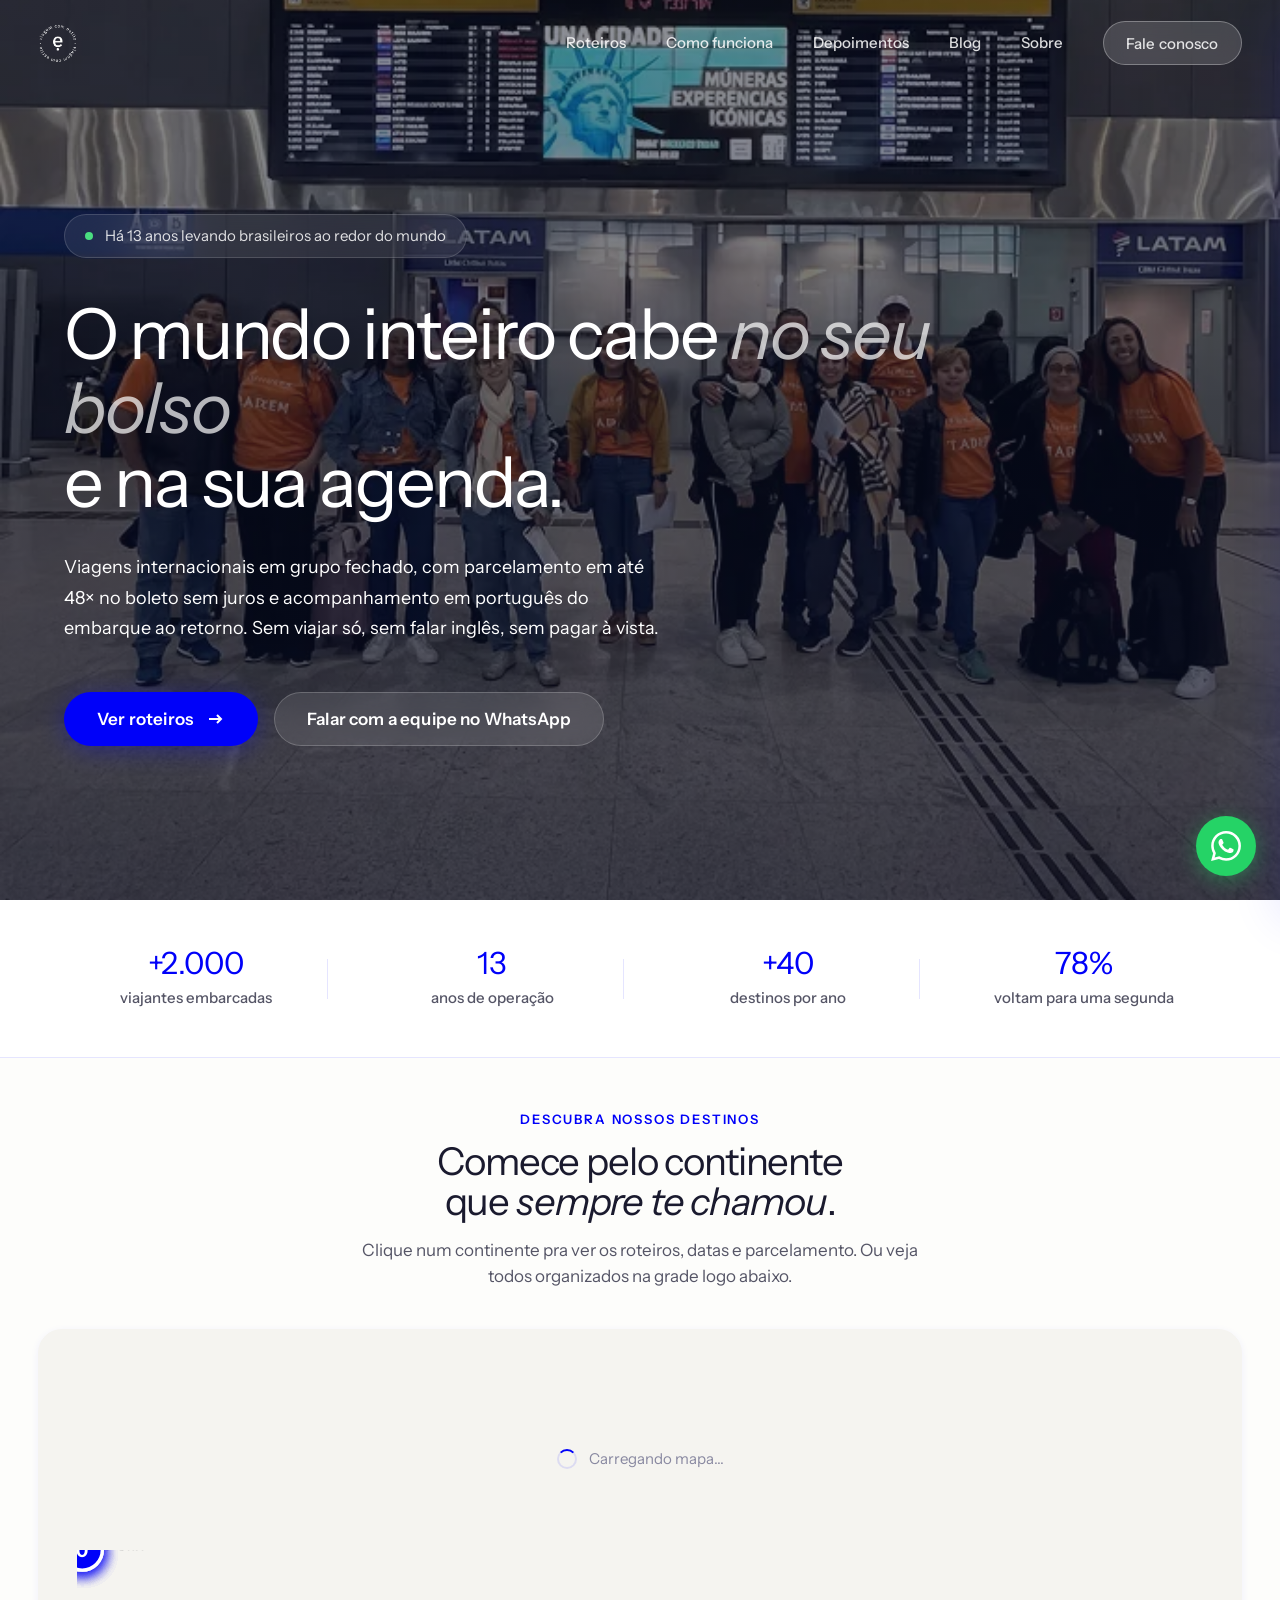
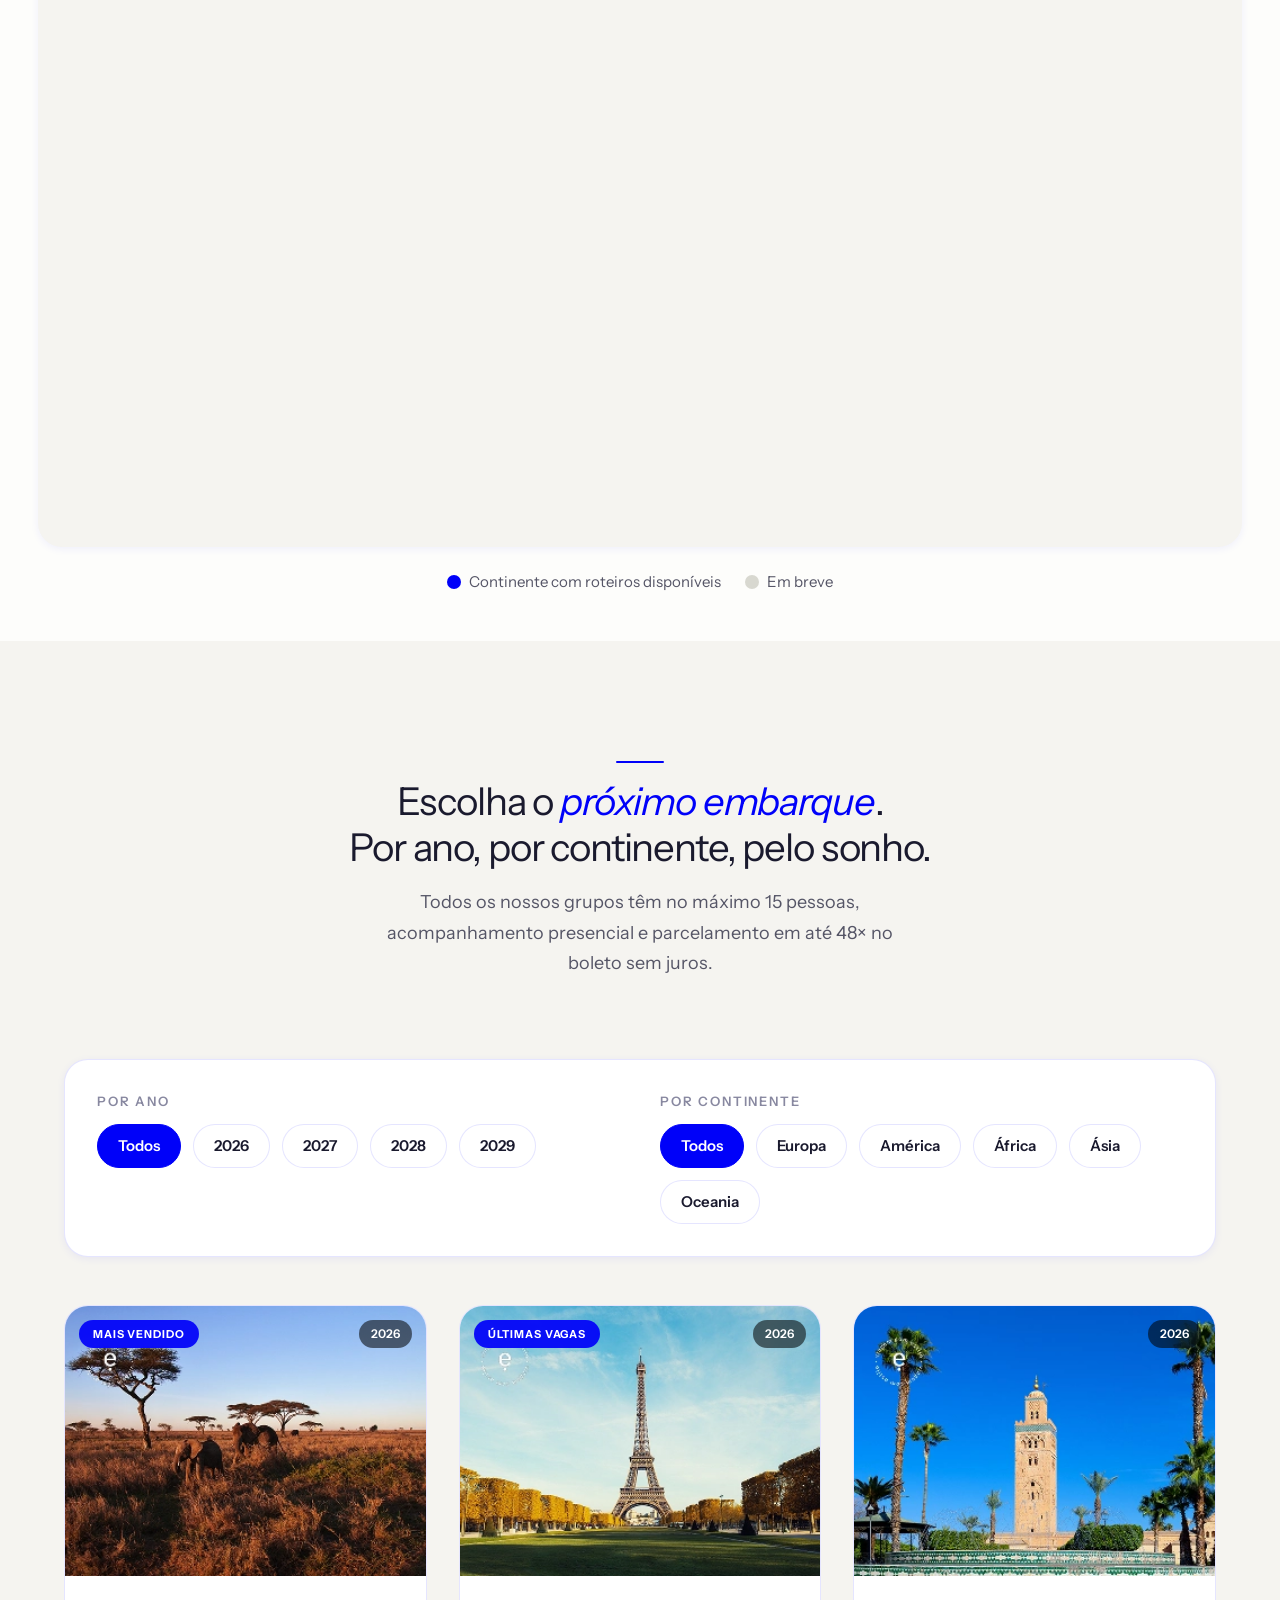
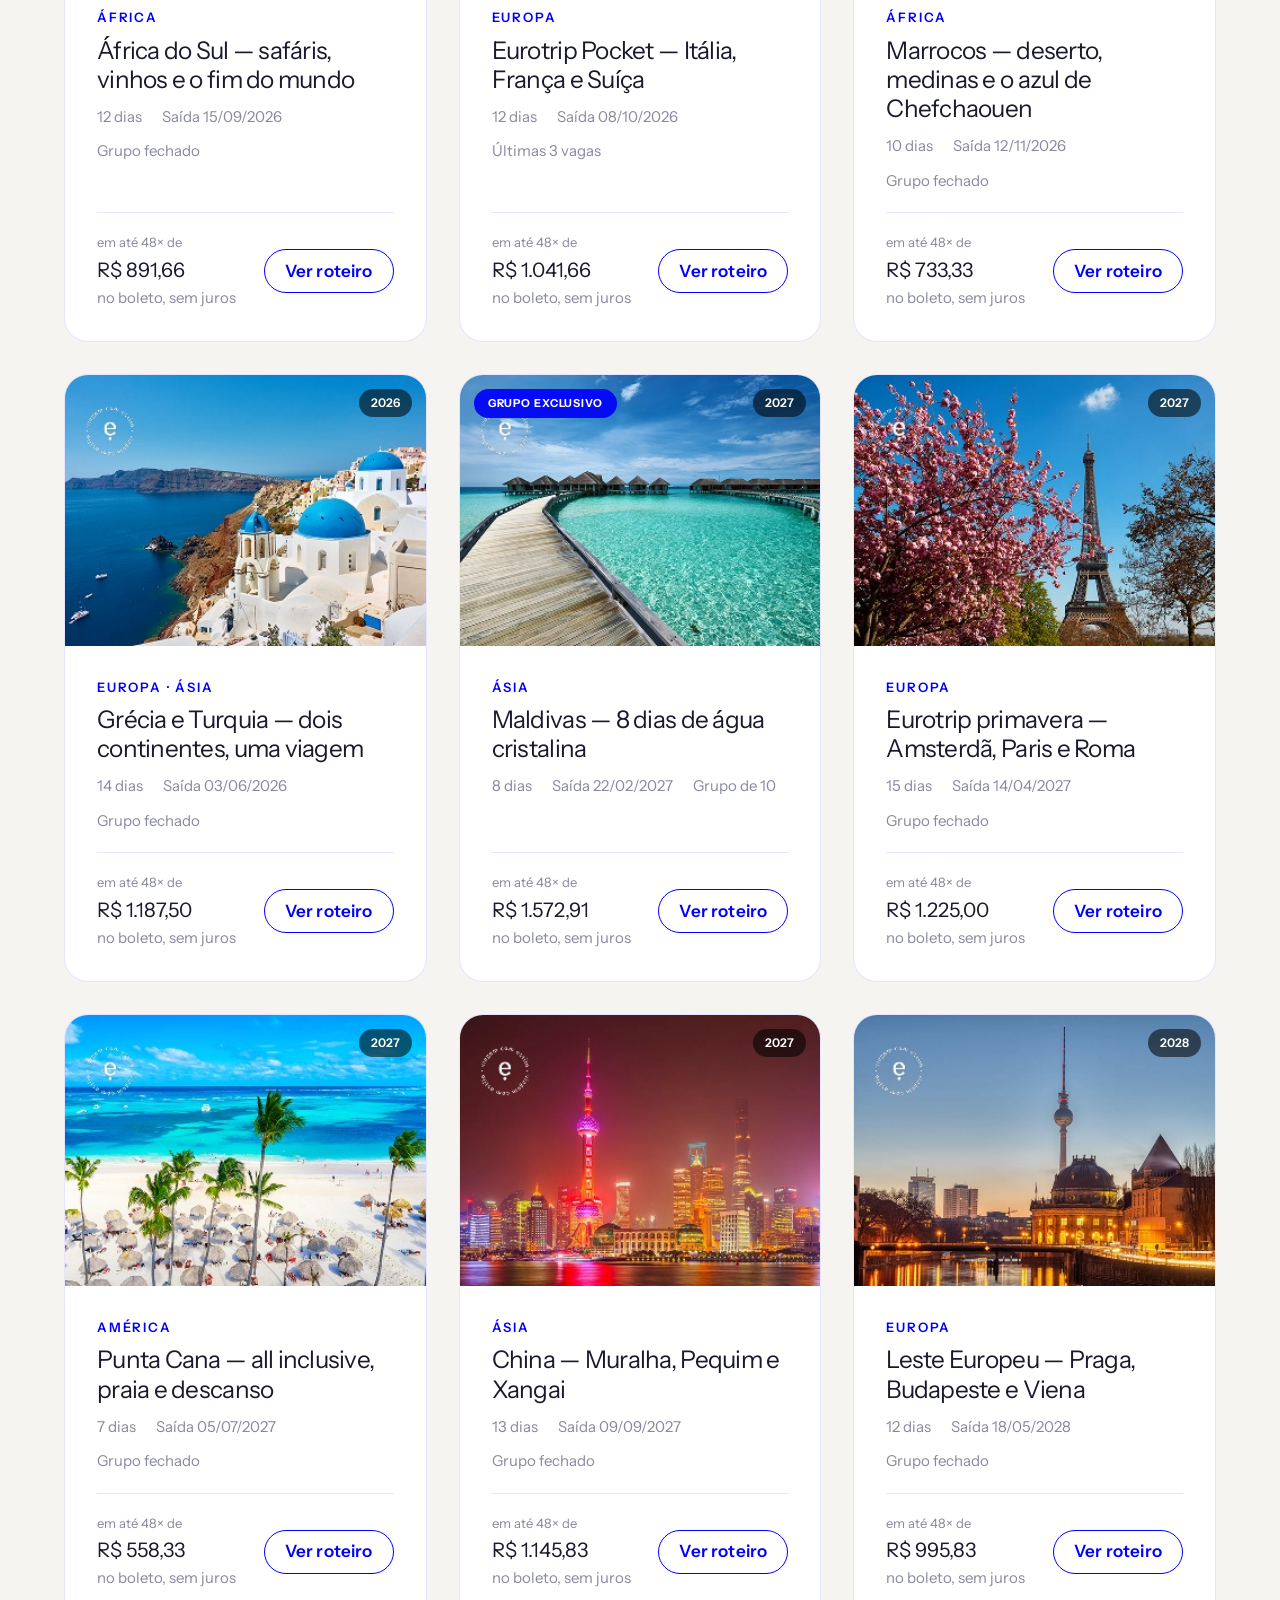
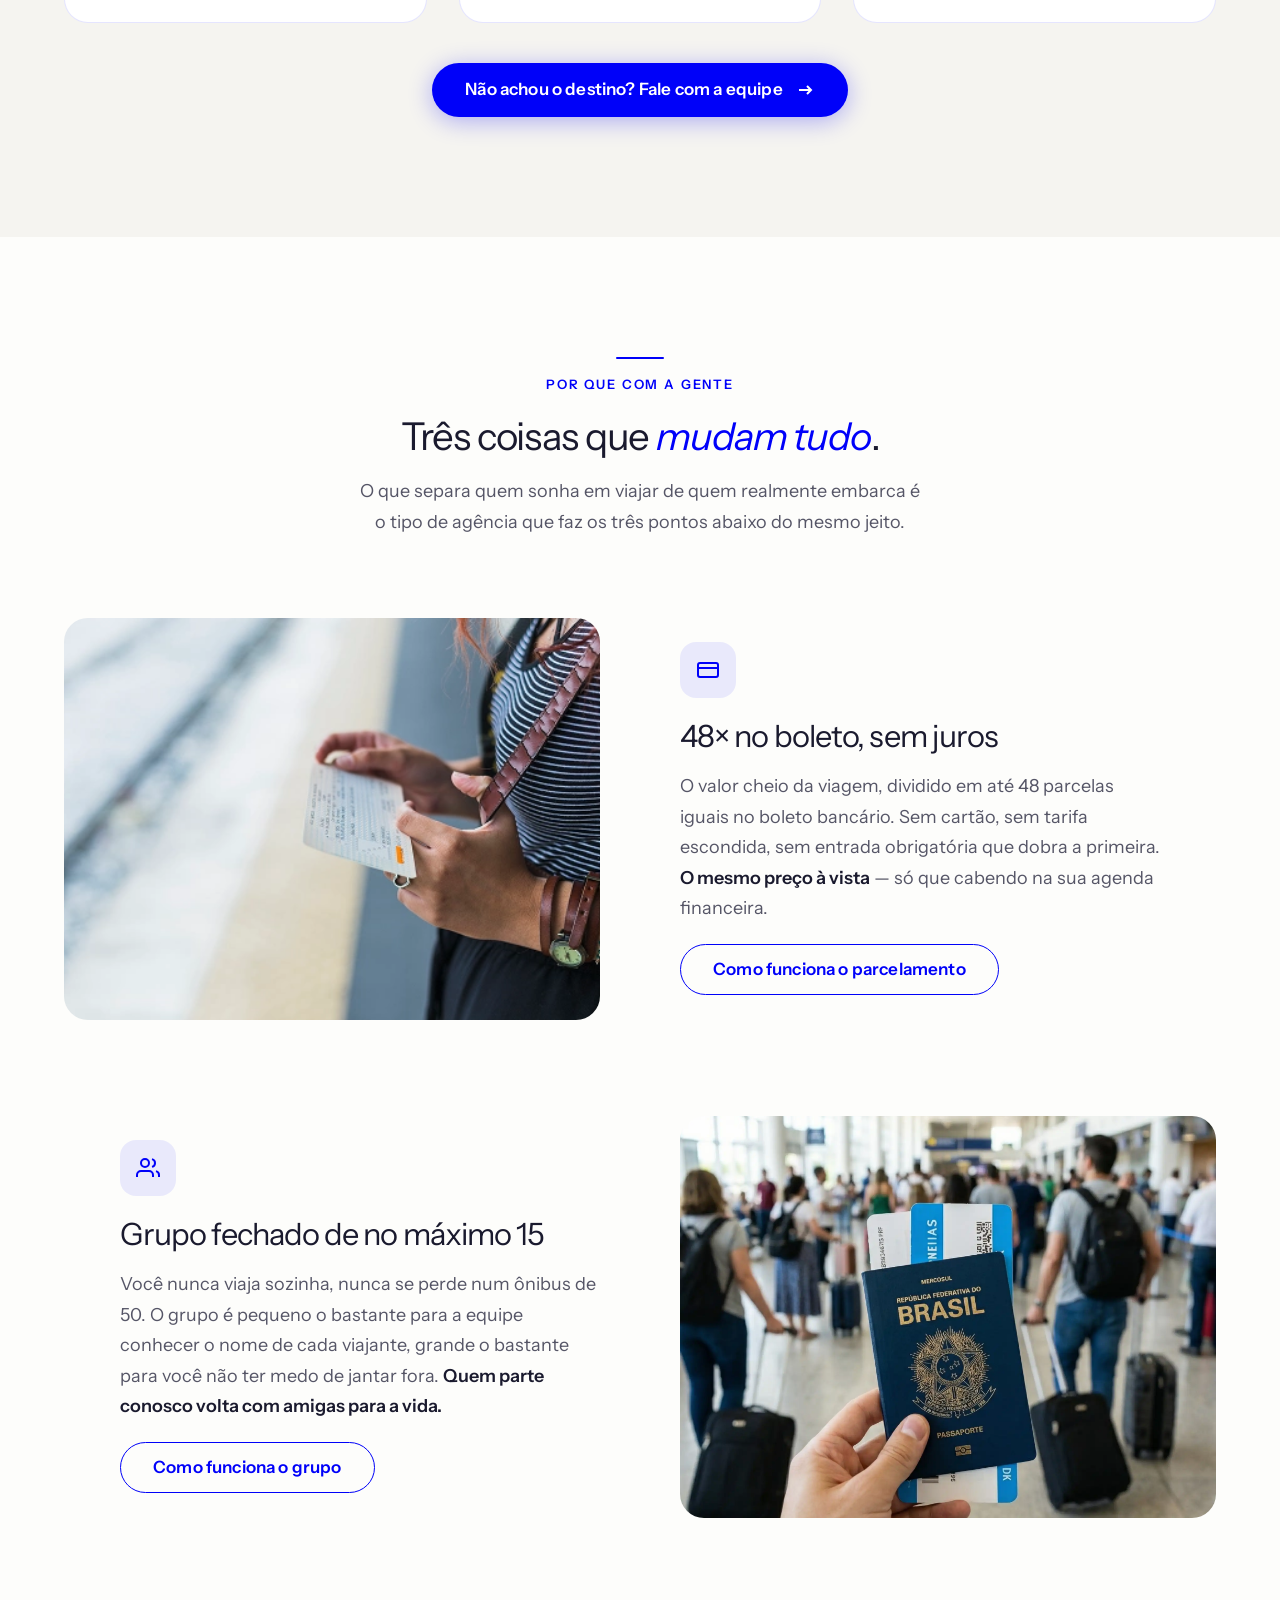
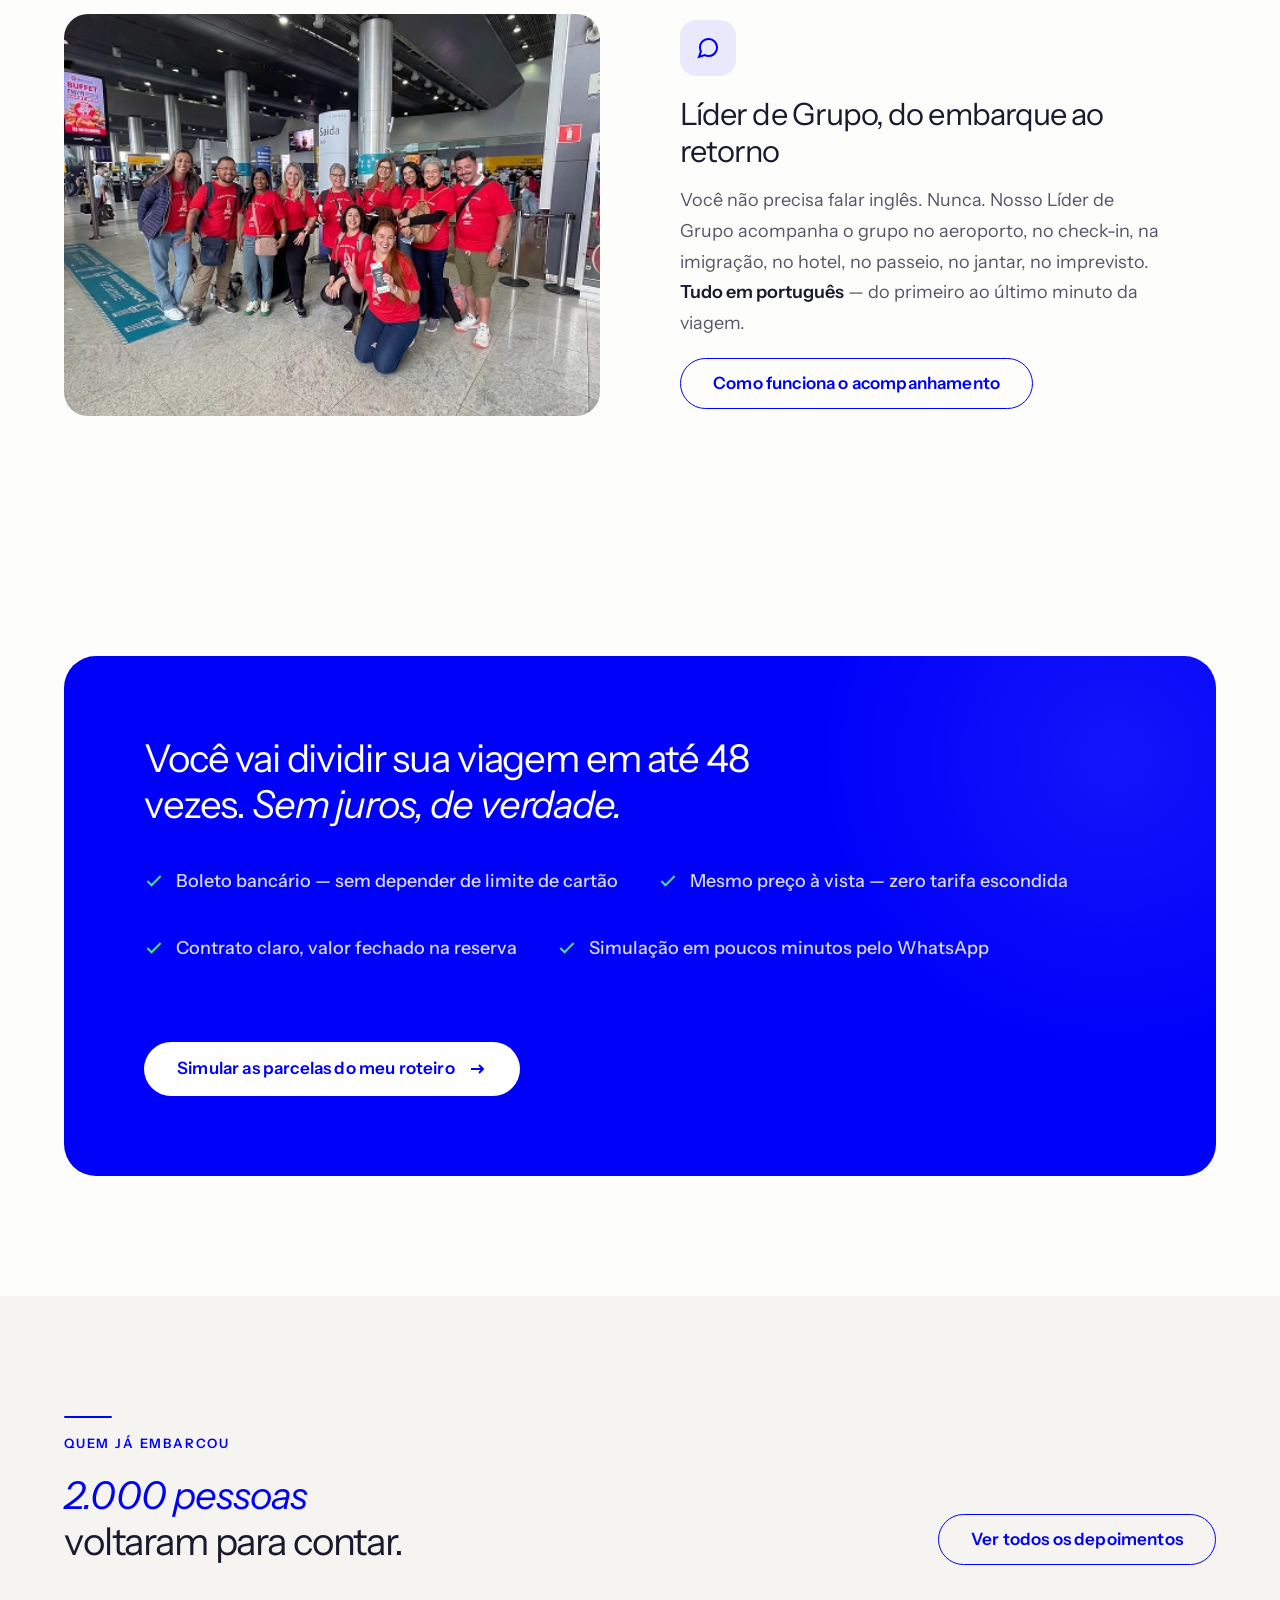
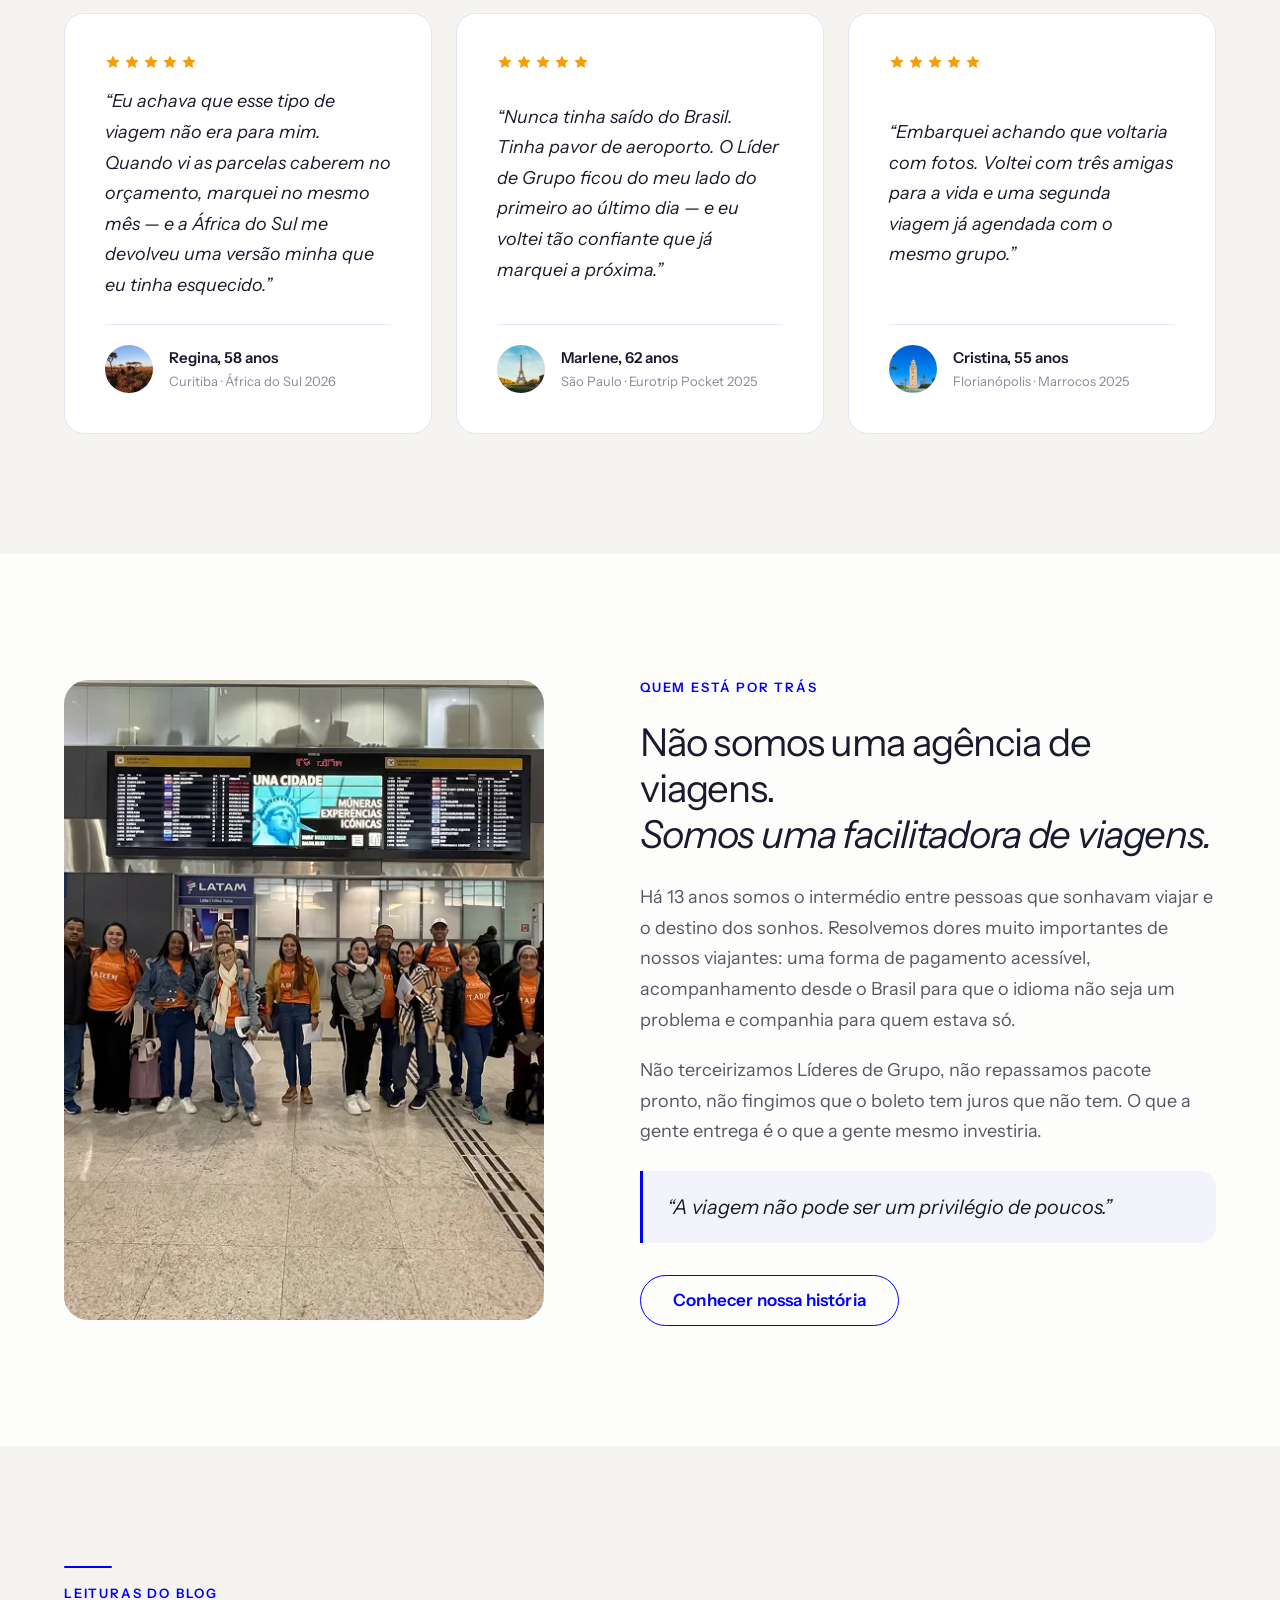
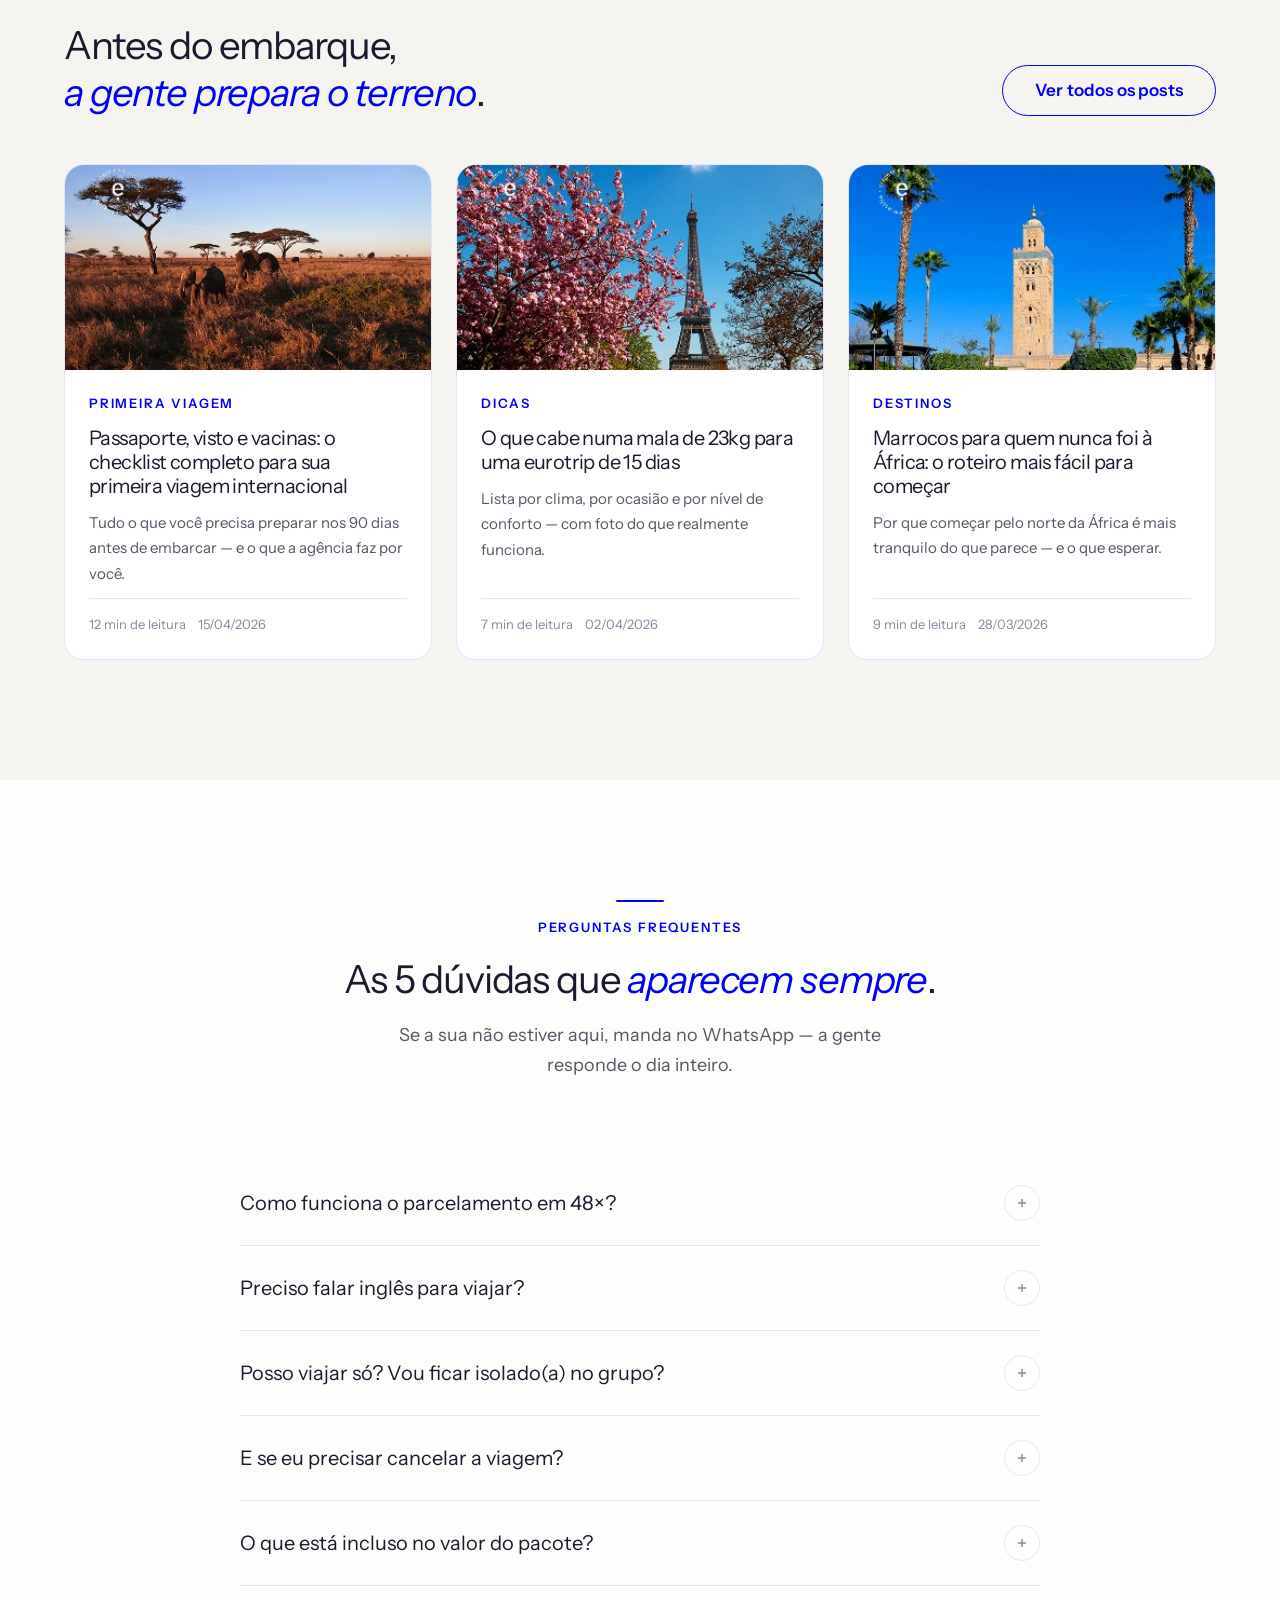
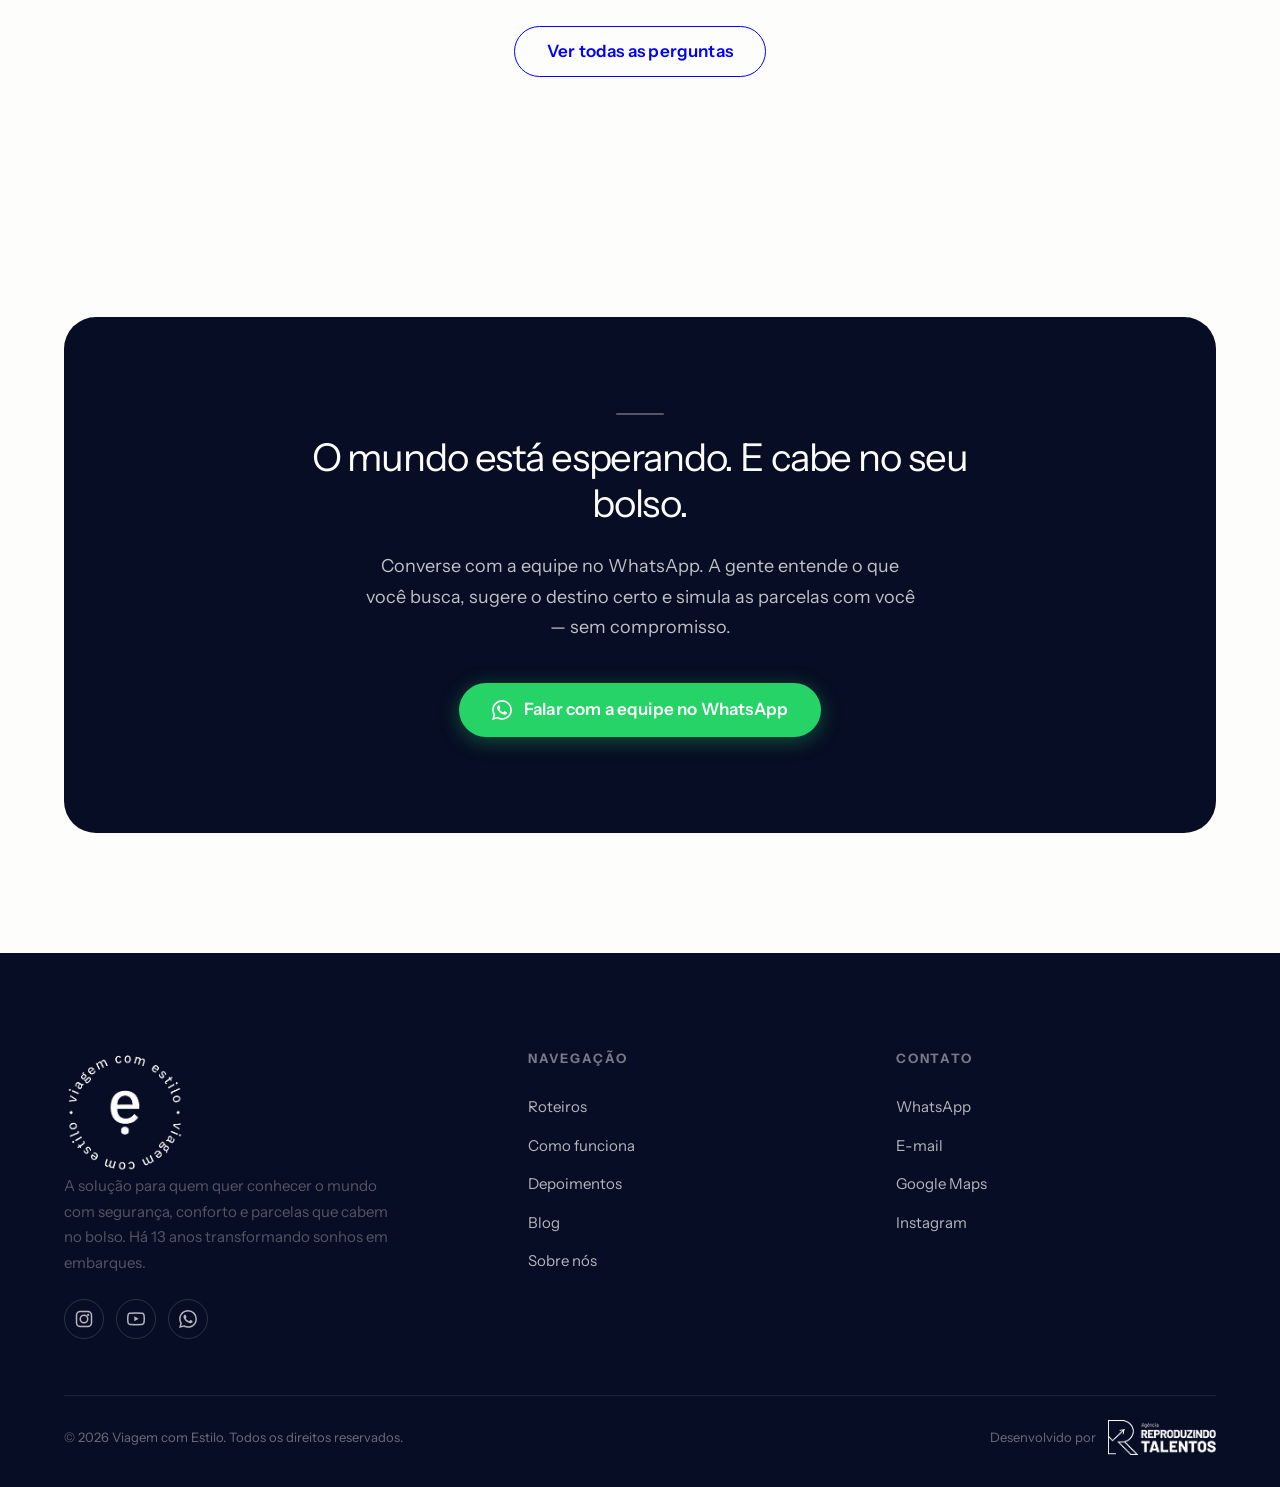
<file: index.html>
<!DOCTYPE html>
<html lang="pt-BR">

<head>
  <meta charset="UTF-8">
  <meta name="viewport" content="width=device-width, initial-scale=1.0">
  <title>Viagem com Estilo — Viagens internacionais em grupo, no boleto, com acompanhamento</title>
  <meta name="description"
    content="Roteiros em grupo fechado para brasileiros que querem conhecer o mundo. Parcele em até 48× no boleto sem juros, com Líder de Grupo que fala português do embarque ao retorno.">

  <link rel="preconnect" href="https://fonts.googleapis.com">
  <link rel="preconnect" href="https://fonts.gstatic.com" crossorigin>
  <link rel="stylesheet"
    href="https://fonts.googleapis.com/css2?family=Instrument+Sans:ital,wght@0,400;0,500;0,600;0,700;1,400;1,500&display=swap">

  <link rel="stylesheet" href="css/tokens.css">
  <link rel="stylesheet" href="css/base.css">
  <link rel="stylesheet" href="css/components.css">
  <link rel="stylesheet" href="css/pages.css">
  <link rel="stylesheet" href="prototipos/mapa/mapa.css">

  <style>
    /* ---------- PAGE-LOCAL — .page-home ----------
       Overrides específicos da home institucional.
       Se virar padrão, migra para components.css. */

    .page-home .hero__title { max-width: 900px; }

    /* Bloco de filtros + grid de roteiros */
    .page-home .roteiros-toolbar {
      display: grid;
      grid-template-columns: 1fr 1fr;
      gap: var(--space-8);
      margin-bottom: var(--space-9);
      padding: var(--space-7);
      background: var(--color-surface-white);
      border: 1px solid var(--color-border-subtle);
      border-radius: var(--radius-xl);
      box-shadow: var(--shadow-sm);
    }

    @media (max-width: 800px) {
      .page-home .roteiros-toolbar { grid-template-columns: 1fr; gap: var(--space-6); padding: var(--space-6); }
    }

    .page-home .roteiros-grid {
      display: grid;
      grid-template-columns: repeat(3, 1fr);
      gap: var(--space-7);
    }

    @media (max-width: 1024px) {
      .page-home .roteiros-grid { grid-template-columns: repeat(2, 1fr); }
    }

    @media (max-width: 700px) {
      .page-home .roteiros-grid { grid-template-columns: 1fr; gap: var(--space-6); }
    }

    .page-home .roteiros-empty {
      grid-column: 1 / -1;
      text-align: center;
      padding: var(--space-10);
      color: var(--color-text-secondary);
      font-size: var(--font-size-md);
      background: var(--color-surface-warm);
      border-radius: var(--radius-lg);
      display: none;
    }
    .page-home .roteiros-grid[data-empty="true"] .roteiros-empty { display: block; }

    .page-home .roteiros__footer {
      display: flex;
      justify-content: center;
      margin-top: var(--space-8);
    }

    /* Posts recentes — 3 colunas */
    .page-home .posts-grid {
      display: grid;
      grid-template-columns: repeat(3, 1fr);
      gap: var(--space-6);
    }
    @media (max-width: 900px) {
      .page-home .posts-grid { grid-template-columns: 1fr; }
    }

    /* Depoimentos preview — 3 colunas */
    .page-home .depoimentos-grid {
      display: grid;
      grid-template-columns: repeat(3, 1fr);
      gap: var(--space-6);
    }
    @media (max-width: 900px) {
      .page-home .depoimentos-grid { grid-template-columns: 1fr; }
    }

    /* Section header alinhado à esquerda com CTA à direita */
    .page-home .section-header--split {
      display: flex;
      align-items: flex-end;
      justify-content: space-between;
      gap: var(--space-6);
      text-align: left;
      margin-bottom: var(--space-9);
    }
    .page-home .section-header--split .section-title { max-width: 720px; }
    .page-home .section-header--split .section-line { margin-left: 0; }
    @media (max-width: 800px) {
      .page-home .section-header--split { flex-direction: column; align-items: flex-start; }
    }
  </style>
</head>

<body class="page-home">

  <!-- ========================================
       NAVBAR
       Componente: .navbar (components.css)
       Dinâmico (ACF Options Page): número WhatsApp, URL Instagram/YouTube
       ======================================== -->
  <nav class="navbar" id="navbar">
    <div class="navbar__inner">
      <a href="index.html" class="navbar__logo" aria-label="Viagem com Estilo — home">
        <img
          data-navbar-logo
          data-logo-light="midia/Logo - branca1.webp"
          data-logo-dark="midia/Logo - azul.webp"
          src="midia/Logo - branca1.webp"
          alt="Viagem com Estilo">
      </a>

      <div class="navbar__links" id="navbar-links">
        <a href="#roteiros" aria-current="page">Roteiros</a>
        <a href="como-funciona.html">Como funciona</a>
        <a href="depoimentos.html">Depoimentos</a>
        <a href="blog.html">Blog</a>
        <a href="sobre.html">Sobre</a>
        <a href="https://wa.me/<!-- WHATSAPP_NUMBER -->" target="_blank" rel="noopener" class="navbar__cta btn">
          Fale conosco
        </a>
      </div>

      <button class="navbar__toggle" aria-label="Abrir menu" aria-controls="navbar-links" aria-expanded="false">
        <span></span><span></span><span></span>
      </button>
    </div>
  </nav>


  <main>

    <!-- ========================================
         1. HERO
         Componente: .hero (components.css)
         Fixo: estrutura, CTA WhatsApp
         Dinâmico (ACF Options Page): vídeo/imagem de fundo, título, subtítulo
         ======================================== -->
    <section class="hero" aria-labelledby="hero-title">
      <div class="hero__bg">
        <!-- Hero em vídeo. Poster = primeiro frame visível antes do MP4 carregar /
             fallback acessível pra reduce-motion. autoplay+muted+playsinline são
             obrigatórios pra reprodução automática em mobile. -->
        <video autoplay muted loop playsinline preload="auto"
               poster="midia/Foto - Embarque.webp"
               aria-hidden="true"
               width="2400" height="1400">
          <source src="https://raw.githubusercontent.com/Marcos083/site-assets/refs/heads/main/background-hero.mp4" type="video/mp4">
          <!-- Fallback pra navegador sem suporte ou conexão lenta -->
          <img src="midia/Foto - Embarque.webp" alt="" width="2400" height="1400">
        </video>
      </div>
      <div class="hero__overlay"></div>

      <div class="hero__content">
        <div class="hero__badge">
          <span class="hero__badge-dot" aria-hidden="true"></span>
          <span>Há 13 anos levando brasileiros ao redor do mundo</span>
        </div>

        <h1 class="hero__title" id="hero-title">
          O mundo inteiro cabe <em>no seu bolso</em><br>
          e na sua agenda.
        </h1>

        <p class="hero__sub">
          Viagens internacionais em grupo fechado, com parcelamento em até 48× no boleto sem juros
          e acompanhamento em português do embarque ao retorno. Sem viajar só, sem falar inglês,
          sem pagar à vista.
        </p>

        <div class="hero__actions">
          <a href="#roteiros" class="btn btn--primary">
            Ver roteiros
            <svg class="btn__arrow" viewBox="0 0 20 20" fill="none" stroke="currentColor" stroke-width="2"
              aria-hidden="true">
              <path d="M4 10h12M12 6l4 4-4 4" />
            </svg>
          </a>
          <a href="https://wa.me/<!-- WHATSAPP_NUMBER -->" target="_blank" rel="noopener"
            class="btn btn--ghost">
            Falar com a equipe no WhatsApp
          </a>
        </div>
      </div>
    </section>


    <!-- ========================================
         2. TRUST BAR — números reais
         Componente: .trust-bar (components.css)
         Dinâmico (ACF Options Page): numeros_trust_bar (viajantes, anos, destinos, retorno)
         Placeholders a substituir com dados reais — ver assets-pendentes.md.
         ======================================== -->
    <section class="trust-bar" aria-label="Números da Viagem com Estilo">
      <div class="container">
        <div class="trust-bar__inner">
          <div class="trust-item">
            <div class="trust-item__number" data-count="2000">+2.000</div>
            <div class="trust-item__label">viajantes embarcadas</div>
          </div>
          <div class="trust-item">
            <div class="trust-item__number" data-count="13">13</div>
            <div class="trust-item__label">anos de operação</div>
          </div>
          <div class="trust-item">
            <div class="trust-item__number" data-count="40">+40</div>
            <div class="trust-item__label">destinos por ano</div>
          </div>
          <div class="trust-item">
            <div class="trust-item__number" data-count="78">78%</div>
            <div class="trust-item__label">voltam para uma segunda</div>
          </div>
        </div>
      </div>
    </section>


    <!-- ========================================
         3. MAPA INTERATIVO — descoberta por continente
         Componente: .mapa-interativo (prototipos/mapa/mapa.css)
         JS:    prototipos/mapa/{data.js, continents-iso.js, mapa.js (module)}
         Fixo:  estrutura SVG, título, legenda
         Dinâmico:
           - Geometria: Natural Earth 110m (d3-geo + topojson via CDN — protótipo;
                        em produção, baixar topologia + ISO mapping localmente)
           - Lista de roteiros: window.VCE_MAPA_DATA (mock no protótipo;
                        em produção via REST do WP — /wp-json/vce/v1/roteiros)
         Posição: depois do trust-bar, antes do grid filtrável.
         O mapa é alternativa visual ao grid abaixo.
         ======================================== -->
    <section class="mapa-interativo" aria-labelledby="mapa-title">
      <div class="mapa-interativo__container">

        <header class="mapa-interativo__header">
          <span class="mapa-interativo__label">Descubra nossos destinos</span>
          <h2 class="mapa-interativo__title" id="mapa-title">
            Comece pelo continente que <em>sempre te chamou</em>.
          </h2>
          <p class="mapa-interativo__lead">
            Clique num continente pra ver os roteiros, datas e parcelamento. Ou veja todos
            organizados na grade logo abaixo.
          </p>
        </header>

        <div class="mapa-interativo__stage">
          <div class="mapa-svg__loading" data-mapa-loading>
            <span class="mapa-svg__loading-spinner" aria-hidden="true"></span>
            <span>Carregando mapa…</span>
          </div>

          <svg
            data-mapa-svg
            class="mapa-svg"
            viewBox="0 0 1000 500"
            preserveAspectRatio="xMidYMid meet"
            xmlns="http://www.w3.org/2000/svg"
            role="group"
            aria-label="Mapa-múndi interativo com seis continentes"
            hidden>

            <title>Mapa-múndi — clique num continente para ver os roteiros</title>

            <rect class="mapa-svg__ocean" x="0" y="0" width="1000" height="500" />

            <g class="mapa-svg__zoom" data-mapa-zoom>
              <g data-continent-paths></g>

              <g class="mapa-svg__labels">
                <text class="mapa-svg__label" data-label="america-norte">América do Norte</text>
                <text class="mapa-svg__label" data-label="america-central">América Central</text>
                <text class="mapa-svg__label" data-label="america-sul">América do Sul</text>
                <text class="mapa-svg__label" data-label="europa">Europa</text>
                <text class="mapa-svg__label" data-label="africa">África</text>
                <text class="mapa-svg__label" data-label="asia">Ásia</text>
                <text class="mapa-svg__label" data-label="oceania">Oceania</text>
              </g>

              <g class="mapa-svg__badge" data-badge="america-norte">
                <circle class="mapa-svg__badge-bg" r="18" />
                <text class="mapa-svg__badge-text">0</text>
              </g>
              <g class="mapa-svg__badge" data-badge="america-central">
                <circle class="mapa-svg__badge-bg" r="18" />
                <text class="mapa-svg__badge-text">0</text>
              </g>
              <g class="mapa-svg__badge" data-badge="america-sul">
                <circle class="mapa-svg__badge-bg" r="18" />
                <text class="mapa-svg__badge-text">0</text>
              </g>
              <g class="mapa-svg__badge" data-badge="europa">
                <circle class="mapa-svg__badge-bg" r="18" />
                <text class="mapa-svg__badge-text">0</text>
              </g>
              <g class="mapa-svg__badge" data-badge="africa">
                <circle class="mapa-svg__badge-bg" r="18" />
                <text class="mapa-svg__badge-text">0</text>
              </g>
              <g class="mapa-svg__badge" data-badge="asia">
                <circle class="mapa-svg__badge-bg" r="18" />
                <text class="mapa-svg__badge-text">0</text>
              </g>
              <g class="mapa-svg__badge" data-badge="oceania">
                <circle class="mapa-svg__badge-bg" r="18" />
                <text class="mapa-svg__badge-text">0</text>
              </g>
            </g>
          </svg>
        </div>

        <div class="mapa-interativo__legend" aria-hidden="true">
          <span class="mapa-interativo__legend-item">
            <span class="mapa-interativo__legend-dot"></span>
            Continente com roteiros disponíveis
          </span>
          <span class="mapa-interativo__legend-item">
            <span class="mapa-interativo__legend-dot mapa-interativo__legend-dot--muted"></span>
            Em breve
          </span>
        </div>
      </div>
    </section>


    <!-- ========================================
         4. ROTEIROS — GRID FILTRÁVEL por ano + continente
         Componente: .card-roteiro + .filter-chips (components.css)
         JS: js/ui.js #5 (filtro vive em data-filter-root)
         Fixo: estrutura dos filtros
         Dinâmico (CMS — Destino):
           - lista de roteiros (post-type `destino`)
           - taxonomias: `ano`, `continente`
           - campos: hero_imagem, titulo, duracao_dias, continente,
                     valor_total, parcelas, valor_parcela, selo_destaque
         ======================================== -->
    <section class="section section--warm" id="roteiros" aria-labelledby="roteiros-title">
      <div class="container">
        <header class="section-header">
          <span class="section-line section-line--center" aria-hidden="true"></span>
          <h2 class="section-title" id="roteiros-title" style="margin-top:var(--space-4);">
            Escolha o <em>próximo embarque</em>.<br>
            Por ano, por continente, pelo sonho.
          </h2>
          <p class="section-subtitle" style="margin-inline: auto;">
            Todos os nossos grupos têm no máximo 15 pessoas, acompanhamento presencial e
            parcelamento em até 48× no boleto sem juros.
          </p>
        </header>

        <!-- [SEÇÃO: filtros + grid da home]
             Componente: .filter-chips + .card-roteiro (components.css)
             JS: js/ui.js #5 — filtra [data-card-roteiro] por data-ano / data-continente
             Fixo: rótulos "Ano" / "Continente", chip "Todos"
             Dinâmico: opções geradas a partir das taxonomias `ano` e `continente` -->
        <div data-filter-root>
        <div class="roteiros-toolbar">
          <div class="filter-chips__group" role="group" aria-label="Filtrar por ano">
            <span class="filter-chips__label">Por ano</span>
            <div class="filter-chips__list">
              <button type="button" class="chip is-active" data-filter="ano" data-value="todos">Todos</button>
              <button type="button" class="chip" data-filter="ano" data-value="2026">2026</button>
              <button type="button" class="chip" data-filter="ano" data-value="2027">2027</button>
              <button type="button" class="chip" data-filter="ano" data-value="2028">2028</button>
              <button type="button" class="chip" data-filter="ano" data-value="2029">2029</button>
            </div>
          </div>

          <div class="filter-chips__group" role="group" aria-label="Filtrar por continente">
            <span class="filter-chips__label">Por continente</span>
            <div class="filter-chips__list">
              <button type="button" class="chip is-active" data-filter="continente" data-value="todos">Todos</button>
              <button type="button" class="chip" data-filter="continente" data-value="europa">Europa</button>
              <button type="button" class="chip" data-filter="continente" data-value="america">América</button>
              <button type="button" class="chip" data-filter="continente" data-value="africa">África</button>
              <button type="button" class="chip" data-filter="continente" data-value="asia">Ásia</button>
              <button type="button" class="chip" data-filter="continente" data-value="oceania">Oceania</button>
            </div>
          </div>

        </div>

        <div class="roteiros-grid">
          <!-- [REPETIDOR: card-roteiro]
               Componente: .card-roteiro (components.css)
               Fixo: estrutura do card (imagem, badges, nome, meta, preço)
               Dinâmico (CMS — Destino, loop):
                 - ano, continente → data-attributes (para filtro)
                 - hero_imagem, titulo, continente, duracao_dias
                 - data_saida (formatada), valor_total, parcelas, valor_parcela
                 - selo_destaque (se preenchido) → .card-roteiro__badge
          -->

          <!-- 1. África do Sul -->
          <article class="card-roteiro" data-card-roteiro data-ano="2026" data-continente="africa">
            <a href="destino.html" class="card-roteiro__image">
              <span class="card-roteiro__badge">Mais vendido</span>
              <span class="card-roteiro__year">2026</span>
              <img src="midia/Africa do Sul.webp" alt="África do Sul — Cidade do Cabo, safáris e rota dos vinhos"
                loading="lazy" width="800" height="600">
            </a>
            <div class="card-roteiro__body">
              <div>
                <div class="card-roteiro__cluster">África</div>
                <h3 class="card-roteiro__name"><a href="destino.html">África do Sul — safáris, vinhos e o fim do mundo</a></h3>
                <div class="card-roteiro__meta">
                  <span>12 dias</span>
                  <span>Saída 15/09/2026</span>
                  <span>Grupo fechado</span>
                </div>
              </div>
              <div class="card-roteiro__footer">
                <div class="card-roteiro__price">
                  <span class="card-roteiro__price-hint">em até 48× de</span>
                  <span class="card-roteiro__price-value">R$ 891,66</span>
                  <span class="card-roteiro__price-period">no boleto, sem juros</span>
                </div>
                <a href="destino.html" class="btn btn--outline" style="padding: 10px 20px; min-height: 44px;">Ver roteiro</a>
              </div>
            </div>
          </article>

          <!-- 2. Eurotrip Pocket -->
          <article class="card-roteiro" data-card-roteiro data-ano="2026" data-continente="europa">
            <a href="destino.html" class="card-roteiro__image">
              <span class="card-roteiro__badge">Últimas vagas</span>
              <span class="card-roteiro__year">2026</span>
              <img src="midia/Eurotrip Pocket.webp" alt="Eurotrip Pocket — Itália, França e Suíça em 12 dias"
                loading="lazy" width="800" height="600">
            </a>
            <div class="card-roteiro__body">
              <div>
                <div class="card-roteiro__cluster">Europa</div>
                <h3 class="card-roteiro__name"><a href="destino.html">Eurotrip Pocket — Itália, França e Suíça</a></h3>
                <div class="card-roteiro__meta">
                  <span>12 dias</span>
                  <span>Saída 08/10/2026</span>
                  <span>Últimas 3 vagas</span>
                </div>
              </div>
              <div class="card-roteiro__footer">
                <div class="card-roteiro__price">
                  <span class="card-roteiro__price-hint">em até 48× de</span>
                  <span class="card-roteiro__price-value">R$ 1.041,66</span>
                  <span class="card-roteiro__price-period">no boleto, sem juros</span>
                </div>
                <a href="destino.html" class="btn btn--outline" style="padding: 10px 20px; min-height: 44px;">Ver roteiro</a>
              </div>
            </div>
          </article>

          <!-- 3. Marrocos -->
          <article class="card-roteiro" data-card-roteiro data-ano="2026" data-continente="africa">
            <a href="destino.html" class="card-roteiro__image">
              <span class="card-roteiro__year">2026</span>
              <img src="midia/Marrocos.webp" alt="Marrocos — Marrakech, deserto e Chefchaouen"
                loading="lazy" width="800" height="600">
            </a>
            <div class="card-roteiro__body">
              <div>
                <div class="card-roteiro__cluster">África</div>
                <h3 class="card-roteiro__name"><a href="destino.html">Marrocos — deserto, medinas e o azul de Chefchaouen</a></h3>
                <div class="card-roteiro__meta">
                  <span>10 dias</span>
                  <span>Saída 12/11/2026</span>
                  <span>Grupo fechado</span>
                </div>
              </div>
              <div class="card-roteiro__footer">
                <div class="card-roteiro__price">
                  <span class="card-roteiro__price-hint">em até 48× de</span>
                  <span class="card-roteiro__price-value">R$ 733,33</span>
                  <span class="card-roteiro__price-period">no boleto, sem juros</span>
                </div>
                <a href="destino.html" class="btn btn--outline" style="padding: 10px 20px; min-height: 44px;">Ver roteiro</a>
              </div>
            </div>
          </article>

          <!-- 4. Grécia e Turquia -->
          <article class="card-roteiro" data-card-roteiro data-ano="2026" data-continente="europa">
            <a href="destino.html" class="card-roteiro__image">
              <span class="card-roteiro__year">2026</span>
              <img src="midia/Grécia e Turquia.webp" alt="Grécia e Turquia — Atenas, Santorini, Capadócia e Istambul"
                loading="lazy" width="800" height="600">
            </a>
            <div class="card-roteiro__body">
              <div>
                <div class="card-roteiro__cluster">Europa · Ásia</div>
                <h3 class="card-roteiro__name"><a href="destino.html">Grécia e Turquia — dois continentes, uma viagem</a></h3>
                <div class="card-roteiro__meta">
                  <span>14 dias</span>
                  <span>Saída 03/06/2026</span>
                  <span>Grupo fechado</span>
                </div>
              </div>
              <div class="card-roteiro__footer">
                <div class="card-roteiro__price">
                  <span class="card-roteiro__price-hint">em até 48× de</span>
                  <span class="card-roteiro__price-value">R$ 1.187,50</span>
                  <span class="card-roteiro__price-period">no boleto, sem juros</span>
                </div>
                <a href="destino.html" class="btn btn--outline" style="padding: 10px 20px; min-height: 44px;">Ver roteiro</a>
              </div>
            </div>
          </article>

          <!-- 5. Maldivas -->
          <article class="card-roteiro" data-card-roteiro data-ano="2027" data-continente="asia">
            <a href="destino.html" class="card-roteiro__image">
              <span class="card-roteiro__badge">Grupo exclusivo</span>
              <span class="card-roteiro__year">2027</span>
              <img src="midia/Maldivas.webp" alt="Maldivas — bangalôs sobre a água e snorkel"
                loading="lazy" width="800" height="600">
            </a>
            <div class="card-roteiro__body">
              <div>
                <div class="card-roteiro__cluster">Ásia</div>
                <h3 class="card-roteiro__name"><a href="destino.html">Maldivas — 8 dias de água cristalina</a></h3>
                <div class="card-roteiro__meta">
                  <span>8 dias</span>
                  <span>Saída 22/02/2027</span>
                  <span>Grupo de 10</span>
                </div>
              </div>
              <div class="card-roteiro__footer">
                <div class="card-roteiro__price">
                  <span class="card-roteiro__price-hint">em até 48× de</span>
                  <span class="card-roteiro__price-value">R$ 1.572,91</span>
                  <span class="card-roteiro__price-period">no boleto, sem juros</span>
                </div>
                <a href="destino.html" class="btn btn--outline" style="padding: 10px 20px; min-height: 44px;">Ver roteiro</a>
              </div>
            </div>
          </article>

          <!-- 6. Eurotrip primavera -->
          <article class="card-roteiro" data-card-roteiro data-ano="2027" data-continente="europa">
            <a href="destino.html" class="card-roteiro__image">
              <span class="card-roteiro__year">2027</span>
              <img src="midia/Eurotrip primavera.webp" alt="Eurotrip primavera — Amsterdã, Paris e Roma em flor"
                loading="lazy" width="800" height="600">
            </a>
            <div class="card-roteiro__body">
              <div>
                <div class="card-roteiro__cluster">Europa</div>
                <h3 class="card-roteiro__name"><a href="destino.html">Eurotrip primavera — Amsterdã, Paris e Roma</a></h3>
                <div class="card-roteiro__meta">
                  <span>15 dias</span>
                  <span>Saída 14/04/2027</span>
                  <span>Grupo fechado</span>
                </div>
              </div>
              <div class="card-roteiro__footer">
                <div class="card-roteiro__price">
                  <span class="card-roteiro__price-hint">em até 48× de</span>
                  <span class="card-roteiro__price-value">R$ 1.225,00</span>
                  <span class="card-roteiro__price-period">no boleto, sem juros</span>
                </div>
                <a href="destino.html" class="btn btn--outline" style="padding: 10px 20px; min-height: 44px;">Ver roteiro</a>
              </div>
            </div>
          </article>

          <!-- 7. Punta Cana -->
          <article class="card-roteiro" data-card-roteiro data-ano="2027" data-continente="america">
            <a href="destino.html" class="card-roteiro__image">
              <span class="card-roteiro__year">2027</span>
              <img src="midia/Punta Cana.webp" alt="Punta Cana — all inclusive, praia e descanso"
                loading="lazy" width="800" height="600">
            </a>
            <div class="card-roteiro__body">
              <div>
                <div class="card-roteiro__cluster">América</div>
                <h3 class="card-roteiro__name"><a href="destino.html">Punta Cana — all inclusive, praia e descanso</a></h3>
                <div class="card-roteiro__meta">
                  <span>7 dias</span>
                  <span>Saída 05/07/2027</span>
                  <span>Grupo fechado</span>
                </div>
              </div>
              <div class="card-roteiro__footer">
                <div class="card-roteiro__price">
                  <span class="card-roteiro__price-hint">em até 48× de</span>
                  <span class="card-roteiro__price-value">R$ 558,33</span>
                  <span class="card-roteiro__price-period">no boleto, sem juros</span>
                </div>
                <a href="destino.html" class="btn btn--outline" style="padding: 10px 20px; min-height: 44px;">Ver roteiro</a>
              </div>
            </div>
          </article>

          <!-- 8. China -->
          <article class="card-roteiro" data-card-roteiro data-ano="2027" data-continente="asia">
            <a href="destino.html" class="card-roteiro__image">
              <span class="card-roteiro__year">2027</span>
              <img src="midia/China.webp" alt="China — Pequim, Xangai e Muralha"
                loading="lazy" width="800" height="600">
            </a>
            <div class="card-roteiro__body">
              <div>
                <div class="card-roteiro__cluster">Ásia</div>
                <h3 class="card-roteiro__name"><a href="destino.html">China — Muralha, Pequim e Xangai</a></h3>
                <div class="card-roteiro__meta">
                  <span>13 dias</span>
                  <span>Saída 09/09/2027</span>
                  <span>Grupo fechado</span>
                </div>
              </div>
              <div class="card-roteiro__footer">
                <div class="card-roteiro__price">
                  <span class="card-roteiro__price-hint">em até 48× de</span>
                  <span class="card-roteiro__price-value">R$ 1.145,83</span>
                  <span class="card-roteiro__price-period">no boleto, sem juros</span>
                </div>
                <a href="destino.html" class="btn btn--outline" style="padding: 10px 20px; min-height: 44px;">Ver roteiro</a>
              </div>
            </div>
          </article>

          <!-- 9. Leste Europeu -->
          <article class="card-roteiro" data-card-roteiro data-ano="2028" data-continente="europa">
            <a href="destino.html" class="card-roteiro__image">
              <span class="card-roteiro__year">2028</span>
              <img src="midia/Leste Europeu.webp" alt="Leste Europeu — Praga, Budapeste e Viena"
                loading="lazy" width="800" height="600">
            </a>
            <div class="card-roteiro__body">
              <div>
                <div class="card-roteiro__cluster">Europa</div>
                <h3 class="card-roteiro__name"><a href="destino.html">Leste Europeu — Praga, Budapeste e Viena</a></h3>
                <div class="card-roteiro__meta">
                  <span>12 dias</span>
                  <span>Saída 18/05/2028</span>
                  <span>Grupo fechado</span>
                </div>
              </div>
              <div class="card-roteiro__footer">
                <div class="card-roteiro__price">
                  <span class="card-roteiro__price-hint">em até 48× de</span>
                  <span class="card-roteiro__price-value">R$ 995,83</span>
                  <span class="card-roteiro__price-period">no boleto, sem juros</span>
                </div>
                <a href="destino.html" class="btn btn--outline" style="padding: 10px 20px; min-height: 44px;">Ver roteiro</a>
              </div>
            </div>
          </article>

          <div class="roteiros-empty">
            Nenhum roteiro encontrado para esta combinação de filtros.
            Tente outra combinação ou <a href="https://wa.me/<!-- WHATSAPP_NUMBER -->" target="_blank" rel="noopener">fale com a equipe no WhatsApp</a>.
          </div>
        </div>
        </div><!-- /[data-filter-root] -->

        <div class="roteiros__footer">
          <a href="https://wa.me/<!-- WHATSAPP_NUMBER -->" target="_blank" rel="noopener"
            class="btn btn--primary">
            Não achou o destino? Fale com a equipe
            <svg class="btn__arrow" viewBox="0 0 20 20" fill="none" stroke="currentColor" stroke-width="2"
              aria-hidden="true">
              <path d="M4 10h12M12 6l4 4-4 4" />
            </svg>
          </a>
        </div>
      </div>
    </section>


    <!-- ========================================
         5. DIFERENCIAIS — 3 linhas alternadas
         Componente: .diferencial (components.css)
         Ordem real do cliente (ata 20/04/2026 § 6):
           1. Pagamento (48× boleto)
           2. Grupo fechado (máx. 15)
           3. Acompanhamento + idioma
         Dinâmico (ACF Options Page): imagens, números
         ======================================== -->
    <section class="section" aria-labelledby="diferenciais-title">
      <div class="container">
        <header class="section-header">
          <span class="section-line section-line--center" aria-hidden="true"></span>
          <span class="label" style="display:block; margin-top:var(--space-4);">Por que com a gente</span>
          <h2 class="section-title" id="diferenciais-title">
            Três coisas que <em>mudam tudo</em>.
          </h2>
          <p class="section-subtitle" style="margin-inline: auto;">
            O que separa quem sonha em viajar de quem realmente embarca é o tipo de agência
            que faz os três pontos abaixo do mesmo jeito.
          </p>
        </header>

        <div class="diferenciais">

          <!-- Diferencial 1 — Pagamento -->
          <article class="diferencial">
            <div class="diferencial__image">
              <img src="midia/Card - Boleto.webp" alt="Parcelas em até 48× no boleto sem juros"
                loading="lazy" width="900" height="675">
            </div>
            <div class="diferencial__content">
              <div class="diferencial__icon" aria-hidden="true">
                <svg viewBox="0 0 24 24" fill="none" stroke="currentColor" stroke-width="2">
                  <rect x="2" y="5" width="20" height="14" rx="2" />
                  <line x1="2" y1="10" x2="22" y2="10" />
                </svg>
              </div>
              <h3 class="diferencial__title">48× no boleto, sem juros</h3>
              <p class="diferencial__desc">
                O valor cheio da viagem, dividido em até 48 parcelas iguais no boleto bancário.
                Sem cartão, sem tarifa escondida, sem entrada obrigatória que dobra a primeira.
                <strong>O mesmo preço à vista</strong> — só que cabendo na sua agenda financeira.
              </p>
              <a href="como-funciona.html#pagamento" class="btn btn--outline" style="margin-top: var(--space-5);">
                Como funciona o parcelamento
              </a>
            </div>
          </article>

          <!-- Diferencial 2 — Grupo (imagem à direita) -->
          <article class="diferencial diferencial--reverse">
            <div class="diferencial__image">
              <img src="midia/Card - Destino.webp" alt="Grupo fechado de viajantes"
                loading="lazy" width="900" height="675">
            </div>
            <div class="diferencial__content">
              <div class="diferencial__icon" aria-hidden="true">
                <svg viewBox="0 0 24 24" fill="none" stroke="currentColor" stroke-width="2">
                  <path d="M17 21v-2a4 4 0 0 0-4-4H5a4 4 0 0 0-4 4v2" />
                  <circle cx="9" cy="7" r="4" />
                  <path d="M23 21v-2a4 4 0 0 0-3-3.87M16 3.13a4 4 0 0 1 0 7.75" />
                </svg>
              </div>
              <h3 class="diferencial__title">Grupo fechado de no máximo 15</h3>
              <p class="diferencial__desc">
                Você nunca viaja sozinha, nunca se perde num ônibus de 50. O grupo é pequeno
                o bastante para a equipe conhecer o nome de cada viajante, grande o bastante
                para você não ter medo de jantar fora. <strong>Quem parte conosco volta com amigas para a vida.</strong>
              </p>
              <a href="como-funciona.html#grupo" class="btn btn--outline" style="margin-top: var(--space-5);">
                Como funciona o grupo
              </a>
            </div>
          </article>

          <!-- Diferencial 3 — Acompanhamento/Idioma -->
          <article class="diferencial">
            <div class="diferencial__image">
              <img src="midia/Card - Embarque.webp" alt="Acompanhamento em português do embarque ao retorno"
                loading="lazy" width="900" height="675">
            </div>
            <div class="diferencial__content">
              <div class="diferencial__icon" aria-hidden="true">
                <svg viewBox="0 0 24 24" fill="none" stroke="currentColor" stroke-width="2">
                  <path d="M21 11.5a8.38 8.38 0 0 1-.9 3.8 8.5 8.5 0 0 1-7.6 4.7 8.38 8.38 0 0 1-3.8-.9L3 21l1.9-5.7a8.38 8.38 0 0 1-.9-3.8 8.5 8.5 0 0 1 4.7-7.6 8.38 8.38 0 0 1 3.8-.9h.5a8.48 8.48 0 0 1 8 8v.5z" />
                </svg>
              </div>
              <h3 class="diferencial__title">Líder de Grupo, do embarque ao retorno</h3>
              <p class="diferencial__desc">
                Você não precisa falar inglês. Nunca. Nosso Líder de Grupo acompanha o grupo no aeroporto,
                no check-in, na imigração, no hotel, no passeio, no jantar, no imprevisto.
                <strong>Tudo em português</strong> — do primeiro ao último minuto da viagem.
              </p>
              <a href="como-funciona.html#idioma" class="btn btn--outline" style="margin-top: var(--space-5);">
                Como funciona o acompanhamento
              </a>
            </div>
          </article>

        </div>
      </div>
    </section>


    <!-- ========================================
         6. BLOCO PAGAMENTO — reforço 48× no meio da página
         Componente: .bloco-pagamento (components.css)
         Dinâmico (ACF Options Page): número máximo de parcelas,
         título e pontos de reforço.
         ======================================== -->
    <section class="section">
      <div class="container">
        <div class="bloco-pagamento">
          <div class="bloco-pagamento__content">
            <h2 class="bloco-pagamento__title">
              Você vai dividir sua viagem em até 48 vezes. <em>Sem juros, de verdade.</em>
            </h2>
            <ul class="bloco-pagamento__points">
              <li class="bloco-pagamento__point">
                <svg viewBox="0 0 24 24" fill="none" stroke="currentColor" stroke-width="2.5" aria-hidden="true">
                  <polyline points="20 6 9 17 4 12" />
                </svg>
                Boleto bancário — sem depender de limite de cartão
              </li>
              <li class="bloco-pagamento__point">
                <svg viewBox="0 0 24 24" fill="none" stroke="currentColor" stroke-width="2.5" aria-hidden="true">
                  <polyline points="20 6 9 17 4 12" />
                </svg>
                Mesmo preço à vista — zero tarifa escondida
              </li>
              <li class="bloco-pagamento__point">
                <svg viewBox="0 0 24 24" fill="none" stroke="currentColor" stroke-width="2.5" aria-hidden="true">
                  <polyline points="20 6 9 17 4 12" />
                </svg>
                Contrato claro, valor fechado na reserva
              </li>
              <li class="bloco-pagamento__point">
                <svg viewBox="0 0 24 24" fill="none" stroke="currentColor" stroke-width="2.5" aria-hidden="true">
                  <polyline points="20 6 9 17 4 12" />
                </svg>
                Simulação em poucos minutos pelo WhatsApp
              </li>
            </ul>
            <a href="https://wa.me/<!-- WHATSAPP_NUMBER -->" target="_blank" rel="noopener"
              class="btn btn--white" style="margin-top: var(--space-8);">
              Simular as parcelas do meu roteiro
              <svg class="btn__arrow" viewBox="0 0 20 20" fill="none" stroke="currentColor" stroke-width="2"
                aria-hidden="true">
                <path d="M4 10h12M12 6l4 4-4 4" />
              </svg>
            </a>
          </div>
        </div>
      </div>
    </section>


    <!-- ========================================
         7. DEPOIMENTOS (preview)
         Componente: .card-depoimento (components.css)
         Fixo: 3 cards
         Dinâmico (CMS — Depoimento): listagem filtrada para destaque,
         campos: foto, nome, cidade, destino, depoimento, estrelas
         ======================================== -->
    <section class="section section--warm" aria-labelledby="depoimentos-title">
      <div class="container">
        <header class="section-header section-header--split">
          <div>
            <span class="section-line" aria-hidden="true"></span>
            <span class="label" style="display:block; margin-top:var(--space-4);">Quem já embarcou</span>
            <h2 class="section-title" id="depoimentos-title">
              <em>2.000 pessoas</em><br>
              voltaram para contar.
            </h2>
          </div>
          <a href="depoimentos.html" class="btn btn--outline">Ver todos os depoimentos</a>
        </header>

        <div class="depoimentos-grid">
          <!-- [REPETIDOR: card-depoimento — preview home]
               Componente: .card-depoimento
               Dinâmico: foto, nome, cidade, destino, depoimento, estrelas -->

          <article class="card-depoimento">
            <div class="card-depoimento__stars" aria-label="5 de 5 estrelas">
              <svg viewBox="0 0 24 24" fill="currentColor"><polygon points="12,2 15,8.5 22,9.3 17,14.1 18.2,21 12,17.8 5.8,21 7,14.1 2,9.3 9,8.5" /></svg>
              <svg viewBox="0 0 24 24" fill="currentColor"><polygon points="12,2 15,8.5 22,9.3 17,14.1 18.2,21 12,17.8 5.8,21 7,14.1 2,9.3 9,8.5" /></svg>
              <svg viewBox="0 0 24 24" fill="currentColor"><polygon points="12,2 15,8.5 22,9.3 17,14.1 18.2,21 12,17.8 5.8,21 7,14.1 2,9.3 9,8.5" /></svg>
              <svg viewBox="0 0 24 24" fill="currentColor"><polygon points="12,2 15,8.5 22,9.3 17,14.1 18.2,21 12,17.8 5.8,21 7,14.1 2,9.3 9,8.5" /></svg>
              <svg viewBox="0 0 24 24" fill="currentColor"><polygon points="12,2 15,8.5 22,9.3 17,14.1 18.2,21 12,17.8 5.8,21 7,14.1 2,9.3 9,8.5" /></svg>
            </div>
            <blockquote class="card-depoimento__quote">
              &ldquo;Eu achava que esse tipo de viagem não era para mim. Quando vi as parcelas caberem
              no orçamento, marquei no mesmo mês — e a África do Sul me devolveu uma versão minha
              que eu tinha esquecido.&rdquo;
            </blockquote>
            <div class="card-depoimento__author">
              <div class="card-depoimento__avatar">
                <!-- PLACEHOLDER — foto 800×800 -->
                <img src="midia/Africa do Sul.webp" alt="" loading="lazy" width="96" height="96">
              </div>
              <div>
                <div class="card-depoimento__name">Regina, 58 anos</div>
                <div class="card-depoimento__dest">Curitiba · África do Sul 2026</div>
              </div>
            </div>
          </article>

          <article class="card-depoimento">
            <div class="card-depoimento__stars" aria-label="5 de 5 estrelas">
              <svg viewBox="0 0 24 24" fill="currentColor"><polygon points="12,2 15,8.5 22,9.3 17,14.1 18.2,21 12,17.8 5.8,21 7,14.1 2,9.3 9,8.5" /></svg>
              <svg viewBox="0 0 24 24" fill="currentColor"><polygon points="12,2 15,8.5 22,9.3 17,14.1 18.2,21 12,17.8 5.8,21 7,14.1 2,9.3 9,8.5" /></svg>
              <svg viewBox="0 0 24 24" fill="currentColor"><polygon points="12,2 15,8.5 22,9.3 17,14.1 18.2,21 12,17.8 5.8,21 7,14.1 2,9.3 9,8.5" /></svg>
              <svg viewBox="0 0 24 24" fill="currentColor"><polygon points="12,2 15,8.5 22,9.3 17,14.1 18.2,21 12,17.8 5.8,21 7,14.1 2,9.3 9,8.5" /></svg>
              <svg viewBox="0 0 24 24" fill="currentColor"><polygon points="12,2 15,8.5 22,9.3 17,14.1 18.2,21 12,17.8 5.8,21 7,14.1 2,9.3 9,8.5" /></svg>
            </div>
            <blockquote class="card-depoimento__quote">
              &ldquo;Nunca tinha saído do Brasil. Tinha pavor de aeroporto. O Líder de Grupo ficou do meu lado do
              primeiro ao último dia — e eu voltei tão confiante que já marquei a próxima.&rdquo;
            </blockquote>
            <div class="card-depoimento__author">
              <div class="card-depoimento__avatar">
                <img src="midia/Eurotrip Pocket.webp" alt="" loading="lazy" width="96" height="96">
              </div>
              <div>
                <div class="card-depoimento__name">Marlene, 62 anos</div>
                <div class="card-depoimento__dest">São Paulo · Eurotrip Pocket 2025</div>
              </div>
            </div>
          </article>

          <article class="card-depoimento">
            <div class="card-depoimento__stars" aria-label="5 de 5 estrelas">
              <svg viewBox="0 0 24 24" fill="currentColor"><polygon points="12,2 15,8.5 22,9.3 17,14.1 18.2,21 12,17.8 5.8,21 7,14.1 2,9.3 9,8.5" /></svg>
              <svg viewBox="0 0 24 24" fill="currentColor"><polygon points="12,2 15,8.5 22,9.3 17,14.1 18.2,21 12,17.8 5.8,21 7,14.1 2,9.3 9,8.5" /></svg>
              <svg viewBox="0 0 24 24" fill="currentColor"><polygon points="12,2 15,8.5 22,9.3 17,14.1 18.2,21 12,17.8 5.8,21 7,14.1 2,9.3 9,8.5" /></svg>
              <svg viewBox="0 0 24 24" fill="currentColor"><polygon points="12,2 15,8.5 22,9.3 17,14.1 18.2,21 12,17.8 5.8,21 7,14.1 2,9.3 9,8.5" /></svg>
              <svg viewBox="0 0 24 24" fill="currentColor"><polygon points="12,2 15,8.5 22,9.3 17,14.1 18.2,21 12,17.8 5.8,21 7,14.1 2,9.3 9,8.5" /></svg>
            </div>
            <blockquote class="card-depoimento__quote">
              &ldquo;Embarquei achando que voltaria com fotos. Voltei com três amigas para a vida e
              uma segunda viagem já agendada com o mesmo grupo.&rdquo;
            </blockquote>
            <div class="card-depoimento__author">
              <div class="card-depoimento__avatar">
                <img src="midia/Marrocos.webp" alt="" loading="lazy" width="96" height="96">
              </div>
              <div>
                <div class="card-depoimento__name">Cristina, 55 anos</div>
                <div class="card-depoimento__dest">Florianópolis · Marrocos 2025</div>
              </div>
            </div>
          </article>
        </div>
      </div>
    </section>


    <!-- ========================================
         8. FOUNDER (preview) — bloco curto
         Componente: .founder (components.css)
         Fixo: estrutura
         Dinâmico (CMS — Página Sobre): foto, nome, bio curta, citação
         ======================================== -->
    <section class="section" aria-labelledby="founder-title">
      <div class="container">
        <div class="founder">
          <div class="founder__image">
            <!-- PLACEHOLDER — foto do(s) fundador(es) 1200×1500 -->
            <img src="midia/Foto - Embarque.webp" alt="Equipe fundadora Viagem com Estilo"
              loading="lazy" width="800" height="1000">
          </div>
          <div>
            <span class="label">Quem está por trás</span>
            <h2 class="founder__name" id="founder-title">
              Não somos uma agência de viagens.<br>
              <em>Somos uma facilitadora de viagens.</em>
            </h2>
            <div class="founder__bio">
              <p>
                Há 13 anos somos o intermédio entre pessoas que sonhavam viajar e o destino dos sonhos.
                Resolvemos dores muito importantes de nossos viajantes: uma forma de pagamento acessível,
                acompanhamento desde o Brasil para que o idioma não seja um problema e companhia
                para quem estava só.
              </p>
              <p>
                Não terceirizamos Líderes de Grupo, não repassamos pacote pronto, não fingimos que o boleto
                tem juros que não tem. O que a gente entrega é o que a gente mesmo investiria.
              </p>
            </div>
            <blockquote class="founder__quote">
              <p>&ldquo;A viagem não pode ser um privilégio de poucos.&rdquo;</p>
            </blockquote>
            <a href="sobre.html" class="btn btn--outline" style="margin-top: var(--space-7);">
              Conhecer nossa história
            </a>
          </div>
        </div>
      </div>
    </section>


    <!-- ========================================
         9. POSTS RECENTES — preview do blog
         Componente: .card-post (components.css)
         Fixo: 3 cards + CTA "ver todos os posts"
         Dinâmico (CMS — post nativo): últimos 3 posts publicados,
         campos: imagem_capa, category, titulo, sumario, data, tempo_leitura
         Briefing § 5: volume alto esperado (blog com IA "Viver de Ar")
         ======================================== -->
    <section class="section section--warm" aria-labelledby="blog-title">
      <div class="container">
        <header class="section-header section-header--split">
          <div>
            <span class="section-line" aria-hidden="true"></span>
            <span class="label" style="display:block; margin-top:var(--space-4);">Leituras do blog</span>
            <h2 class="section-title" id="blog-title">
              Antes do embarque,<br>
              <em>a gente prepara o terreno</em>.
            </h2>
          </div>
          <a href="blog.html" class="btn btn--outline">Ver todos os posts</a>
        </header>

        <div class="posts-grid">
          <article class="card-post">
            <a href="blog-post.html" class="card-post__image">
              <img src="midia/Africa do Sul.webp" alt="" loading="lazy" width="800" height="450">
            </a>
            <div class="card-post__body">
              <span class="card-post__category">Primeira viagem</span>
              <h3 class="card-post__title"><a href="blog-post.html">Passaporte, visto e vacinas: o checklist completo para sua primeira viagem internacional</a></h3>
              <p class="card-post__excerpt">
                Tudo o que você precisa preparar nos 90 dias antes de embarcar — e o que a agência faz por você.
              </p>
              <div class="card-post__meta">
                <span>12 min de leitura</span>
                <span>15/04/2026</span>
              </div>
            </div>
          </article>

          <article class="card-post">
            <a href="blog-post.html" class="card-post__image">
              <img src="midia/Eurotrip primavera.webp" alt="" loading="lazy" width="800" height="450">
            </a>
            <div class="card-post__body">
              <span class="card-post__category">Dicas</span>
              <h3 class="card-post__title"><a href="blog-post.html">O que cabe numa mala de 23kg para uma eurotrip de 15 dias</a></h3>
              <p class="card-post__excerpt">
                Lista por clima, por ocasião e por nível de conforto — com foto do que realmente funciona.
              </p>
              <div class="card-post__meta">
                <span>7 min de leitura</span>
                <span>02/04/2026</span>
              </div>
            </div>
          </article>

          <article class="card-post">
            <a href="blog-post.html" class="card-post__image">
              <img src="midia/Marrocos.webp" alt="" loading="lazy" width="800" height="450">
            </a>
            <div class="card-post__body">
              <span class="card-post__category">Destinos</span>
              <h3 class="card-post__title"><a href="blog-post.html">Marrocos para quem nunca foi à África: o roteiro mais fácil para começar</a></h3>
              <p class="card-post__excerpt">
                Por que começar pelo norte da África é mais tranquilo do que parece — e o que esperar.
              </p>
              <div class="card-post__meta">
                <span>9 min de leitura</span>
                <span>28/03/2026</span>
              </div>
            </div>
          </article>
        </div>
      </div>
    </section>


    <!-- ========================================
         10. FAQ TOP — objeções principais
         Componente: .faq (components.css)
         JS: js/ui.js #3 (accordion com aria-expanded)
         Fixo: 5 perguntas-top da home
         Dinâmico (ACF Options Page): lista de pergunta+resposta
         ======================================== -->
    <section class="section" aria-labelledby="faq-title">
      <div class="container" style="max-width: 820px;">
        <header class="section-header">
          <span class="section-line section-line--center" aria-hidden="true"></span>
          <span class="label" style="display:block; margin-top:var(--space-4);">Perguntas frequentes</span>
          <h2 class="section-title" id="faq-title">
            As 5 dúvidas que <em>aparecem sempre</em>.
          </h2>
          <p class="section-subtitle" style="margin-inline: auto;">
            Se a sua não estiver aqui, manda no WhatsApp — a gente responde o dia inteiro.
          </p>
        </header>

        <div class="faq">

          <div class="faq__item">
            <button class="faq__question" type="button">
              <span>Como funciona o parcelamento em 48×?</span>
              <span class="faq__icon" aria-hidden="true">
                <svg viewBox="0 0 24 24" fill="none" stroke="currentColor" stroke-width="2.5">
                  <line x1="12" y1="5" x2="12" y2="19" />
                  <line x1="5" y1="12" x2="19" y2="12" />
                </svg>
              </span>
            </button>
            <div class="faq__answer">
              <div class="faq__answer-inner">
                No nosso modelo de pagamento, você dá 20% de entrada e o saldo integral é parcelado
                em até 48× no boleto bancário, sendo a última parcela paga até 1 mês antes do embarque.
                O preço é fixo do dia da compra até o dia do embarque, sem variações cambiais e sem
                surpresas, honrando tudo que estiver no seu contrato de compra. O pagamento é simples,
                sem consulta ao SPC/Serasa.
              </div>
            </div>
          </div>

          <div class="faq__item">
            <button class="faq__question" type="button">
              <span>Preciso falar inglês para viajar?</span>
              <span class="faq__icon" aria-hidden="true">
                <svg viewBox="0 0 24 24" fill="none" stroke="currentColor" stroke-width="2.5">
                  <line x1="12" y1="5" x2="12" y2="19" />
                  <line x1="5" y1="12" x2="19" y2="12" />
                </svg>
              </span>
            </button>
            <div class="faq__answer">
              <div class="faq__answer-inner">
                Não. Nossos grupos embarcam acompanhados por um Líder de Grupo, que será o facilitador
                da viagem, auxiliando em situações como aeroporto, imigração, hotel, passeio, restaurante
                e imprevistos. Ele também ajuda você a criar autonomia e perder o medo de viajar o mundo.
              </div>
            </div>
          </div>

          <div class="faq__item">
            <button class="faq__question" type="button">
              <span>Posso viajar só? Vou ficar isolado(a) no grupo?</span>
              <span class="faq__icon" aria-hidden="true">
                <svg viewBox="0 0 24 24" fill="none" stroke="currentColor" stroke-width="2.5">
                  <line x1="12" y1="5" x2="12" y2="19" />
                  <line x1="5" y1="12" x2="19" y2="12" />
                </svg>
              </span>
            </button>
            <div class="faq__answer">
              <div class="faq__answer-inner">
                Pode sim — e a maioria embarca assim. A Viagem com Estilo é pioneira no Brasil em reunir
                pessoas de todo o país em grupos diversos e plurais. O grupo tem no máximo 15 pessoas,
                o que facilita a interação e amizades incríveis. Em 13 anos, fomos testemunhas de milhares
                de amizades surpreendentes. Você pode compartilhar o quarto com um de nossos viajantes ou
                optar por quarto individual.
              </div>
            </div>
          </div>

          <div class="faq__item">
            <button class="faq__question" type="button">
              <span>E se eu precisar cancelar a viagem?</span>
              <span class="faq__icon" aria-hidden="true">
                <svg viewBox="0 0 24 24" fill="none" stroke="currentColor" stroke-width="2.5">
                  <line x1="12" y1="5" x2="12" y2="19" />
                  <line x1="5" y1="12" x2="19" y2="12" />
                </svg>
              </span>
            </button>
            <div class="faq__answer">
              <div class="faq__answer-inner">
                A política de cancelamento é apresentada de forma clara e objetiva no contrato de serviço,
                sempre respeitando prazos e obrigações legais. Temos muita flexibilidade para alterações que
                ocorrem até 6 meses antes do embarque. Em situações adversas e muito próximas ao embarque,
                as regras contratuais são aplicadas; e quando necessário, em casos de saúde ou situações
                importantes, o seguro pode ser acionado, obedecendo às regras de cobertura.
              </div>
            </div>
          </div>

          <div class="faq__item">
            <button class="faq__question" type="button">
              <span>O que está incluso no valor do pacote?</span>
              <span class="faq__icon" aria-hidden="true">
                <svg viewBox="0 0 24 24" fill="none" stroke="currentColor" stroke-width="2.5">
                  <line x1="12" y1="5" x2="12" y2="19" />
                  <line x1="5" y1="12" x2="19" y2="12" />
                </svg>
              </span>
            </button>
            <div class="faq__answer">
              <div class="faq__answer-inner">
                Tudo o que estiver descrito no seu contrato de compra será honrado a cada dia da viagem —
                por isso é importante ler todas as inclusões. A página de cada destino detalha o que está
                incluso e o que não está, sem ambiguidade.
              </div>
            </div>
          </div>

        </div>

        <div style="text-align: center; margin-top: var(--space-8);">
          <a href="como-funciona.html#faq" class="btn btn--outline">Ver todas as perguntas</a>
        </div>
      </div>
    </section>


    <!-- ========================================
         11. CTA FINAL
         Componente: .cta-final (components.css)
         Dinâmico (ACF Options Page): número WhatsApp
         ======================================== -->
    <section class="section">
      <div class="container">
        <div class="cta-final">
          <span class="section-line section-line--center section-line--on-dark" aria-hidden="true"></span>
          <h2 class="cta-final__title" style="margin-top: var(--space-5);">
            O mundo está esperando. E cabe no seu bolso.
          </h2>
          <p class="cta-final__sub">
            Converse com a equipe no WhatsApp. A gente entende o que você busca, sugere o destino
            certo e simula as parcelas com você — sem compromisso.
          </p>
          <a href="https://wa.me/<!-- WHATSAPP_NUMBER -->" target="_blank" rel="noopener"
            class="btn btn--whatsapp">
            <svg viewBox="0 0 24 24" fill="currentColor" style="width:20px;height:20px;" aria-hidden="true">
              <path d="M17.472 14.382c-.297-.149-1.758-.867-2.03-.967-.273-.099-.471-.148-.67.15-.197.297-.767.966-.94 1.164-.173.199-.347.223-.644.075-.297-.15-1.255-.463-2.39-1.475-.883-.788-1.48-1.761-1.653-2.059-.173-.297-.018-.458.13-.606.134-.133.298-.347.446-.52.149-.174.198-.298.298-.497.099-.198.05-.371-.025-.52-.075-.149-.669-1.612-.916-2.207-.242-.579-.487-.5-.669-.51-.173-.008-.371-.01-.57-.01-.198 0-.52.074-.792.372-.272.297-1.04 1.016-1.04 2.479 0 1.462 1.065 2.875 1.213 3.074.149.198 2.096 3.2 5.077 4.487.709.306 1.262.489 1.694.625.712.227 1.36.195 1.871.118.571-.085 1.758-.719 2.006-1.413.248-.694.248-1.289.173-1.413-.074-.124-.272-.198-.57-.347m-5.421 7.403h-.004a9.87 9.87 0 01-5.031-1.378l-.361-.214-3.741.982.998-3.648-.235-.374a9.86 9.86 0 01-1.51-5.26c.001-5.45 4.436-9.884 9.888-9.884 2.64 0 5.122 1.03 6.988 2.898a9.825 9.825 0 012.893 6.994c-.003 5.45-4.437 9.884-9.885 9.884m8.413-18.297A11.815 11.815 0 0012.05 0C5.495 0 .16 5.335.157 11.892c0 2.096.547 4.142 1.588 5.945L.057 24l6.305-1.654a11.882 11.882 0 005.683 1.448h.005c6.554 0 11.89-5.335 11.893-11.893a11.821 11.821 0 00-3.48-8.413z" />
            </svg>
            Falar com a equipe no WhatsApp
          </a>
        </div>
      </div>
    </section>

  </main>


  <!-- ========================================
       FOOTER
       Componente: .footer (components.css)
       Dinâmico (ACF Options Page): contato, redes, endereço
       ======================================== -->
  <footer class="footer">
    <div class="container">
      <div class="footer__top">
        <div class="footer__brand">
          <a href="index.html" class="footer__logo" aria-label="Viagem com Estilo">
            <img src="midia/Logo - branca1.webp" alt="Viagem com Estilo" width="120" height="auto">
          </a>
          <p class="footer__desc">
            A solução para quem quer conhecer o mundo com segurança, conforto e parcelas que cabem
            no bolso. Há 13 anos transformando sonhos em embarques.
          </p>
          <div class="footer__socials">
            <a href="https://instagram.com/viagemcomestilo" target="_blank" rel="noopener" class="footer__social"
              aria-label="Instagram">
              <svg viewBox="0 0 24 24" fill="none" stroke="currentColor" stroke-width="2" aria-hidden="true">
                <rect x="2" y="2" width="20" height="20" rx="5" />
                <circle cx="12" cy="12" r="5" />
                <circle cx="17.5" cy="6.5" r="1.5" fill="currentColor" stroke="none" />
              </svg>
            </a>
            <a href="https://youtube.com/@viagemcomestilo" target="_blank" rel="noopener" class="footer__social"
              aria-label="YouTube">
              <svg viewBox="0 0 24 24" fill="none" stroke="currentColor" stroke-width="2" aria-hidden="true">
                <path d="M22.54 6.42a2.78 2.78 0 0 0-1.94-2C18.88 4 12 4 12 4s-6.88 0-8.6.46a2.78 2.78 0 0 0-1.94 2A29 29 0 0 0 1 11.75a29 29 0 0 0 .46 5.33A2.78 2.78 0 0 0 3.4 19.13C5.12 19.56 12 19.56 12 19.56s6.88 0 8.6-.46a2.78 2.78 0 0 0 1.94-2 29 29 0 0 0 .46-5.25 29 29 0 0 0-.46-5.33z" />
                <polygon points="9.75 15.02 15.5 11.75 9.75 8.48 9.75 15.02" fill="currentColor" stroke="none" />
              </svg>
            </a>
            <a href="https://wa.me/<!-- WHATSAPP_NUMBER -->" target="_blank" rel="noopener" class="footer__social"
              aria-label="WhatsApp">
              <svg viewBox="0 0 24 24" fill="currentColor" aria-hidden="true">
                <path d="M17.472 14.382c-.297-.149-1.758-.867-2.03-.967-.273-.099-.471-.148-.67.15-.197.297-.767.966-.94 1.164-.173.199-.347.223-.644.075-.297-.15-1.255-.463-2.39-1.475-.883-.788-1.48-1.761-1.653-2.059-.173-.297-.018-.458.13-.606.134-.133.298-.347.446-.52.149-.174.198-.298.298-.497.099-.198.05-.371-.025-.52-.075-.149-.669-1.612-.916-2.207-.242-.579-.487-.5-.669-.51-.173-.008-.371-.01-.57-.01-.198 0-.52.074-.792.372-.272.297-1.04 1.016-1.04 2.479 0 1.462 1.065 2.875 1.213 3.074.149.198 2.096 3.2 5.077 4.487.709.306 1.262.489 1.694.625.712.227 1.36.195 1.871.118.571-.085 1.758-.719 2.006-1.413.248-.694.248-1.289.173-1.413-.074-.124-.272-.198-.57-.347m-5.421 7.403h-.004a9.87 9.87 0 01-5.031-1.378l-.361-.214-3.741.982.998-3.648-.235-.374a9.86 9.86 0 01-1.51-5.26c.001-5.45 4.436-9.884 9.888-9.884 2.64 0 5.122 1.03 6.988 2.898a9.825 9.825 0 012.893 6.994c-.003 5.45-4.437 9.884-9.885 9.884m8.413-18.297A11.815 11.815 0 0012.05 0C5.495 0 .16 5.335.157 11.892c0 2.096.547 4.142 1.588 5.945L.057 24l6.305-1.654a11.882 11.882 0 005.683 1.448h.005c6.554 0 11.89-5.335 11.893-11.893a11.821 11.821 0 00-3.48-8.413z" />
              </svg>
            </a>
          </div>
        </div>

        <div class="footer__col">
          <div class="footer__col-title">Navegação</div>
          <a href="#roteiros">Roteiros</a>
          <a href="como-funciona.html">Como funciona</a>
          <a href="depoimentos.html">Depoimentos</a>
          <a href="blog.html">Blog</a>
          <a href="sobre.html">Sobre nós</a>
        </div>

        <div class="footer__col">
          <div class="footer__col-title">Contato</div>
          <a href="https://wa.me/<!-- WHATSAPP_NUMBER -->" target="_blank" rel="noopener">WhatsApp</a>
          <a href="mailto:contato@viagemcomestilo.com.br">E-mail</a>
          <a href="https://www.google.com/maps/dir//Biosfera+Coworking" target="_blank" rel="noopener">Google Maps</a>
          <a href="https://instagram.com/viagemcomestilo" target="_blank" rel="noopener">Instagram</a>
        </div>
      </div>

      <div class="footer__bottom">
        <div>&copy; 2026 Viagem com Estilo. Todos os direitos reservados.</div>
        <div style="display:flex; align-items:center; gap:12px;">
          <span>Desenvolvido por</span>
          <a href="https://www.instagram.com/agencia_rtt/" target="_blank" rel="noopener"
            aria-label="RT Marketing">
            <img src="midia/Logo-RT-Marketing (1) 1 (1).webp" alt="RT Marketing" width="108" height="35"
              style="object-fit:cover; display:block;">
          </a>
        </div>
      </div>
    </div>
  </footer>


  <!-- ========================================
       MAPA INTERATIVO — DRAWER
       Painel lateral com a lista de roteiros do continente clicado.
       Backdrop + drawer ficam fora do <main> porque são fixed/overlay.
       ======================================== -->
  <div class="mapa-drawer__backdrop" data-mapa-backdrop aria-hidden="true"></div>

  <aside class="mapa-drawer"
         data-mapa-drawer
         role="dialog"
         aria-modal="true"
         aria-hidden="true"
         aria-labelledby="mapa-drawer-title">
    <header class="mapa-drawer__header">
      <div class="mapa-drawer__header-text">
        <span class="mapa-drawer__eyebrow">Roteiros em</span>
        <h2 class="mapa-drawer__title" id="mapa-drawer-title" data-mapa-drawer-title>—</h2>
        <p class="mapa-drawer__count" data-mapa-drawer-count></p>
      </div>
      <button type="button" class="mapa-drawer__close"
              data-mapa-close
              aria-label="Fechar lista de roteiros">
        <svg viewBox="0 0 24 24" fill="none" stroke-width="2" stroke-linecap="round" stroke-linejoin="round">
          <line x1="18" y1="6" x2="6" y2="18"></line>
          <line x1="6" y1="6" x2="18" y2="18"></line>
        </svg>
      </button>
    </header>
    <div class="mapa-drawer__list" data-mapa-drawer-list></div>
  </aside>


  <!-- ========================================
       WHATSAPP FLOAT
       Componente: .whatsapp-float (components.css)
       ======================================== -->
  <a href="https://wa.me/<!-- WHATSAPP_NUMBER -->" target="_blank" rel="noopener"
    class="whatsapp-float" aria-label="Falar com a equipe no WhatsApp">
    <svg viewBox="0 0 24 24" fill="currentColor" aria-hidden="true">
      <path d="M17.472 14.382c-.297-.149-1.758-.867-2.03-.967-.273-.099-.471-.148-.67.15-.197.297-.767.966-.94 1.164-.173.199-.347.223-.644.075-.297-.15-1.255-.463-2.39-1.475-.883-.788-1.48-1.761-1.653-2.059-.173-.297-.018-.458.13-.606.134-.133.298-.347.446-.52.149-.174.198-.298.298-.497.099-.198.05-.371-.025-.52-.075-.149-.669-1.612-.916-2.207-.242-.579-.487-.5-.669-.51-.173-.008-.371-.01-.57-.01-.198 0-.52.074-.792.372-.272.297-1.04 1.016-1.04 2.479 0 1.462 1.065 2.875 1.213 3.074.149.198 2.096 3.2 5.077 4.487.709.306 1.262.489 1.694.625.712.227 1.36.195 1.871.118.571-.085 1.758-.719 2.006-1.413.248-.694.248-1.289.173-1.413-.074-.124-.272-.198-.57-.347m-5.421 7.403h-.004a9.87 9.87 0 01-5.031-1.378l-.361-.214-3.741.982.998-3.648-.235-.374a9.86 9.86 0 01-1.51-5.26c.001-5.45 4.436-9.884 9.888-9.884 2.64 0 5.122 1.03 6.988 2.898a9.825 9.825 0 012.893 6.994c-.003 5.45-4.437 9.884-9.885 9.884m8.413-18.297A11.815 11.815 0 0012.05 0C5.495 0 .16 5.335.157 11.892c0 2.096.547 4.142 1.588 5.945L.057 24l6.305-1.654a11.882 11.882 0 005.683 1.448h.005c6.554 0 11.89-5.335 11.893-11.893a11.821 11.821 0 00-3.48-8.413z" />
    </svg>
  </a>

  <!-- Mapa interativo: dados (mock no protótipo, REST do WP em produção) + ISO mapping + lógica -->
  <script src="prototipos/mapa/data.js"></script>
  <script src="prototipos/mapa/continents-iso.js"></script>
  <script type="module" src="prototipos/mapa/mapa.js"></script>

  <script src="js/ui.js"></script>
</body>

</html>
</file>
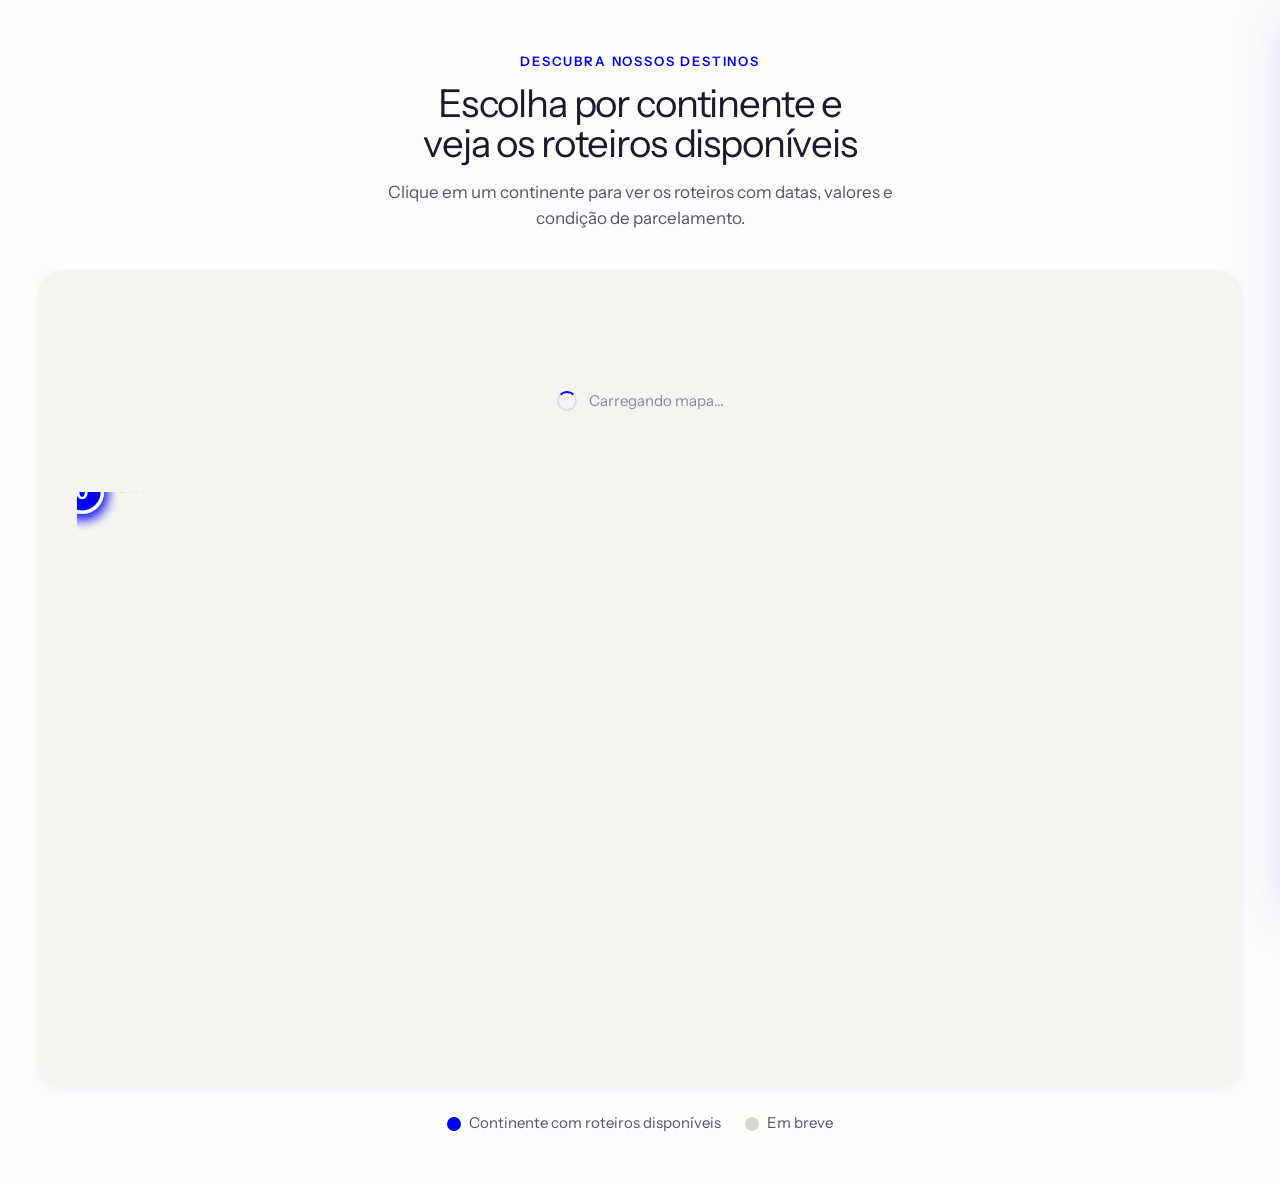
<file: prototipos/mapa/index.html>
<!DOCTYPE html>
<html lang="pt-BR">
<head>
  <meta charset="UTF-8">
  <meta name="viewport" content="width=device-width, initial-scale=1.0">
  <title>Mapa Interativo — Viagem com Estilo (protótipo)</title>

  <link rel="preconnect" href="https://fonts.googleapis.com">
  <link rel="preconnect" href="https://fonts.gstatic.com" crossorigin>
  <link rel="stylesheet"
    href="https://fonts.googleapis.com/css2?family=Instrument+Sans:ital,wght@0,400;0,500;0,600;0,700;1,400&display=swap">

  <link rel="stylesheet" href="../../css/tokens.css">
  <link rel="stylesheet" href="../../css/base.css">
  <link rel="stylesheet" href="mapa.css">
</head>
<body>

  <!-- [SEÇÃO: mapa interativo]
       Componente: .mapa-interativo (mapa.css)
       Fixo: estrutura do SVG, título, legenda
       Dinâmico:
         - Geometria dos continentes: renderizada em runtime a partir de
           Natural Earth 110m via d3-geo + topojson-client (CDN)
         - Lista de roteiros por continente: window.VCE_MAPA_DATA (CMS em prod)
  -->
  <section class="mapa-interativo" aria-labelledby="mapa-title">
    <div class="mapa-interativo__container">

      <header class="mapa-interativo__header">
        <span class="mapa-interativo__label">Descubra nossos destinos</span>
        <h1 class="mapa-interativo__title" id="mapa-title">
          Escolha por continente e veja os roteiros disponíveis
        </h1>
        <p class="mapa-interativo__lead">
          Clique em um continente para ver os roteiros com datas, valores e condição de parcelamento.
        </p>
      </header>

      <div class="mapa-interativo__stage">
        <div class="mapa-svg__loading" data-mapa-loading>
          <span class="mapa-svg__loading-spinner" aria-hidden="true"></span>
          <span>Carregando mapa…</span>
        </div>

        <svg
          data-mapa-svg
          class="mapa-svg"
          viewBox="0 0 1000 500"
          preserveAspectRatio="xMidYMid meet"
          xmlns="http://www.w3.org/2000/svg"
          role="group"
          aria-label="Mapa-múndi interativo com seis continentes"
          hidden>

          <title>Mapa-múndi — clique num continente para ver os roteiros</title>

          <!-- OCEANO (fora do grupo de zoom — serve de plano de fundo) -->
          <rect class="mapa-svg__ocean" x="0" y="0" width="1000" height="500" />

          <!-- GRUPO DE ZOOM: tudo que deve animar ao clicar num continente -->
          <g class="mapa-svg__zoom" data-mapa-zoom>
            <!-- PATHS DINÂMICOS: populados em runtime por mapa.js -->
            <g data-continent-paths></g>

            <!-- LABELS -->
            <g class="mapa-svg__labels">
              <text class="mapa-svg__label" data-label="america-norte">América do Norte</text>
              <text class="mapa-svg__label" data-label="america-central">América Central</text>
              <text class="mapa-svg__label" data-label="america-sul">América do Sul</text>
              <text class="mapa-svg__label" data-label="europa">Europa</text>
              <text class="mapa-svg__label" data-label="africa">África</text>
              <text class="mapa-svg__label" data-label="asia">Ásia</text>
              <text class="mapa-svg__label" data-label="oceania">Oceania</text>
            </g>

            <!-- BADGES de contagem -->
            <g class="mapa-svg__badge" data-badge="america-norte">
              <circle class="mapa-svg__badge-bg" r="18" />
              <text class="mapa-svg__badge-text">0</text>
            </g>
            <g class="mapa-svg__badge" data-badge="america-central">
              <circle class="mapa-svg__badge-bg" r="18" />
              <text class="mapa-svg__badge-text">0</text>
            </g>
            <g class="mapa-svg__badge" data-badge="america-sul">
              <circle class="mapa-svg__badge-bg" r="18" />
              <text class="mapa-svg__badge-text">0</text>
            </g>
            <g class="mapa-svg__badge" data-badge="europa">
              <circle class="mapa-svg__badge-bg" r="18" />
              <text class="mapa-svg__badge-text">0</text>
            </g>
            <g class="mapa-svg__badge" data-badge="africa">
              <circle class="mapa-svg__badge-bg" r="18" />
              <text class="mapa-svg__badge-text">0</text>
            </g>
            <g class="mapa-svg__badge" data-badge="asia">
              <circle class="mapa-svg__badge-bg" r="18" />
              <text class="mapa-svg__badge-text">0</text>
            </g>
            <g class="mapa-svg__badge" data-badge="oceania">
              <circle class="mapa-svg__badge-bg" r="18" />
              <text class="mapa-svg__badge-text">0</text>
            </g>
          </g>
        </svg>
      </div>

      <div class="mapa-interativo__legend" aria-hidden="true">
        <span class="mapa-interativo__legend-item">
          <span class="mapa-interativo__legend-dot"></span>
          Continente com roteiros disponíveis
        </span>
        <span class="mapa-interativo__legend-item">
          <span class="mapa-interativo__legend-dot mapa-interativo__legend-dot--muted"></span>
          Em breve
        </span>
      </div>
    </div>
  </section>

  <!-- DRAWER: lista de roteiros do continente -->
  <div class="mapa-drawer__backdrop" data-mapa-backdrop aria-hidden="true"></div>

  <aside class="mapa-drawer"
         data-mapa-drawer
         role="dialog"
         aria-modal="true"
         aria-hidden="true"
         aria-labelledby="mapa-drawer-title">
    <header class="mapa-drawer__header">
      <div class="mapa-drawer__header-text">
        <span class="mapa-drawer__eyebrow">Roteiros em</span>
        <h2 class="mapa-drawer__title" id="mapa-drawer-title" data-mapa-drawer-title>—</h2>
        <p class="mapa-drawer__count" data-mapa-drawer-count></p>
      </div>
      <button type="button" class="mapa-drawer__close"
              data-mapa-close
              aria-label="Fechar lista de roteiros">
        <svg viewBox="0 0 24 24" fill="none" stroke-width="2" stroke-linecap="round" stroke-linejoin="round">
          <line x1="18" y1="6" x2="6" y2="18"></line>
          <line x1="6" y1="6" x2="18" y2="18"></line>
        </svg>
      </button>
    </header>
    <div class="mapa-drawer__list" data-mapa-drawer-list></div>
  </aside>

  <script src="data.js"></script>
  <script src="continents-iso.js"></script>
  <script type="module" src="mapa.js"></script>
</body>
</html>
</file>
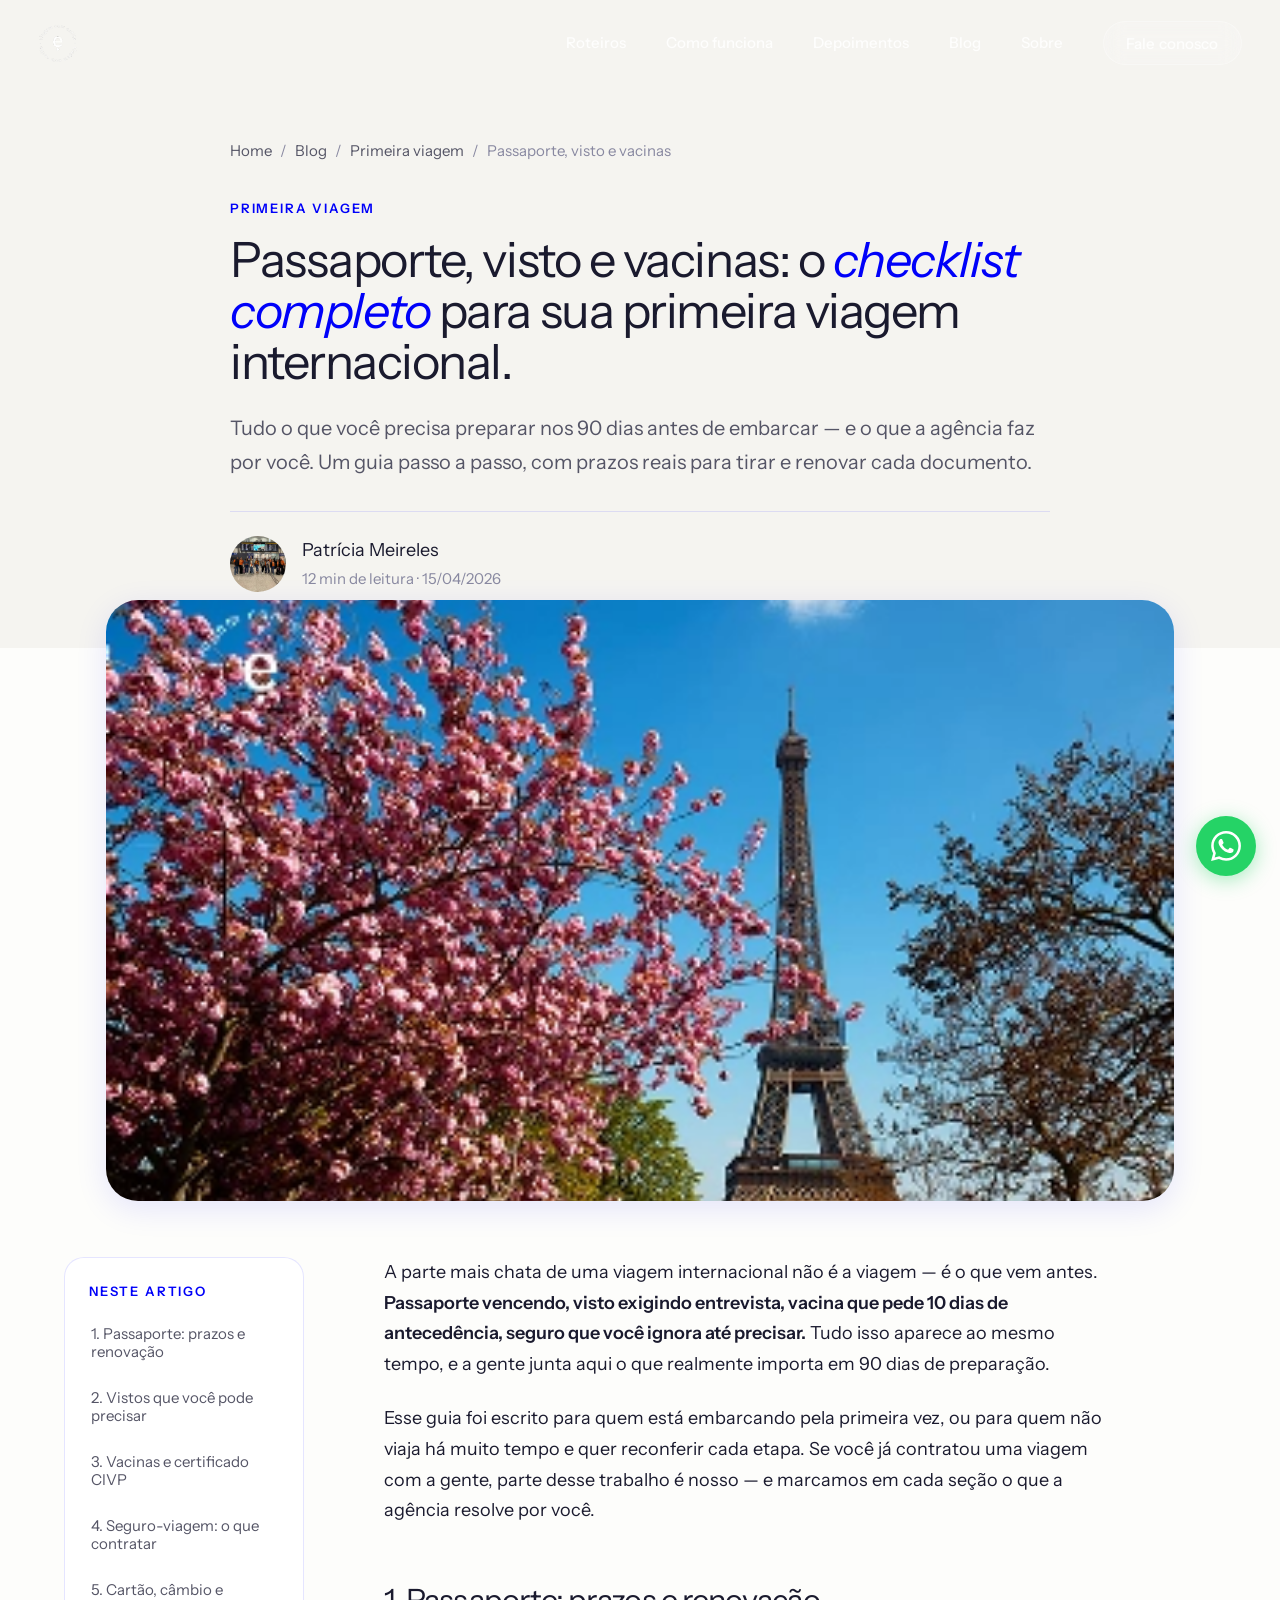
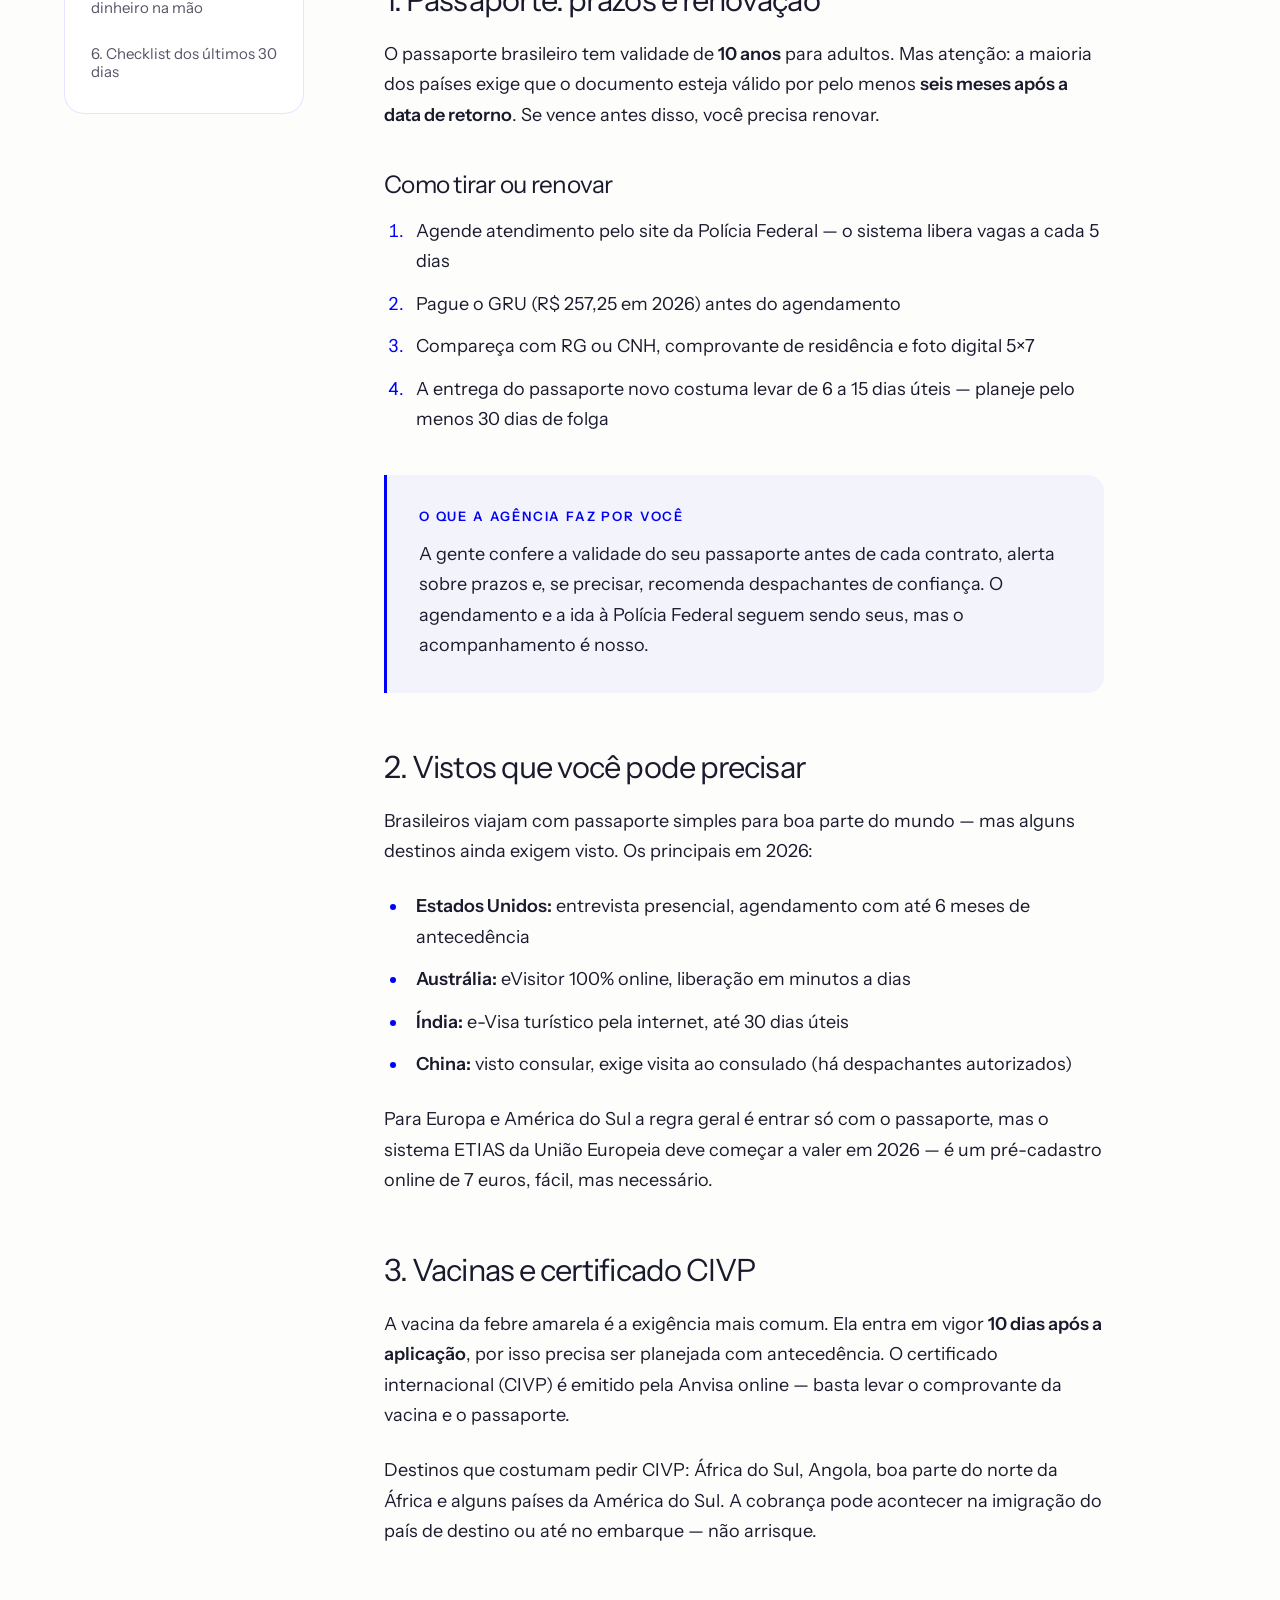
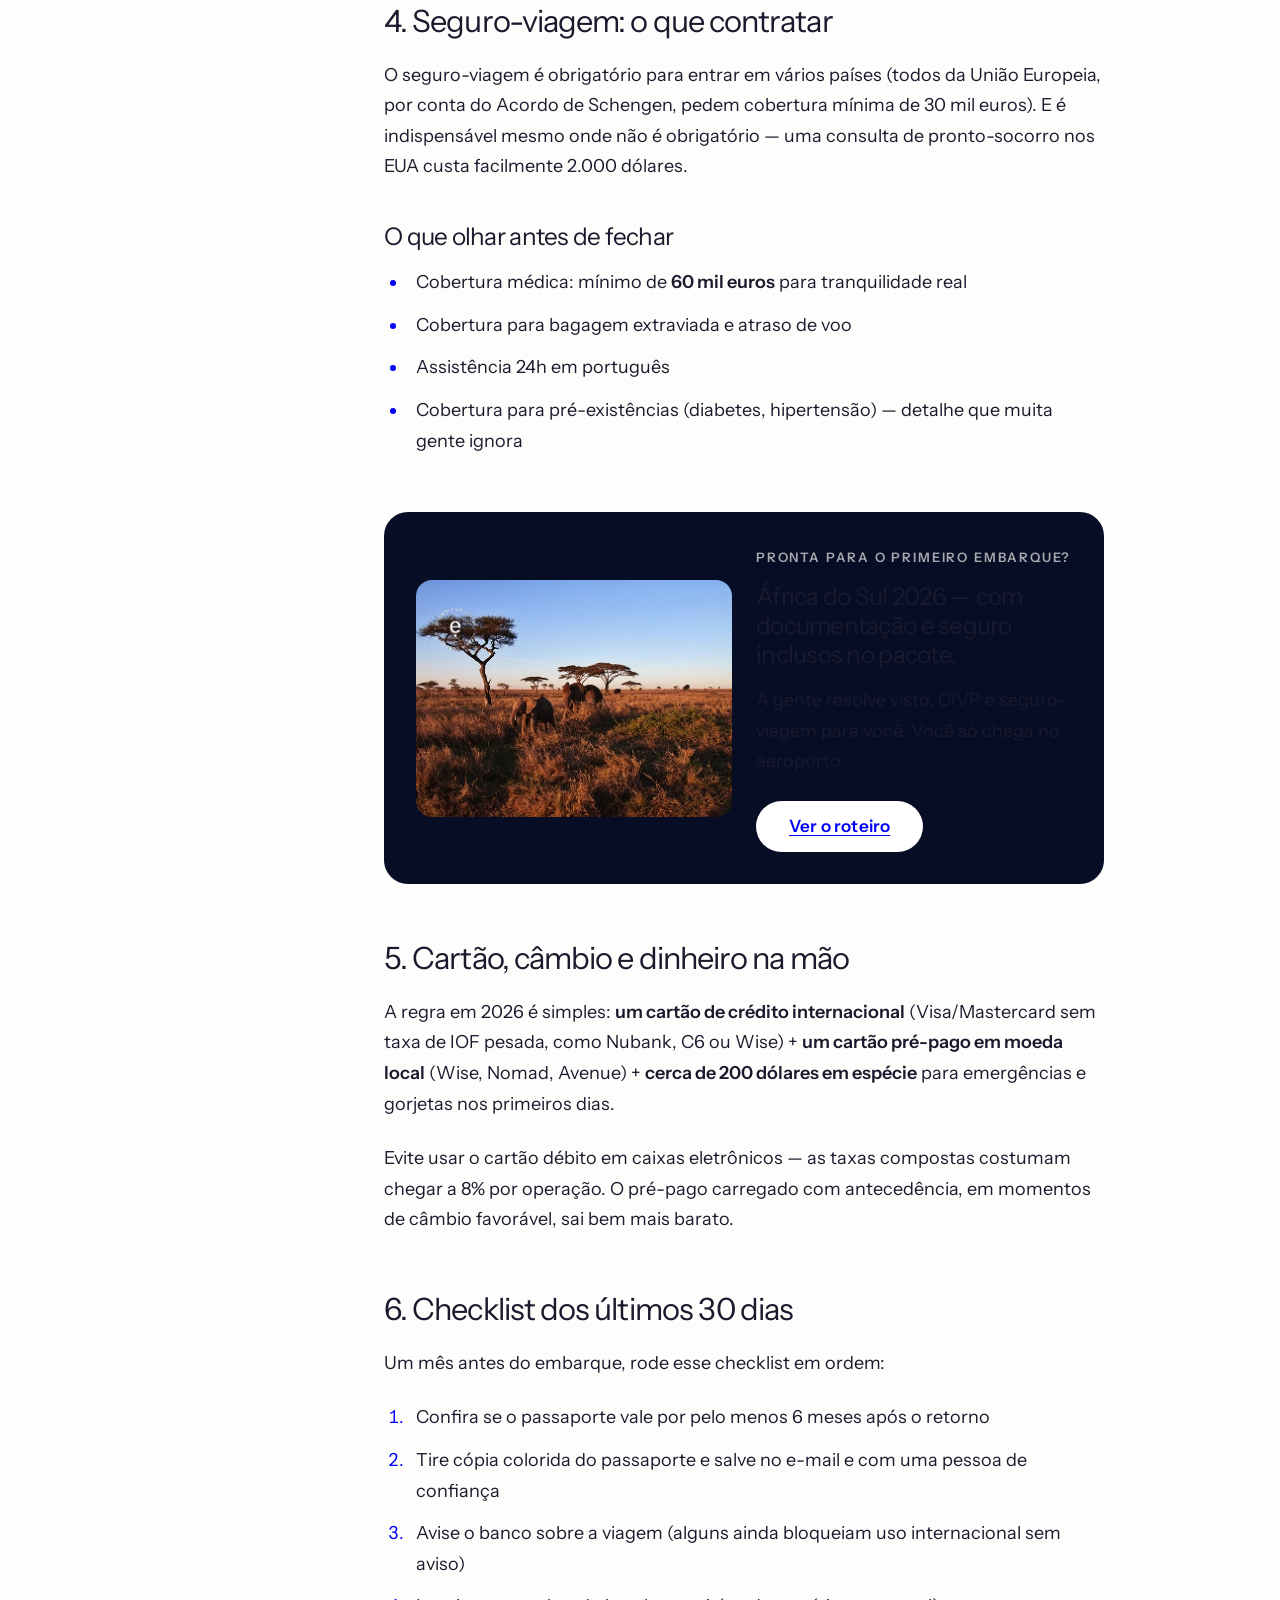
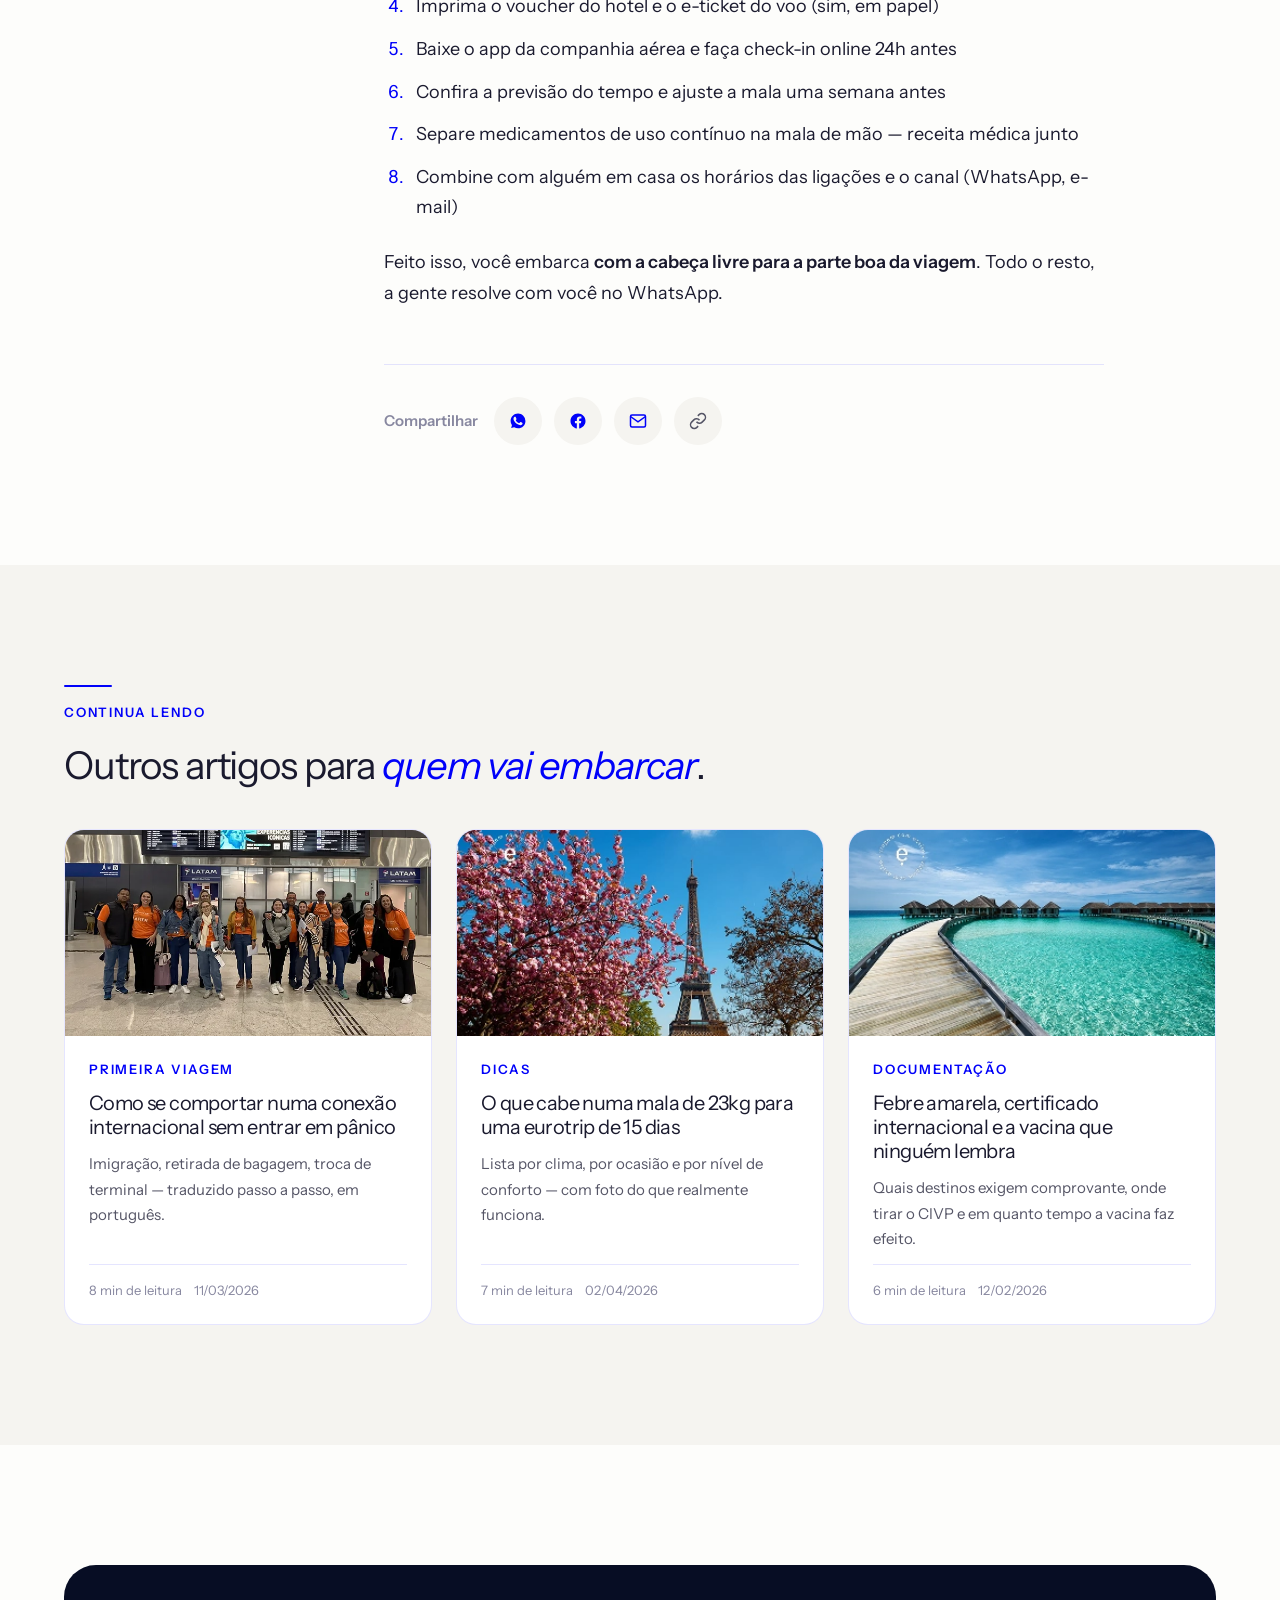
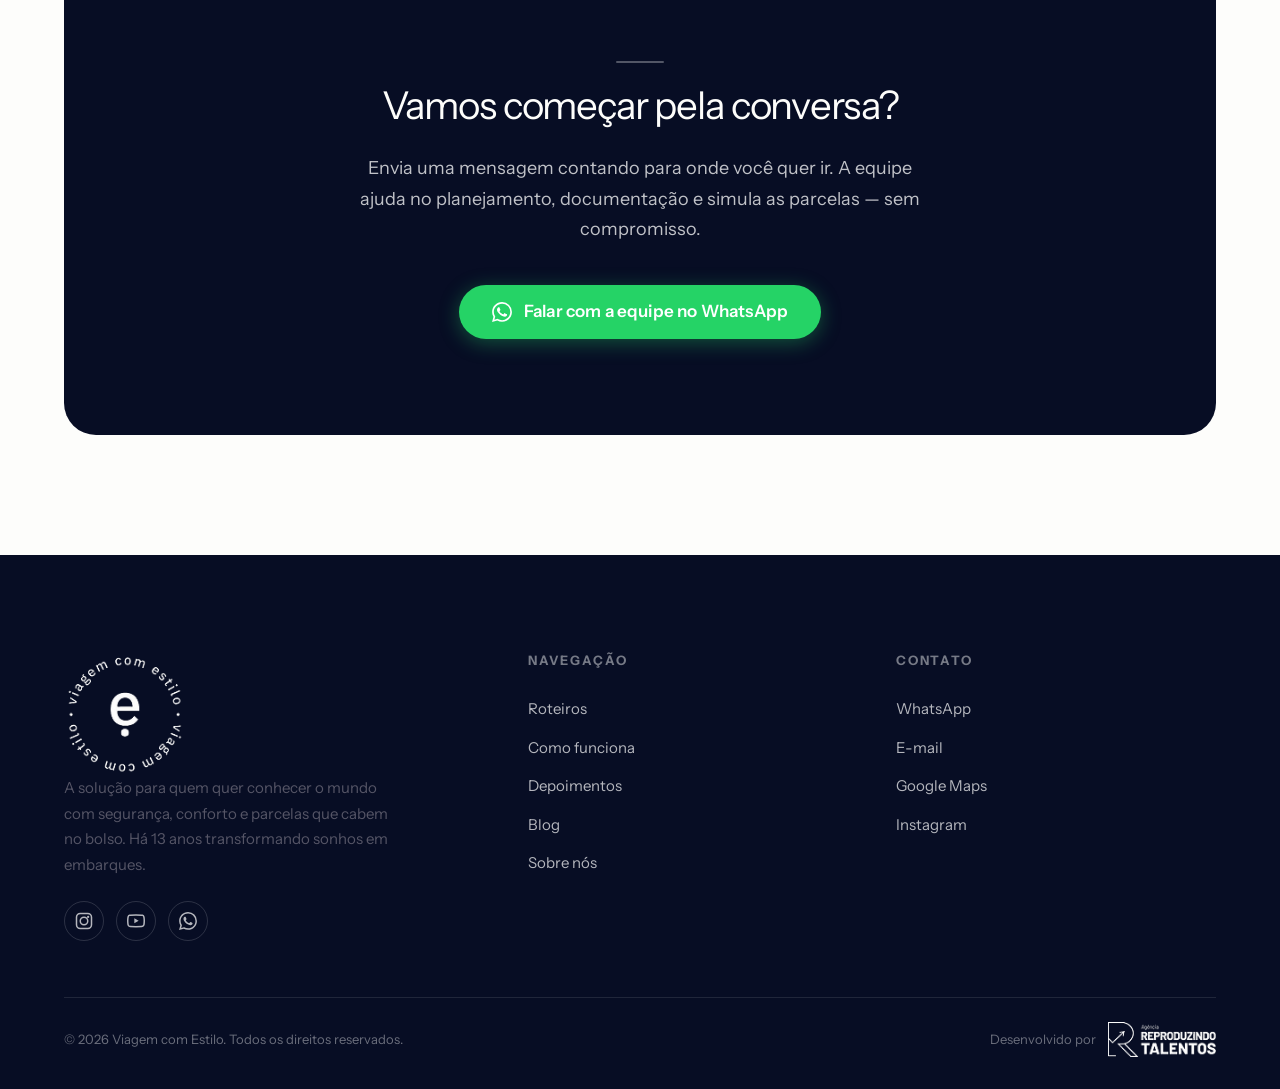
<file: blog-post.html>
<!DOCTYPE html>
<html lang="pt-BR">

<head>
  <meta charset="UTF-8">
  <meta name="viewport" content="width=device-width, initial-scale=1.0">

  <!-- [SEO — CMS: campo meta_title (fallback: {titulo} | Blog Viver de Ar)] -->
  <title>Passaporte, visto e vacinas: checklist para sua primeira viagem internacional — Viagem com Estilo</title>

  <!-- [SEO — CMS: campo meta_description] -->
  <meta name="description"
    content="Tudo o que você precisa preparar nos 90 dias antes de embarcar — e o que a agência faz por você. Um guia passo a passo com prazos reais para documentação, vistos e vacinas.">

  <meta property="og:title" content="Passaporte, visto e vacinas: checklist para sua primeira viagem internacional">
  <meta property="og:type" content="article">
  <meta property="og:image" content="midia/Eurotrip primavera.webp">

  <link rel="preconnect" href="https://fonts.googleapis.com">
  <link rel="preconnect" href="https://fonts.gstatic.com" crossorigin>
  <link rel="stylesheet"
    href="https://fonts.googleapis.com/css2?family=Instrument+Sans:ital,wght@0,400;0,500;0,600;0,700;1,400;1,500&display=swap">

  <link rel="stylesheet" href="css/tokens.css">
  <link rel="stylesheet" href="css/base.css">
  <link rel="stylesheet" href="css/components.css">
  <link rel="stylesheet" href="css/pages.css">

  <style>
    /* ---------- PAGE-LOCAL — .page-post ---------- */

    .page-post .post-hero {
      padding-top: 140px;
      padding-bottom: var(--space-10);
      background: var(--color-surface-warm);
    }

    .page-post .post-hero__category {
      font-size: var(--font-size-xs);
      font-weight: var(--font-weight-semibold);
      letter-spacing: var(--tracking-wider);
      text-transform: uppercase;
      color: var(--color-brand-primary);
      margin-bottom: var(--space-4);
      display: inline-block;
    }
    .page-post .post-hero__title {
      font-family: var(--font-heading);
      font-size: var(--font-size-4xl);
      line-height: var(--line-height-tight);
      color: var(--color-text-primary);
      margin-bottom: var(--space-6);
    }
    .page-post .post-hero__title em {
      font-style: italic;
      color: var(--color-brand-primary);
    }
    .page-post .post-hero__sub {
      font-size: var(--font-size-lg);
      line-height: var(--line-height-relaxed);
      color: var(--color-text-secondary);
      margin-bottom: var(--space-7);
    }

    /* Autora / meta */
    .page-post .post-author {
      display: flex;
      align-items: center;
      gap: var(--space-4);
      padding-top: var(--space-6);
      border-top: 1px solid var(--color-border-subtle);
    }
    .page-post .post-author__avatar {
      width: 56px;
      height: 56px;
      border-radius: 50%;
      overflow: hidden;
      background: var(--color-surface-white);
      flex-shrink: 0;
    }
    .page-post .post-author__avatar img { width: 100%; height: 100%; object-fit: cover; }
    .page-post .post-author__name {
      font-family: var(--font-heading);
      font-size: var(--font-size-md);
      color: var(--color-text-primary);
    }
    .page-post .post-author__meta {
      font-size: var(--font-size-sm);
      color: var(--color-text-muted);
      margin-top: var(--space-1);
    }

    /* Imagem de capa (entre hero e corpo) */
    .page-post .post-cover {
      max-width: 1100px;
      margin-inline: auto;
      padding-inline: var(--space-4);
      margin-top: calc(-1 * var(--space-9));
      margin-bottom: var(--space-10);
    }
    .page-post .post-cover__image {
      width: 100%;
      aspect-ratio: 16/9;
      overflow: hidden;
      border-radius: var(--radius-2xl);
      box-shadow: var(--shadow-lg);
      background: var(--color-surface-white);
    }
    .page-post .post-cover__image img {
      width: 100%; height: 100%; object-fit: cover;
    }

    /* Layout com TOC lateral */
    .page-post .post-layout {
      display: grid;
      grid-template-columns: 240px 1fr;
      gap: var(--space-12);
      align-items: start;
    }
    @media (max-width: 900px) {
      .page-post .post-layout { grid-template-columns: 1fr; gap: var(--space-7); }
    }

    .page-post .post-toc {
      position: sticky;
      top: 100px;
      padding: var(--space-6);
      background: var(--color-surface-white);
      border: 1px solid var(--color-border-subtle);
      border-radius: var(--radius-lg);
    }
    @media (max-width: 900px) {
      .page-post .post-toc { position: static; }
    }
    .page-post .post-toc__title {
      font-family: var(--font-heading);
      font-size: var(--font-size-xs);
      font-weight: var(--font-weight-semibold);
      letter-spacing: var(--tracking-wider);
      text-transform: uppercase;
      color: var(--color-brand-primary);
      margin-bottom: var(--space-4);
    }
    .page-post .post-toc__list {
      display: flex;
      flex-direction: column;
      gap: var(--space-3);
    }
    .page-post .post-toc__list a {
      font-size: var(--font-size-sm);
      line-height: var(--line-height-snug);
      color: var(--color-text-secondary);
      padding: var(--space-2) 0;
      border-left: 2px solid transparent;
      padding-left: var(--space-3);
      margin-left: calc(-1 * var(--space-3));
      transition: all var(--duration-fast);
    }
    .page-post .post-toc__list a:hover {
      color: var(--color-brand-primary);
      border-left-color: var(--color-brand-primary);
    }

    /* Corpo do artigo */
    .page-post .post-body {
      max-width: 720px;
    }
    .page-post .post-body p {
      font-size: var(--font-size-md);
      line-height: var(--line-height-relaxed);
      color: var(--color-text-primary);
      margin-bottom: var(--space-6);
    }
    .page-post .post-body h2 {
      font-family: var(--font-heading);
      font-size: var(--font-size-2xl);
      line-height: var(--line-height-snug);
      color: var(--color-text-primary);
      margin-top: var(--space-10);
      margin-bottom: var(--space-5);
      scroll-margin-top: 100px;
    }
    .page-post .post-body h3 {
      font-family: var(--font-heading);
      font-size: var(--font-size-xl);
      line-height: var(--line-height-snug);
      color: var(--color-text-primary);
      margin-top: var(--space-8);
      margin-bottom: var(--space-4);
    }
    .page-post .post-body ul,
    .page-post .post-body ol {
      margin-bottom: var(--space-6);
      padding-left: var(--space-6);
    }
    .page-post .post-body ul { list-style: disc; }
    .page-post .post-body ol { list-style: decimal; }
    .page-post .post-body li {
      font-size: var(--font-size-md);
      line-height: var(--line-height-relaxed);
      color: var(--color-text-primary);
      margin-bottom: var(--space-3);
      padding-left: var(--space-2);
    }
    .page-post .post-body li::marker {
      color: var(--color-brand-primary);
    }
    .page-post .post-body strong {
      font-weight: var(--font-weight-semibold);
      color: var(--color-text-primary);
    }
    .page-post .post-body a {
      color: var(--color-brand-primary);
      text-decoration: underline;
      text-underline-offset: 3px;
      text-decoration-thickness: 1px;
    }
    .page-post .post-body a:hover {
      color: var(--color-brand-primary-hover);
    }

    /* Destaque dentro do corpo (callout) */
    .page-post .callout {
      padding: var(--space-7);
      background: var(--color-brand-primary-subtle);
      border-left: 3px solid var(--color-brand-primary);
      border-radius: 0 var(--radius-md) var(--radius-md) 0;
      margin-block: var(--space-8);
    }
    .page-post .callout__label {
      font-size: var(--font-size-xs);
      font-weight: var(--font-weight-semibold);
      letter-spacing: var(--tracking-wider);
      text-transform: uppercase;
      color: var(--color-brand-primary);
      margin-bottom: var(--space-3);
      display: block;
    }
    .page-post .callout p { margin-bottom: 0; }

    /* CTA de destino no meio do post */
    .page-post .cta-destino {
      display: grid;
      grid-template-columns: 1fr 1fr;
      gap: var(--space-6);
      align-items: center;
      padding: var(--space-7);
      background: var(--color-surface-inverse);
      color: var(--color-text-on-dark);
      border-radius: var(--radius-xl);
      margin-block: var(--space-10);
    }
    @media (max-width: 700px) {
      .page-post .cta-destino { grid-template-columns: 1fr; }
    }
    .page-post .cta-destino__image {
      aspect-ratio: 4/3;
      overflow: hidden;
      border-radius: var(--radius-md);
    }
    .page-post .cta-destino__image img { width: 100%; height: 100%; object-fit: cover; }
    .page-post .cta-destino__title {
      font-family: var(--font-heading);
      font-size: var(--font-size-xl);
      line-height: var(--line-height-snug);
      color: var(--color-text-on-dark);
      margin-bottom: var(--space-3);
    }
    .page-post .cta-destino__sub {
      font-size: var(--font-size-sm);
      color: var(--color-text-on-dark-muted);
      margin-bottom: var(--space-5);
    }

    /* Compartilhar */
    .page-post .post-share {
      display: flex;
      align-items: center;
      gap: var(--space-4);
      margin-top: var(--space-10);
      padding-top: var(--space-7);
      border-top: 1px solid var(--color-border-subtle);
    }
    .page-post .post-share__label {
      font-size: var(--font-size-sm);
      color: var(--color-text-muted);
      font-weight: var(--font-weight-semibold);
    }
    .page-post .post-share__list {
      display: flex;
      gap: var(--space-3);
    }
    .page-post .post-share__btn {
      width: var(--tap-min);
      height: var(--tap-min);
      display: inline-flex;
      align-items: center;
      justify-content: center;
      background: var(--color-surface-warm);
      border-radius: 50%;
      color: var(--color-text-secondary);
      transition: all var(--duration-normal);
    }
    .page-post .post-share__btn:hover {
      background: var(--color-brand-primary);
      color: var(--color-text-on-dark);
    }
    .page-post .post-share__btn svg {
      width: 18px;
      height: 18px;
    }

    /* Posts relacionados */
    .page-post .relacionados-grid {
      display: grid;
      grid-template-columns: repeat(3, 1fr);
      gap: var(--space-6);
    }
    @media (max-width: 900px) {
      .page-post .relacionados-grid { grid-template-columns: 1fr; }
    }

    @media (max-width: 600px) {
      .page-post .post-hero__title { font-size: var(--font-size-3xl); }
      .page-post .post-hero { padding-top: 110px; }
      .page-post .post-cover { margin-top: calc(-1 * var(--space-7)); }
    }
  </style>
</head>

<body class="page-post">

  <!-- ========================================
       NAVBAR
       ======================================== -->
  <nav class="navbar" id="navbar">
    <div class="navbar__inner">
      <a href="index.html" class="navbar__logo" aria-label="Viagem com Estilo — home">
        <img
          data-navbar-logo
          data-logo-light="midia/Logo - branca1.webp"
          data-logo-dark="midia/Logo - azul.webp"
          src="midia/Logo - branca1.webp"
          alt="Viagem com Estilo">
      </a>

      <div class="navbar__links" id="navbar-links">
        <a href="index.html#roteiros">Roteiros</a>
        <a href="como-funciona.html">Como funciona</a>
        <a href="depoimentos.html">Depoimentos</a>
        <a href="blog.html" aria-current="page">Blog</a>
        <a href="sobre.html">Sobre</a>
        <a href="https://wa.me/<!-- WHATSAPP_NUMBER -->" target="_blank" rel="noopener" class="navbar__cta btn">
          Fale conosco
        </a>
      </div>

      <button class="navbar__toggle" aria-label="Abrir menu" aria-controls="navbar-links" aria-expanded="false">
        <span></span><span></span><span></span>
      </button>
    </div>
  </nav>


  <main>

    <!-- ========================================
         1. HERO DO POST — breadcrumb + título + autora
         Dinâmico (CMS — post):
           - categoria          → .post-hero__category
           - titulo             → h1
           - sumario/excerpt    → .post-hero__sub
           - autora + avatar + tempo_leitura + data
         ======================================== -->
    <article>
      <header class="post-hero">
        <div class="container" style="max-width: 820px;">

          <nav class="breadcrumb" aria-label="Breadcrumb">
            <a href="index.html">Home</a>
            <span class="breadcrumb__sep" aria-hidden="true">/</span>
            <a href="blog.html">Blog</a>
            <span class="breadcrumb__sep" aria-hidden="true">/</span>
            <!-- [CMS: categoria] -->
            <a href="blog.html?categoria=primeira-viagem">Primeira viagem</a>
            <span class="breadcrumb__sep" aria-hidden="true">/</span>
            <!-- [CMS: titulo (truncado)] -->
            <span>Passaporte, visto e vacinas</span>
          </nav>

          <!-- [CMS: categoria] -->
          <span class="post-hero__category">Primeira viagem</span>

          <h1 class="post-hero__title">
            <!-- [CMS: titulo] -->
            Passaporte, visto e vacinas: o <em>checklist completo</em> para sua primeira viagem internacional.
          </h1>

          <p class="post-hero__sub">
            <!-- [CMS: sumario] -->
            Tudo o que você precisa preparar nos 90 dias antes de embarcar — e o que a agência faz por você.
            Um guia passo a passo, com prazos reais para tirar e renovar cada documento.
          </p>

          <div class="post-author">
            <div class="post-author__avatar">
              <!-- [CMS: autora → avatar (fallback: gravatar)] -->
              <img src="midia/Foto - Embarque.webp" alt="Patrícia Meireles" width="56" height="56">
            </div>
            <div>
              <div class="post-author__name">
                <!-- [CMS: autora.nome] -->
                Patrícia Meireles
              </div>
              <div class="post-author__meta">
                <!-- [CMS: tempo_leitura_min + data] -->
                12 min de leitura · 15/04/2026
              </div>
            </div>
          </div>

        </div>
      </header>


      <!-- ========================================
           2. CAPA (imagem destacada)
           Dinâmico (CMS — post): imagem_capa
           ======================================== -->
      <div class="post-cover">
        <div class="post-cover__image">
          <!-- [CMS: imagem_capa] -->
          <img src="midia/Eurotrip primavera.webp"
            alt="Mesa de escritório com passaporte, notebook e caderno de planejamento"
            loading="eager" width="1600" height="900">
        </div>
      </div>


      <!-- ========================================
           3. CORPO — layout com TOC lateral
           Dinâmico (CMS — post):
             - sumario_ativo (bool) → mostra TOC
             - conteudo (WYSIWYG) → .post-body
           ======================================== -->
      <section class="section" style="padding-top: 0;">
        <div class="container">
          <div class="post-layout">

            <!-- Sumário (renderizado via JS a partir dos h2 do post) -->
            <aside class="post-toc" aria-label="Sumário do artigo">
              <div class="post-toc__title">Neste artigo</div>
              <nav class="post-toc__list">
                <a href="#passaporte">1. Passaporte: prazos e renovação</a>
                <a href="#vistos">2. Vistos que você pode precisar</a>
                <a href="#vacinas">3. Vacinas e certificado CIVP</a>
                <a href="#seguro">4. Seguro-viagem: o que contratar</a>
                <a href="#cartao">5. Cartão, câmbio e dinheiro na mão</a>
                <a href="#checklist">6. Checklist dos últimos 30 dias</a>
              </nav>
            </aside>

            <div class="post-body">

              <!-- [CMS: conteudo (WYSIWYG). Estrutura abaixo é placeholder de conteúdo real da autora IA "Viver de Ar"] -->

              <p>
                A parte mais chata de uma viagem internacional não é a viagem — é o que vem antes.
                <strong>Passaporte vencendo, visto exigindo entrevista, vacina que pede 10 dias de antecedência, seguro que você ignora até precisar.</strong>
                Tudo isso aparece ao mesmo tempo, e a gente junta aqui o que realmente importa em 90 dias
                de preparação.
              </p>

              <p>
                Esse guia foi escrito para quem está embarcando pela primeira vez, ou para quem não viaja
                há muito tempo e quer reconferir cada etapa. Se você já contratou uma viagem com a gente,
                parte desse trabalho é nosso — e marcamos em cada seção o que a agência resolve por você.
              </p>

              <h2 id="passaporte">1. Passaporte: prazos e renovação</h2>

              <p>
                O passaporte brasileiro tem validade de <strong>10 anos</strong> para adultos. Mas atenção:
                a maioria dos países exige que o documento esteja válido por pelo menos
                <strong>seis meses após a data de retorno</strong>. Se vence antes disso, você precisa renovar.
              </p>

              <h3>Como tirar ou renovar</h3>

              <ol>
                <li>Agende atendimento pelo site da Polícia Federal — o sistema libera vagas a cada 5 dias</li>
                <li>Pague o GRU (R$ 257,25 em 2026) antes do agendamento</li>
                <li>Compareça com RG ou CNH, comprovante de residência e foto digital 5×7</li>
                <li>A entrega do passaporte novo costuma levar de 6 a 15 dias úteis — planeje pelo menos 30 dias de folga</li>
              </ol>

              <div class="callout">
                <span class="callout__label">O que a agência faz por você</span>
                <p>
                  A gente confere a validade do seu passaporte antes de cada contrato, alerta sobre prazos
                  e, se precisar, recomenda despachantes de confiança. O agendamento e a ida à Polícia Federal
                  seguem sendo seus, mas o acompanhamento é nosso.
                </p>
              </div>

              <h2 id="vistos">2. Vistos que você pode precisar</h2>

              <p>
                Brasileiros viajam com passaporte simples para boa parte do mundo — mas alguns destinos
                ainda exigem visto. Os principais em 2026:
              </p>

              <ul>
                <li><strong>Estados Unidos:</strong> entrevista presencial, agendamento com até 6 meses de antecedência</li>
                <li><strong>Austrália:</strong> eVisitor 100% online, liberação em minutos a dias</li>
                <li><strong>Índia:</strong> e-Visa turístico pela internet, até 30 dias úteis</li>
                <li><strong>China:</strong> visto consular, exige visita ao consulado (há despachantes autorizados)</li>
              </ul>

              <p>
                Para Europa e América do Sul a regra geral é entrar só com o passaporte, mas o sistema
                ETIAS da União Europeia deve começar a valer em 2026 — é um pré-cadastro online de 7 euros,
                fácil, mas necessário.
              </p>

              <h2 id="vacinas">3. Vacinas e certificado CIVP</h2>

              <p>
                A vacina da febre amarela é a exigência mais comum. Ela entra em vigor
                <strong>10 dias após a aplicação</strong>, por isso precisa ser planejada com antecedência.
                O certificado internacional (CIVP) é emitido pela Anvisa online — basta levar o comprovante
                da vacina e o passaporte.
              </p>

              <p>
                Destinos que costumam pedir CIVP: África do Sul, Angola, boa parte do norte da África e
                alguns países da América do Sul. A cobrança pode acontecer na imigração do país de destino
                ou até no embarque — não arrisque.
              </p>

              <h2 id="seguro">4. Seguro-viagem: o que contratar</h2>

              <p>
                O seguro-viagem é obrigatório para entrar em vários países (todos da União Europeia, por
                conta do Acordo de Schengen, pedem cobertura mínima de 30 mil euros). E é indispensável
                mesmo onde não é obrigatório — uma consulta de pronto-socorro nos EUA custa facilmente 2.000
                dólares.
              </p>

              <h3>O que olhar antes de fechar</h3>

              <ul>
                <li>Cobertura médica: mínimo de <strong>60 mil euros</strong> para tranquilidade real</li>
                <li>Cobertura para bagagem extraviada e atraso de voo</li>
                <li>Assistência 24h em português</li>
                <li>Cobertura para pré-existências (diabetes, hipertensão) — detalhe que muita gente ignora</li>
              </ul>


              <!-- [SEÇÃO: CTA de destino relacionado]
                   Componente: page-local .cta-destino
                   Dinâmico (CMS — post): cta_destino_id (relationship → destino)
                   Se vazio, o bloco não renderiza. -->
              <div class="cta-destino">
                <div class="cta-destino__image">
                  <!-- [CMS: cta_destino_id.hero_imagem] -->
                  <img src="midia/Africa do Sul.webp" alt="" loading="lazy" width="600" height="450">
                </div>
                <div>
                  <span class="label label--on-dark">Pronta para o primeiro embarque?</span>
                  <h3 class="cta-destino__title" style="margin-top: var(--space-3);">
                    África do Sul 2026 — com documentação e seguro inclusos no pacote.
                  </h3>
                  <p class="cta-destino__sub">
                    A gente resolve visto, CIVP e seguro-viagem para você. Você só chega no aeroporto.
                  </p>
                  <a href="destino.html" class="btn btn--white">Ver o roteiro</a>
                </div>
              </div>


              <h2 id="cartao">5. Cartão, câmbio e dinheiro na mão</h2>

              <p>
                A regra em 2026 é simples: <strong>um cartão de crédito internacional</strong> (Visa/Mastercard
                sem taxa de IOF pesada, como Nubank, C6 ou Wise) + <strong>um cartão pré-pago em moeda local</strong>
                (Wise, Nomad, Avenue) + <strong>cerca de 200 dólares em espécie</strong> para emergências e
                gorjetas nos primeiros dias.
              </p>

              <p>
                Evite usar o cartão débito em caixas eletrônicos — as taxas compostas costumam chegar a 8%
                por operação. O pré-pago carregado com antecedência, em momentos de câmbio favorável, sai
                bem mais barato.
              </p>

              <h2 id="checklist">6. Checklist dos últimos 30 dias</h2>

              <p>
                Um mês antes do embarque, rode esse checklist em ordem:
              </p>

              <ol>
                <li>Confira se o passaporte vale por pelo menos 6 meses após o retorno</li>
                <li>Tire cópia colorida do passaporte e salve no e-mail e com uma pessoa de confiança</li>
                <li>Avise o banco sobre a viagem (alguns ainda bloqueiam uso internacional sem aviso)</li>
                <li>Imprima o voucher do hotel e o e-ticket do voo (sim, em papel)</li>
                <li>Baixe o app da companhia aérea e faça check-in online 24h antes</li>
                <li>Confira a previsão do tempo e ajuste a mala uma semana antes</li>
                <li>Separe medicamentos de uso contínuo na mala de mão — receita médica junto</li>
                <li>Combine com alguém em casa os horários das ligações e o canal (WhatsApp, e-mail)</li>
              </ol>

              <p>
                Feito isso, você embarca <strong>com a cabeça livre para a parte boa da viagem</strong>.
                Todo o resto, a gente resolve com você no WhatsApp.
              </p>


              <!-- Compartilhar -->
              <div class="post-share">
                <span class="post-share__label">Compartilhar</span>
                <div class="post-share__list">
                  <a href="https://api.whatsapp.com/send?text=Passaporte%2C%20visto%20e%20vacinas%20%E2%80%94%20checklist%20completo" target="_blank" rel="noopener" class="post-share__btn" aria-label="Compartilhar no WhatsApp">
                    <svg viewBox="0 0 24 24" fill="currentColor" aria-hidden="true">
                      <path d="M17.472 14.382c-.297-.149-1.758-.867-2.03-.967-.273-.099-.471-.148-.67.15-.197.297-.767.966-.94 1.164-.173.199-.347.223-.644.075-.297-.15-1.255-.463-2.39-1.475-.883-.788-1.48-1.761-1.653-2.059-.173-.297-.018-.458.13-.606.134-.133.298-.347.446-.52.149-.174.198-.298.298-.497.099-.198.05-.371-.025-.52-.075-.149-.669-1.612-.916-2.207-.242-.579-.487-.5-.669-.51-.173-.008-.371-.01-.57-.01-.198 0-.52.074-.792.372-.272.297-1.04 1.016-1.04 2.479 0 1.462 1.065 2.875 1.213 3.074.149.198 2.096 3.2 5.077 4.487.709.306 1.262.489 1.694.625.712.227 1.36.195 1.871.118.571-.085 1.758-.719 2.006-1.413.248-.694.248-1.289.173-1.413-.074-.124-.272-.198-.57-.347m-5.421 7.403h-.004a9.87 9.87 0 01-5.031-1.378l-.361-.214-3.741.982.998-3.648-.235-.374a9.86 9.86 0 01-1.51-5.26c.001-5.45 4.436-9.884 9.888-9.884 2.64 0 5.122 1.03 6.988 2.898a9.825 9.825 0 012.893 6.994c-.003 5.45-4.437 9.884-9.885 9.884" />
                    </svg>
                  </a>
                  <a href="#" target="_blank" rel="noopener" class="post-share__btn" aria-label="Compartilhar no Facebook">
                    <svg viewBox="0 0 24 24" fill="currentColor" aria-hidden="true">
                      <path d="M22 12.06C22 6.504 17.523 2 12 2S2 6.504 2 12.06c0 5.022 3.657 9.184 8.438 9.94v-7.03H7.898v-2.91h2.54V9.845c0-2.52 1.492-3.912 3.777-3.912 1.094 0 2.238.196 2.238.196v2.476h-1.26c-1.243 0-1.63.775-1.63 1.57v1.885h2.773l-.443 2.908h-2.33V22c4.78-.756 8.437-4.918 8.437-9.94z" />
                    </svg>
                  </a>
                  <a href="mailto:?subject=Checklist%20de%20primeira%20viagem&body=Vale%20a%20leitura" class="post-share__btn" aria-label="Compartilhar por e-mail">
                    <svg viewBox="0 0 24 24" fill="none" stroke="currentColor" stroke-width="2" aria-hidden="true">
                      <path d="M4 4h16c1.1 0 2 .9 2 2v12c0 1.1-.9 2-2 2H4c-1.1 0-2-.9-2-2V6c0-1.1.9-2 2-2z" />
                      <polyline points="22,6 12,13 2,6" />
                    </svg>
                  </a>
                  <button type="button" class="post-share__btn" aria-label="Copiar link"
                    onclick="navigator.clipboard.writeText(window.location.href);this.setAttribute('aria-label','Link copiado');">
                    <svg viewBox="0 0 24 24" fill="none" stroke="currentColor" stroke-width="2" aria-hidden="true">
                      <path d="M10 13a5 5 0 0 0 7.54.54l3-3a5 5 0 0 0-7.07-7.07l-1.72 1.71" />
                      <path d="M14 11a5 5 0 0 0-7.54-.54l-3 3a5 5 0 0 0 7.07 7.07l1.71-1.71" />
                    </svg>
                  </button>
                </div>
              </div>

            </div>
          </div>
        </div>
      </section>
    </article>


    <!-- ========================================
         4. POSTS RELACIONADOS
         Componente: .card-post (components.css)
         Dinâmico (CMS — posts, mesma categoria, order by data DESC, limit 3)
         ======================================== -->
    <section class="section section--warm" aria-labelledby="relacionados-title">
      <div class="container">
        <header class="section-header section-header--left" style="margin-bottom: var(--space-8);">
          <span class="section-line" aria-hidden="true"></span>
          <span class="label" style="display: block; margin-top: var(--space-4);">Continua lendo</span>
          <h2 class="section-title" id="relacionados-title" style="max-width: 720px;">
            Outros artigos para <em>quem vai embarcar</em>.
          </h2>
        </header>

        <div class="relacionados-grid">

          <article class="card-post">
            <a href="blog-post.html" class="card-post__image">
              <img src="midia/Foto - Embarque.webp" alt="" loading="lazy" width="800" height="450">
            </a>
            <div class="card-post__body">
              <span class="card-post__category">Primeira viagem</span>
              <h3 class="card-post__title"><a href="blog-post.html">Como se comportar numa conexão internacional sem entrar em pânico</a></h3>
              <p class="card-post__excerpt">
                Imigração, retirada de bagagem, troca de terminal — traduzido passo a passo, em português.
              </p>
              <div class="card-post__meta">
                <span>8 min de leitura</span>
                <span>11/03/2026</span>
              </div>
            </div>
          </article>

          <article class="card-post">
            <a href="blog-post.html" class="card-post__image">
              <img src="midia/Eurotrip primavera.webp" alt="" loading="lazy" width="800" height="450">
            </a>
            <div class="card-post__body">
              <span class="card-post__category">Dicas</span>
              <h3 class="card-post__title"><a href="blog-post.html">O que cabe numa mala de 23kg para uma eurotrip de 15 dias</a></h3>
              <p class="card-post__excerpt">
                Lista por clima, por ocasião e por nível de conforto — com foto do que realmente funciona.
              </p>
              <div class="card-post__meta">
                <span>7 min de leitura</span>
                <span>02/04/2026</span>
              </div>
            </div>
          </article>

          <article class="card-post">
            <a href="blog-post.html" class="card-post__image">
              <img src="midia/Maldivas.webp" alt="" loading="lazy" width="800" height="450">
            </a>
            <div class="card-post__body">
              <span class="card-post__category">Documentação</span>
              <h3 class="card-post__title"><a href="blog-post.html">Febre amarela, certificado internacional e a vacina que ninguém lembra</a></h3>
              <p class="card-post__excerpt">
                Quais destinos exigem comprovante, onde tirar o CIVP e em quanto tempo a vacina faz efeito.
              </p>
              <div class="card-post__meta">
                <span>6 min de leitura</span>
                <span>12/02/2026</span>
              </div>
            </div>
          </article>

        </div>
      </div>
    </section>


    <!-- ========================================
         5. CTA FINAL
         ======================================== -->
    <section class="section">
      <div class="container">
        <div class="cta-final">
          <span class="section-line section-line--center section-line--on-dark" aria-hidden="true"></span>
          <h2 class="cta-final__title" style="margin-top: var(--space-5);">
            Vamos começar pela conversa?
          </h2>
          <p class="cta-final__sub">
            Envia uma mensagem contando para onde você quer ir. A equipe ajuda no planejamento,
            documentação e simula as parcelas — sem compromisso.
          </p>
          <a href="https://wa.me/<!-- WHATSAPP_NUMBER -->" target="_blank" rel="noopener"
            class="btn btn--whatsapp">
            <svg viewBox="0 0 24 24" fill="currentColor" style="width:20px;height:20px;" aria-hidden="true">
              <path d="M17.472 14.382c-.297-.149-1.758-.867-2.03-.967-.273-.099-.471-.148-.67.15-.197.297-.767.966-.94 1.164-.173.199-.347.223-.644.075-.297-.15-1.255-.463-2.39-1.475-.883-.788-1.48-1.761-1.653-2.059-.173-.297-.018-.458.13-.606.134-.133.298-.347.446-.52.149-.174.198-.298.298-.497.099-.198.05-.371-.025-.52-.075-.149-.669-1.612-.916-2.207-.242-.579-.487-.5-.669-.51-.173-.008-.371-.01-.57-.01-.198 0-.52.074-.792.372-.272.297-1.04 1.016-1.04 2.479 0 1.462 1.065 2.875 1.213 3.074.149.198 2.096 3.2 5.077 4.487.709.306 1.262.489 1.694.625.712.227 1.36.195 1.871.118.571-.085 1.758-.719 2.006-1.413.248-.694.248-1.289.173-1.413-.074-.124-.272-.198-.57-.347m-5.421 7.403h-.004a9.87 9.87 0 01-5.031-1.378l-.361-.214-3.741.982.998-3.648-.235-.374a9.86 9.86 0 01-1.51-5.26c.001-5.45 4.436-9.884 9.888-9.884 2.64 0 5.122 1.03 6.988 2.898a9.825 9.825 0 012.893 6.994c-.003 5.45-4.437 9.884-9.885 9.884m8.413-18.297A11.815 11.815 0 0012.05 0C5.495 0 .16 5.335.157 11.892c0 2.096.547 4.142 1.588 5.945L.057 24l6.305-1.654a11.882 11.882 0 005.683 1.448h.005c6.554 0 11.89-5.335 11.893-11.893a11.821 11.821 0 00-3.48-8.413z" />
            </svg>
            Falar com a equipe no WhatsApp
          </a>
        </div>
      </div>
    </section>

  </main>


  <!-- ========================================
       FOOTER (padrão — todas as páginas)
       ======================================== -->
  <footer class="footer">
    <div class="container">
      <div class="footer__top">
        <div class="footer__brand">
          <a href="index.html" class="footer__logo" aria-label="Viagem com Estilo">
            <img src="midia/Logo - branca1.webp" alt="Viagem com Estilo" width="120" height="auto">
          </a>
          <p class="footer__desc">
            A solução para quem quer conhecer o mundo com segurança, conforto e parcelas que cabem
            no bolso. Há 13 anos transformando sonhos em embarques.
          </p>
          <div class="footer__socials">
            <a href="https://instagram.com/viagemcomestilo" target="_blank" rel="noopener" class="footer__social" aria-label="Instagram">
              <svg viewBox="0 0 24 24" fill="none" stroke="currentColor" stroke-width="2" aria-hidden="true">
                <rect x="2" y="2" width="20" height="20" rx="5" />
                <circle cx="12" cy="12" r="5" />
                <circle cx="17.5" cy="6.5" r="1.5" fill="currentColor" stroke="none" />
              </svg>
            </a>
            <a href="https://youtube.com/@viagemcomestilo" target="_blank" rel="noopener" class="footer__social" aria-label="YouTube">
              <svg viewBox="0 0 24 24" fill="none" stroke="currentColor" stroke-width="2" aria-hidden="true">
                <path d="M22.54 6.42a2.78 2.78 0 0 0-1.94-2C18.88 4 12 4 12 4s-6.88 0-8.6.46a2.78 2.78 0 0 0-1.94 2A29 29 0 0 0 1 11.75a29 29 0 0 0 .46 5.33A2.78 2.78 0 0 0 3.4 19.13C5.12 19.56 12 19.56 12 19.56s6.88 0 8.6-.46a2.78 2.78 0 0 0 1.94-2 29 29 0 0 0 .46-5.25 29 29 0 0 0-.46-5.33z" />
                <polygon points="9.75 15.02 15.5 11.75 9.75 8.48 9.75 15.02" fill="currentColor" stroke="none" />
              </svg>
            </a>
            <a href="https://wa.me/<!-- WHATSAPP_NUMBER -->" target="_blank" rel="noopener" class="footer__social" aria-label="WhatsApp">
              <svg viewBox="0 0 24 24" fill="currentColor" aria-hidden="true">
                <path d="M17.472 14.382c-.297-.149-1.758-.867-2.03-.967-.273-.099-.471-.148-.67.15-.197.297-.767.966-.94 1.164-.173.199-.347.223-.644.075-.297-.15-1.255-.463-2.39-1.475-.883-.788-1.48-1.761-1.653-2.059-.173-.297-.018-.458.13-.606.134-.133.298-.347.446-.52.149-.174.198-.298.298-.497.099-.198.05-.371-.025-.52-.075-.149-.669-1.612-.916-2.207-.242-.579-.487-.5-.669-.51-.173-.008-.371-.01-.57-.01-.198 0-.52.074-.792.372-.272.297-1.04 1.016-1.04 2.479 0 1.462 1.065 2.875 1.213 3.074.149.198 2.096 3.2 5.077 4.487.709.306 1.262.489 1.694.625.712.227 1.36.195 1.871.118.571-.085 1.758-.719 2.006-1.413.248-.694.248-1.289.173-1.413-.074-.124-.272-.198-.57-.347m-5.421 7.403h-.004a9.87 9.87 0 01-5.031-1.378l-.361-.214-3.741.982.998-3.648-.235-.374a9.86 9.86 0 01-1.51-5.26c.001-5.45 4.436-9.884 9.888-9.884 2.64 0 5.122 1.03 6.988 2.898a9.825 9.825 0 012.893 6.994c-.003 5.45-4.437 9.884-9.885 9.884m8.413-18.297A11.815 11.815 0 0012.05 0C5.495 0 .16 5.335.157 11.892c0 2.096.547 4.142 1.588 5.945L.057 24l6.305-1.654a11.882 11.882 0 005.683 1.448h.005c6.554 0 11.89-5.335 11.893-11.893a11.821 11.821 0 00-3.48-8.413z" />
              </svg>
            </a>
          </div>
        </div>

        <div class="footer__col">
          <div class="footer__col-title">Navegação</div>
          <a href="index.html#roteiros">Roteiros</a>
          <a href="como-funciona.html">Como funciona</a>
          <a href="depoimentos.html">Depoimentos</a>
          <a href="blog.html">Blog</a>
          <a href="sobre.html">Sobre nós</a>
        </div>

        <div class="footer__col">
          <div class="footer__col-title">Contato</div>
          <a href="https://wa.me/<!-- WHATSAPP_NUMBER -->" target="_blank" rel="noopener">WhatsApp</a>
          <a href="mailto:contato@viagemcomestilo.com.br">E-mail</a>
          <a href="https://www.google.com/maps/dir//Biosfera+Coworking" target="_blank" rel="noopener">Google Maps</a>
          <a href="https://instagram.com/viagemcomestilo" target="_blank" rel="noopener">Instagram</a>
        </div>
      </div>

      <div class="footer__bottom">
        <div>&copy; 2026 Viagem com Estilo. Todos os direitos reservados.</div>
        <div style="display:flex; align-items:center; gap:12px;">
          <span>Desenvolvido por</span>
          <a href="https://www.instagram.com/agencia_rtt/" target="_blank" rel="noopener" aria-label="RT Marketing">
            <img src="midia/Logo-RT-Marketing (1) 1 (1).webp" alt="RT Marketing" width="108" height="35" style="object-fit:cover; display:block;">
          </a>
        </div>
      </div>
    </div>
  </footer>


  <a href="https://wa.me/<!-- WHATSAPP_NUMBER -->" target="_blank" rel="noopener"
    class="whatsapp-float" aria-label="Falar com a equipe no WhatsApp">
    <svg viewBox="0 0 24 24" fill="currentColor" aria-hidden="true">
      <path d="M17.472 14.382c-.297-.149-1.758-.867-2.03-.967-.273-.099-.471-.148-.67.15-.197.297-.767.966-.94 1.164-.173.199-.347.223-.644.075-.297-.15-1.255-.463-2.39-1.475-.883-.788-1.48-1.761-1.653-2.059-.173-.297-.018-.458.13-.606.134-.133.298-.347.446-.52.149-.174.198-.298.298-.497.099-.198.05-.371-.025-.52-.075-.149-.669-1.612-.916-2.207-.242-.579-.487-.5-.669-.51-.173-.008-.371-.01-.57-.01-.198 0-.52.074-.792.372-.272.297-1.04 1.016-1.04 2.479 0 1.462 1.065 2.875 1.213 3.074.149.198 2.096 3.2 5.077 4.487.709.306 1.262.489 1.694.625.712.227 1.36.195 1.871.118.571-.085 1.758-.719 2.006-1.413.248-.694.248-1.289.173-1.413-.074-.124-.272-.198-.57-.347m-5.421 7.403h-.004a9.87 9.87 0 01-5.031-1.378l-.361-.214-3.741.982.998-3.648-.235-.374a9.86 9.86 0 01-1.51-5.26c.001-5.45 4.436-9.884 9.888-9.884 2.64 0 5.122 1.03 6.988 2.898a9.825 9.825 0 012.893 6.994c-.003 5.45-4.437 9.884-9.885 9.884m8.413-18.297A11.815 11.815 0 0012.05 0C5.495 0 .16 5.335.157 11.892c0 2.096.547 4.142 1.588 5.945L.057 24l6.305-1.654a11.882 11.882 0 005.683 1.448h.005c6.554 0 11.89-5.335 11.893-11.893a11.821 11.821 0 00-3.48-8.413z" />
    </svg>
  </a>

  <script src="js/ui.js"></script>
</body>

</html>
</file>
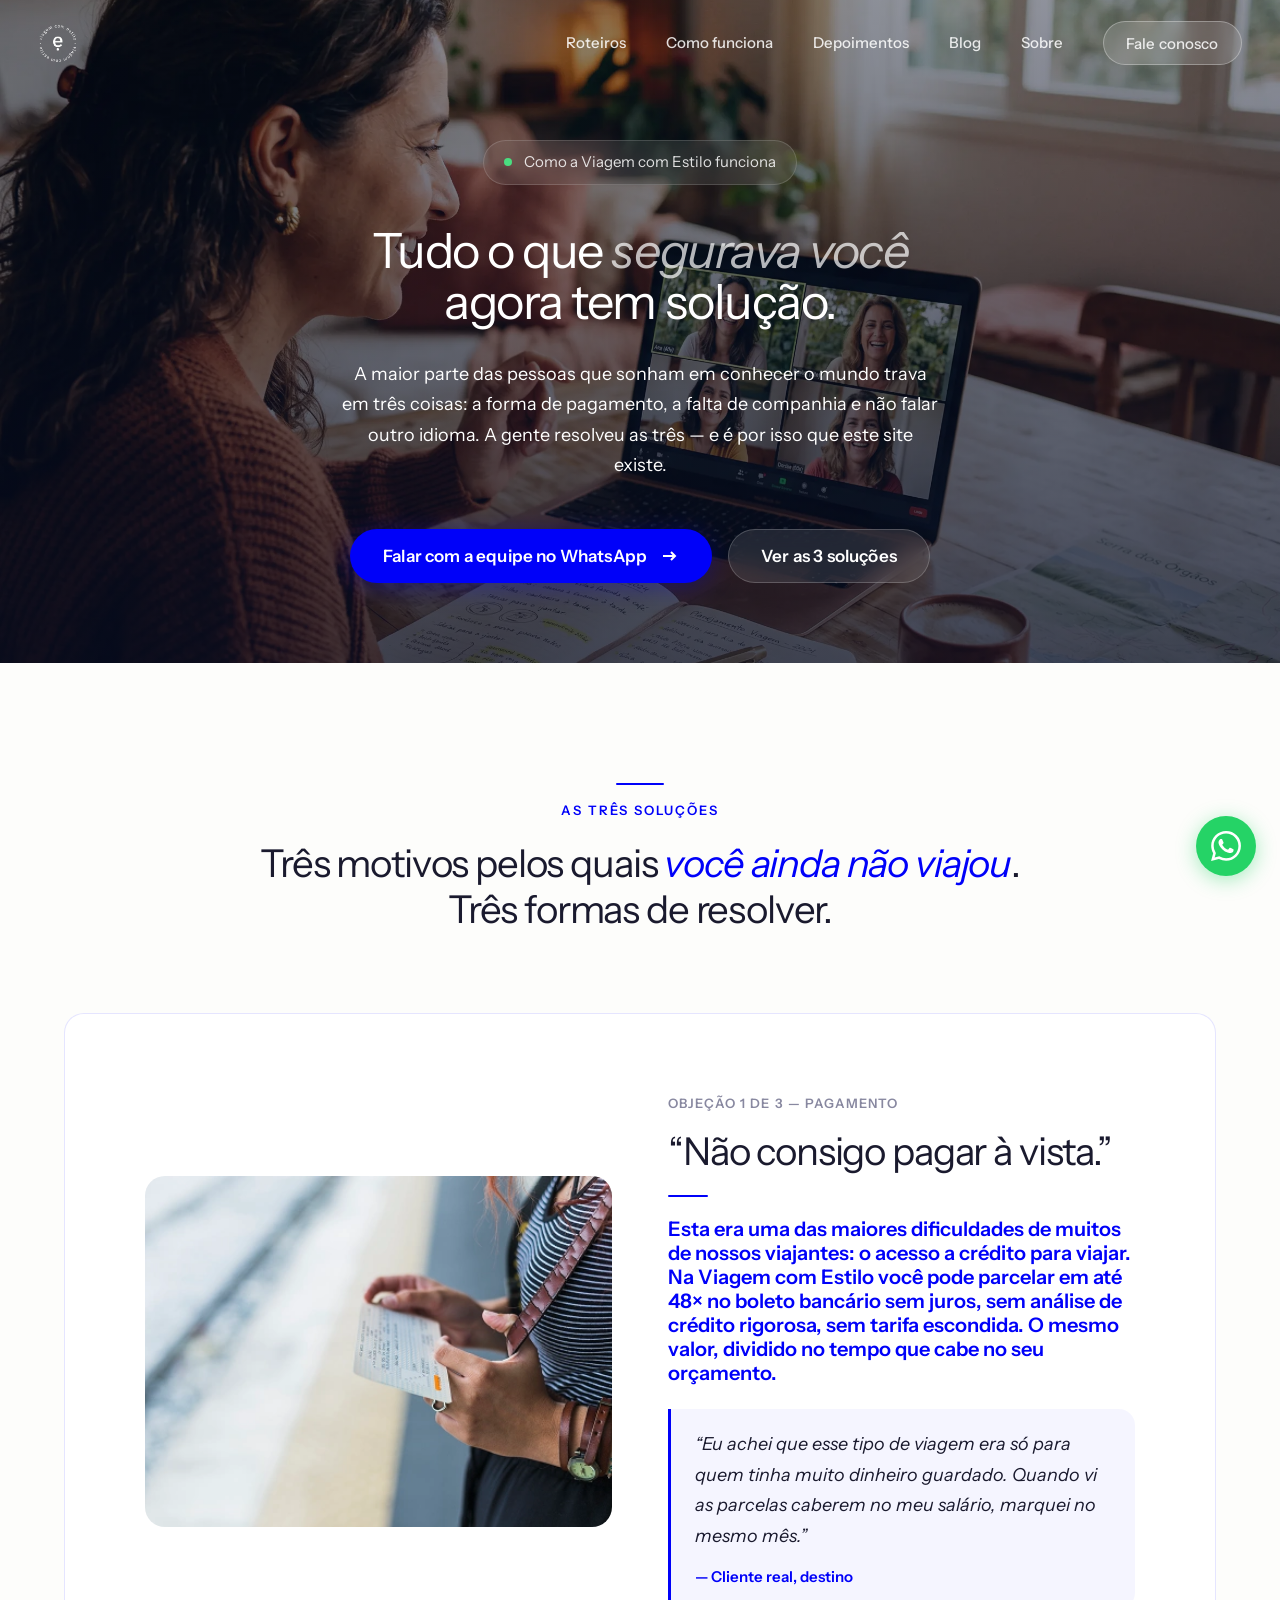
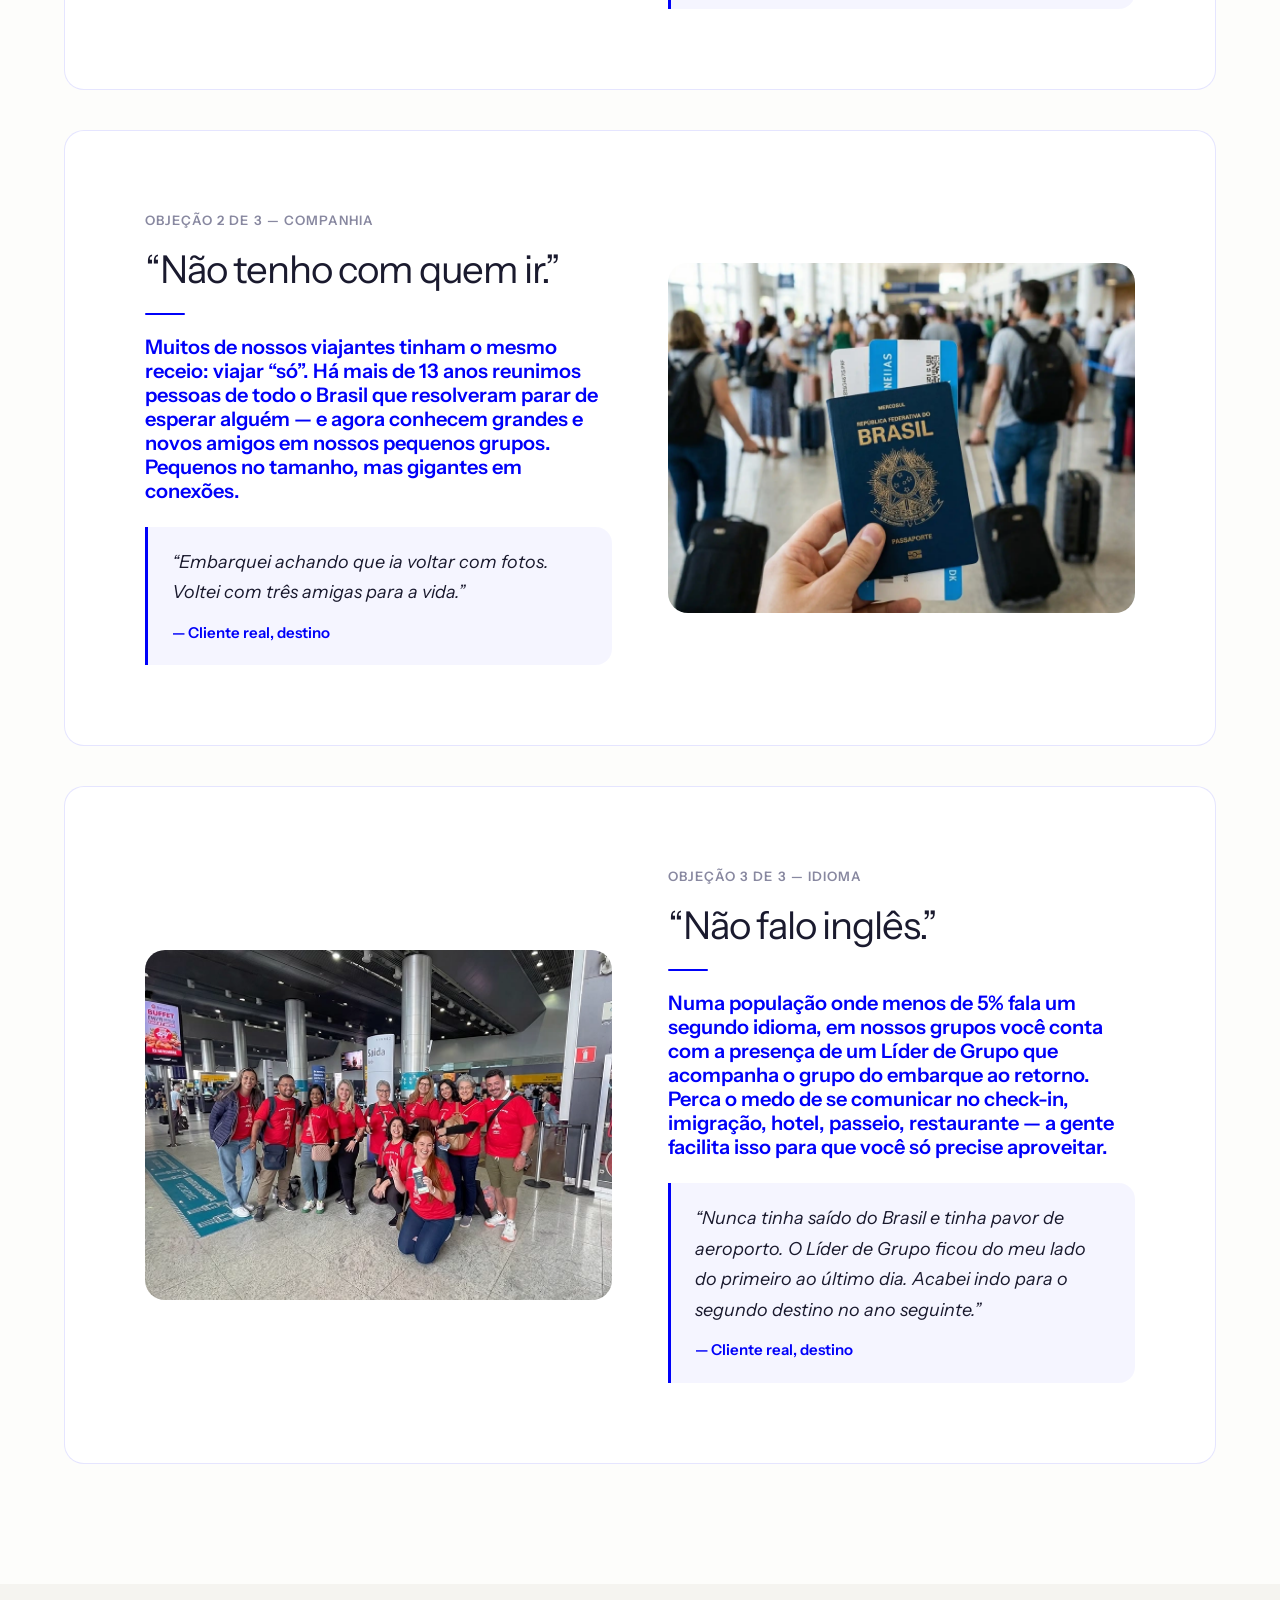
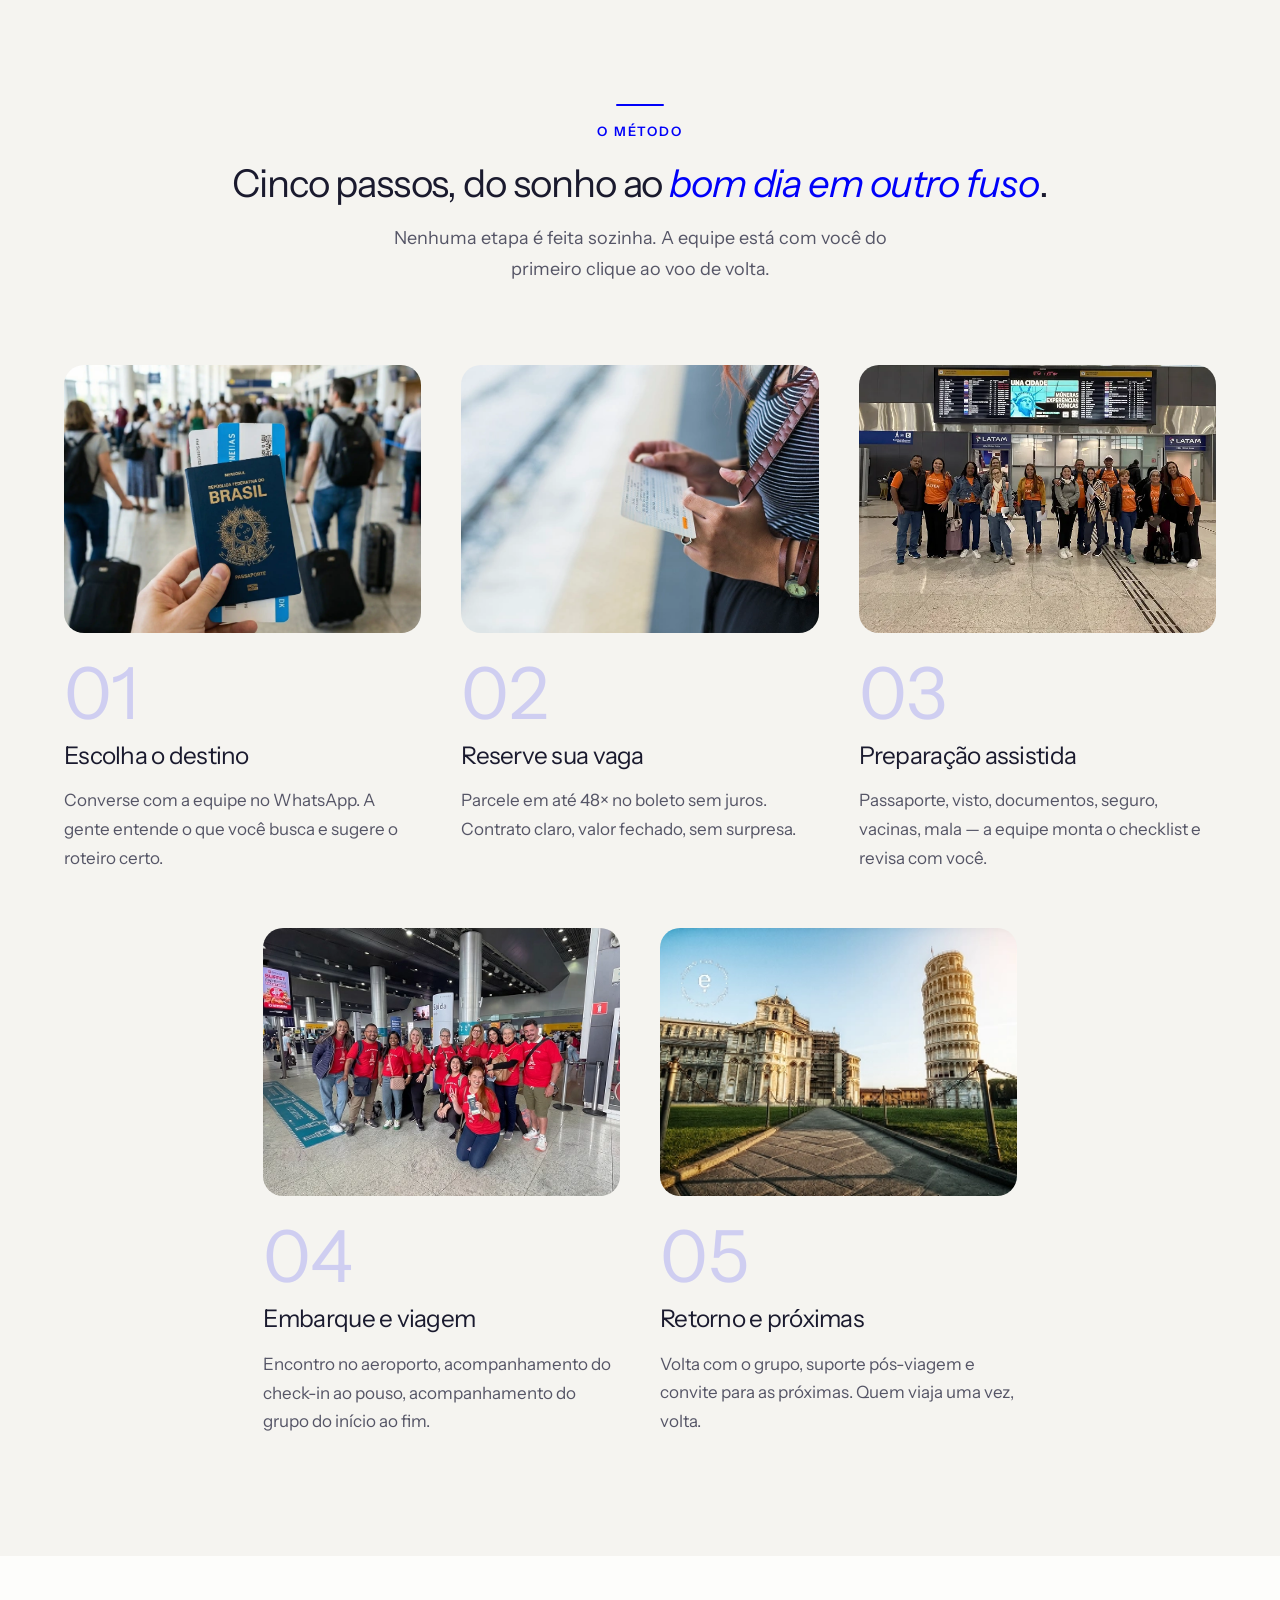
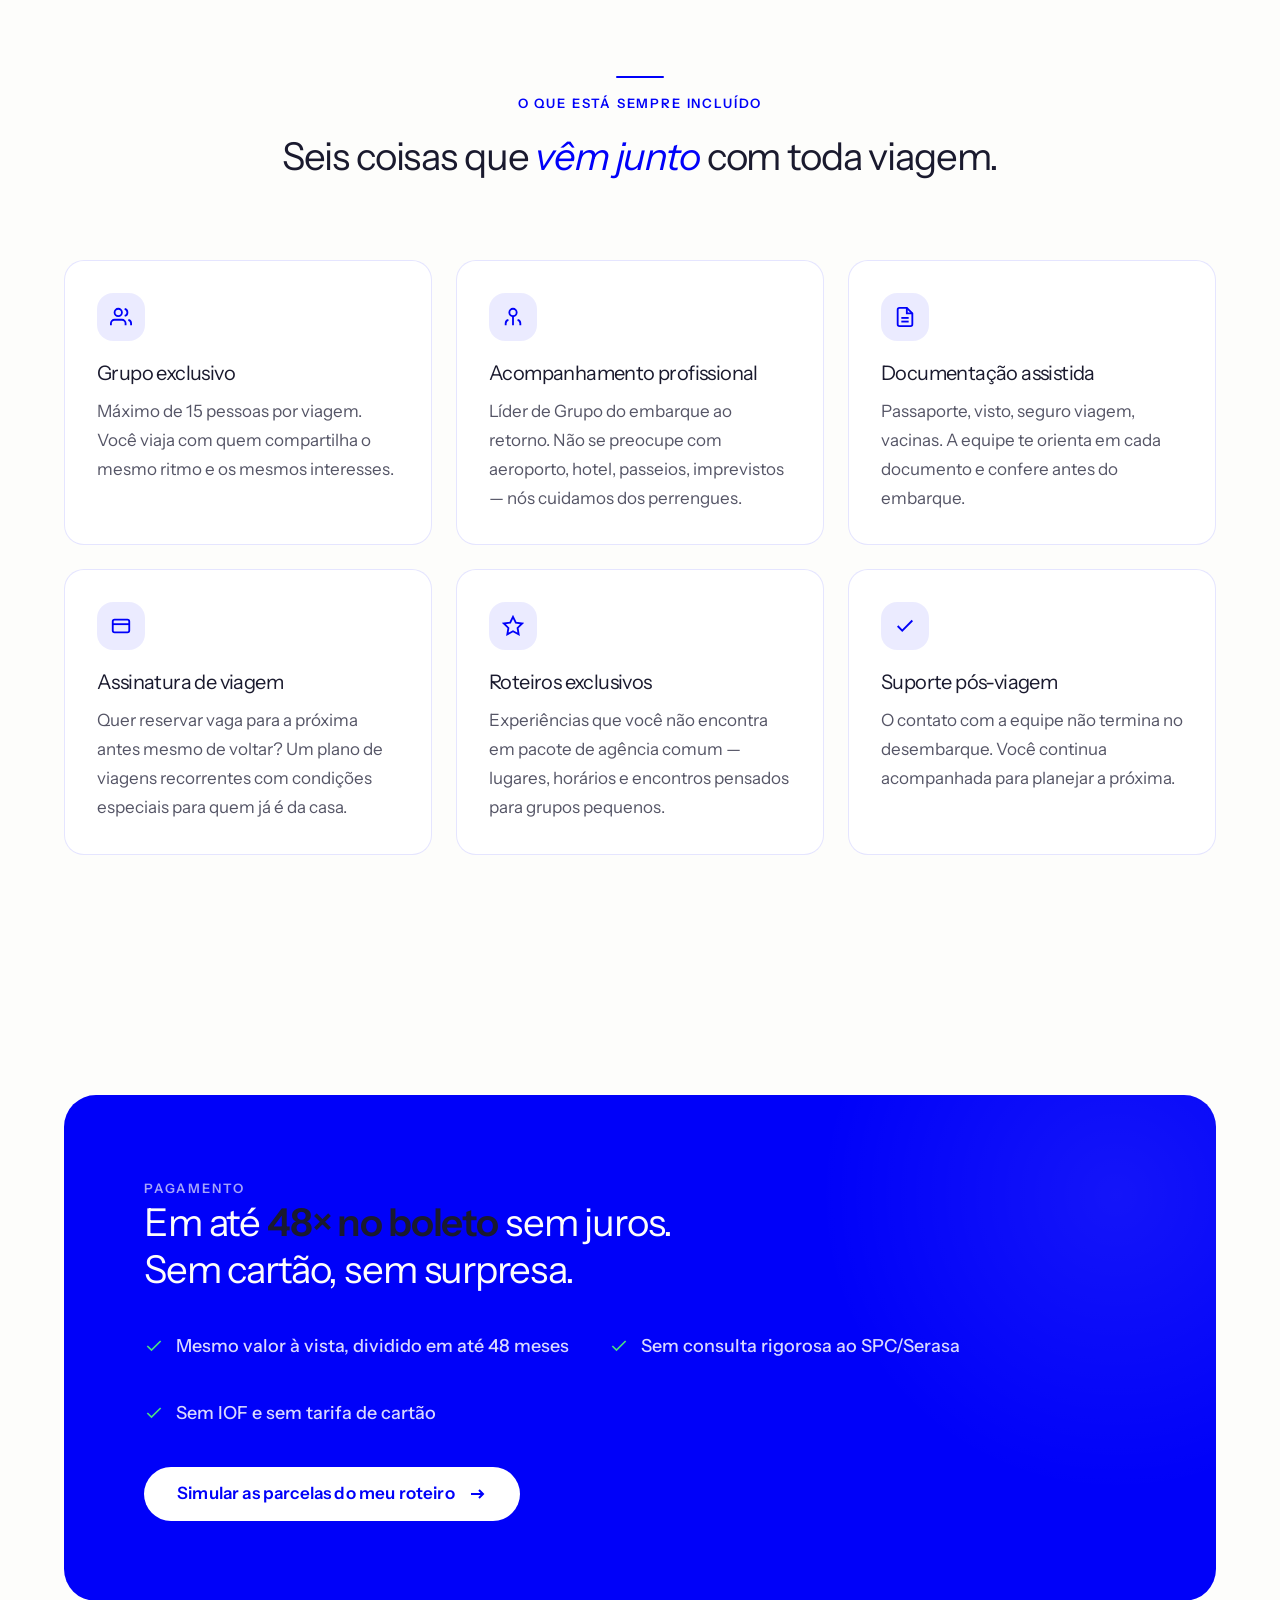
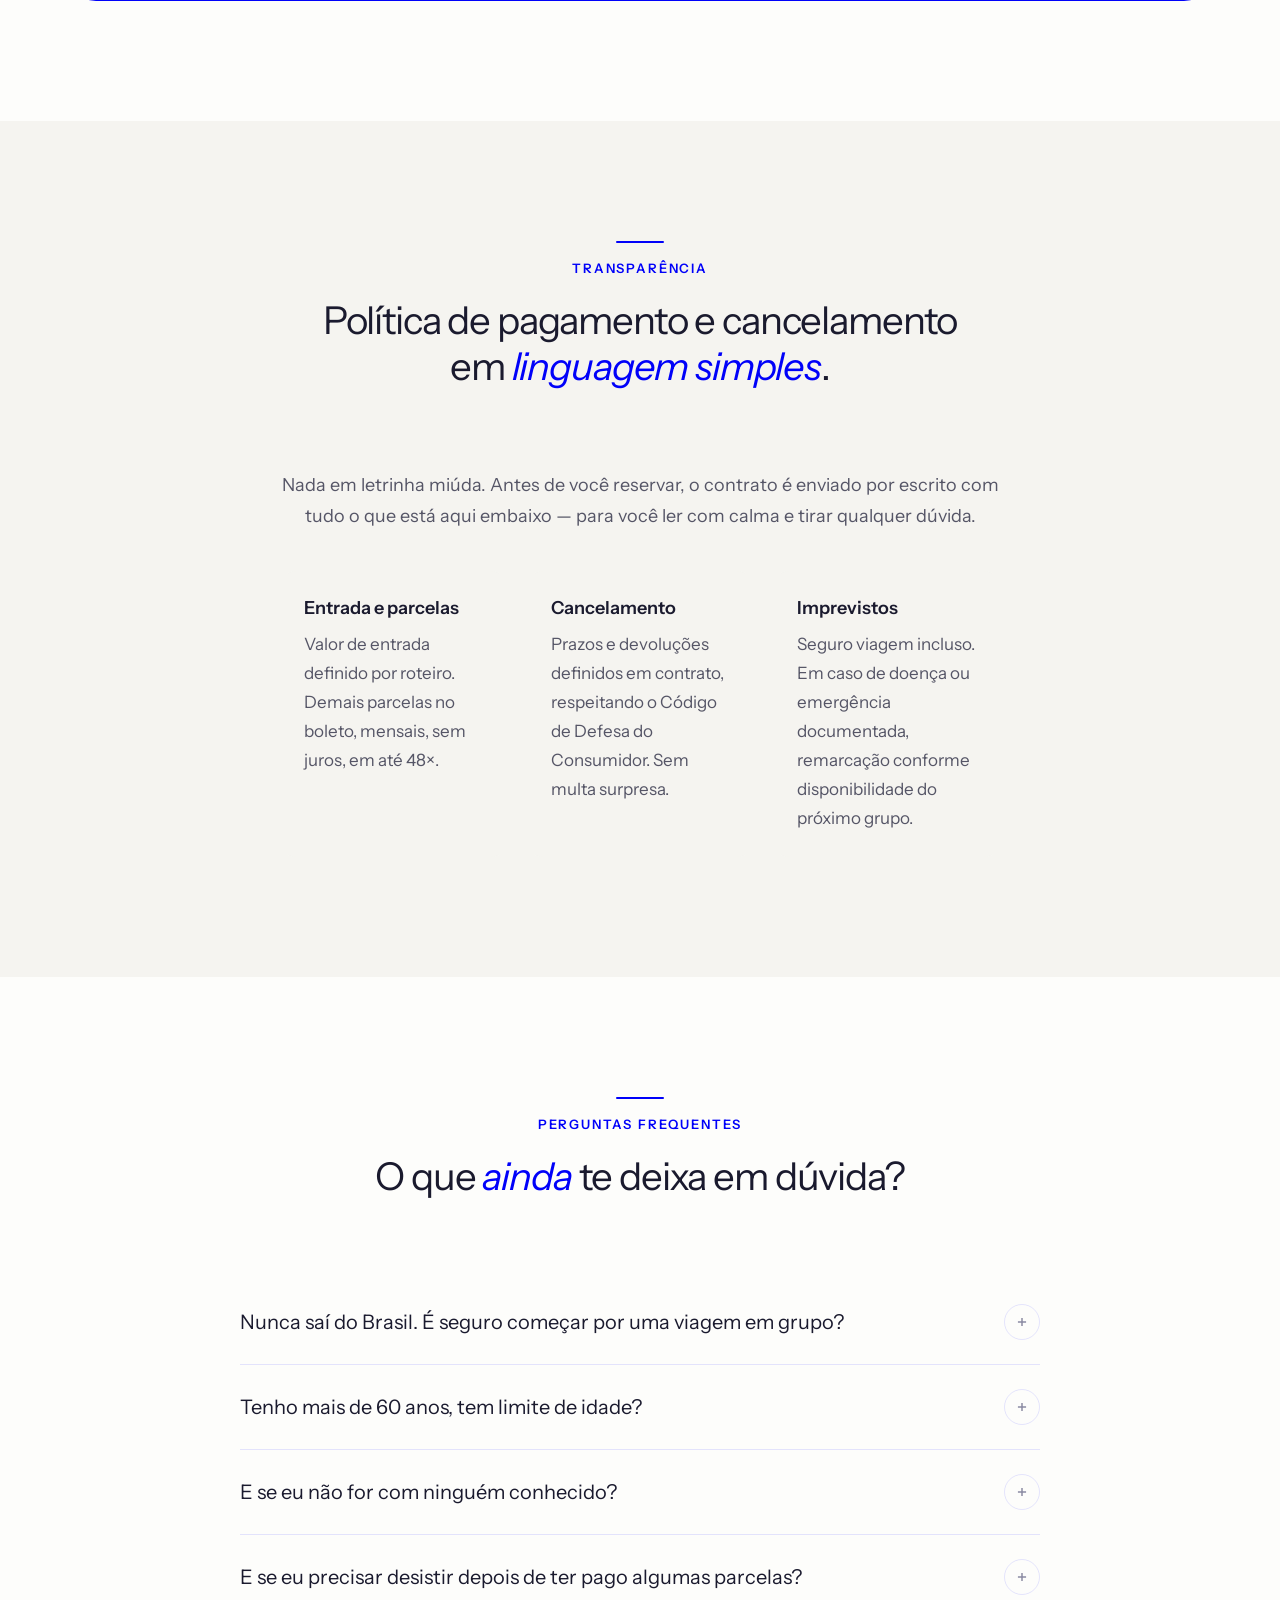
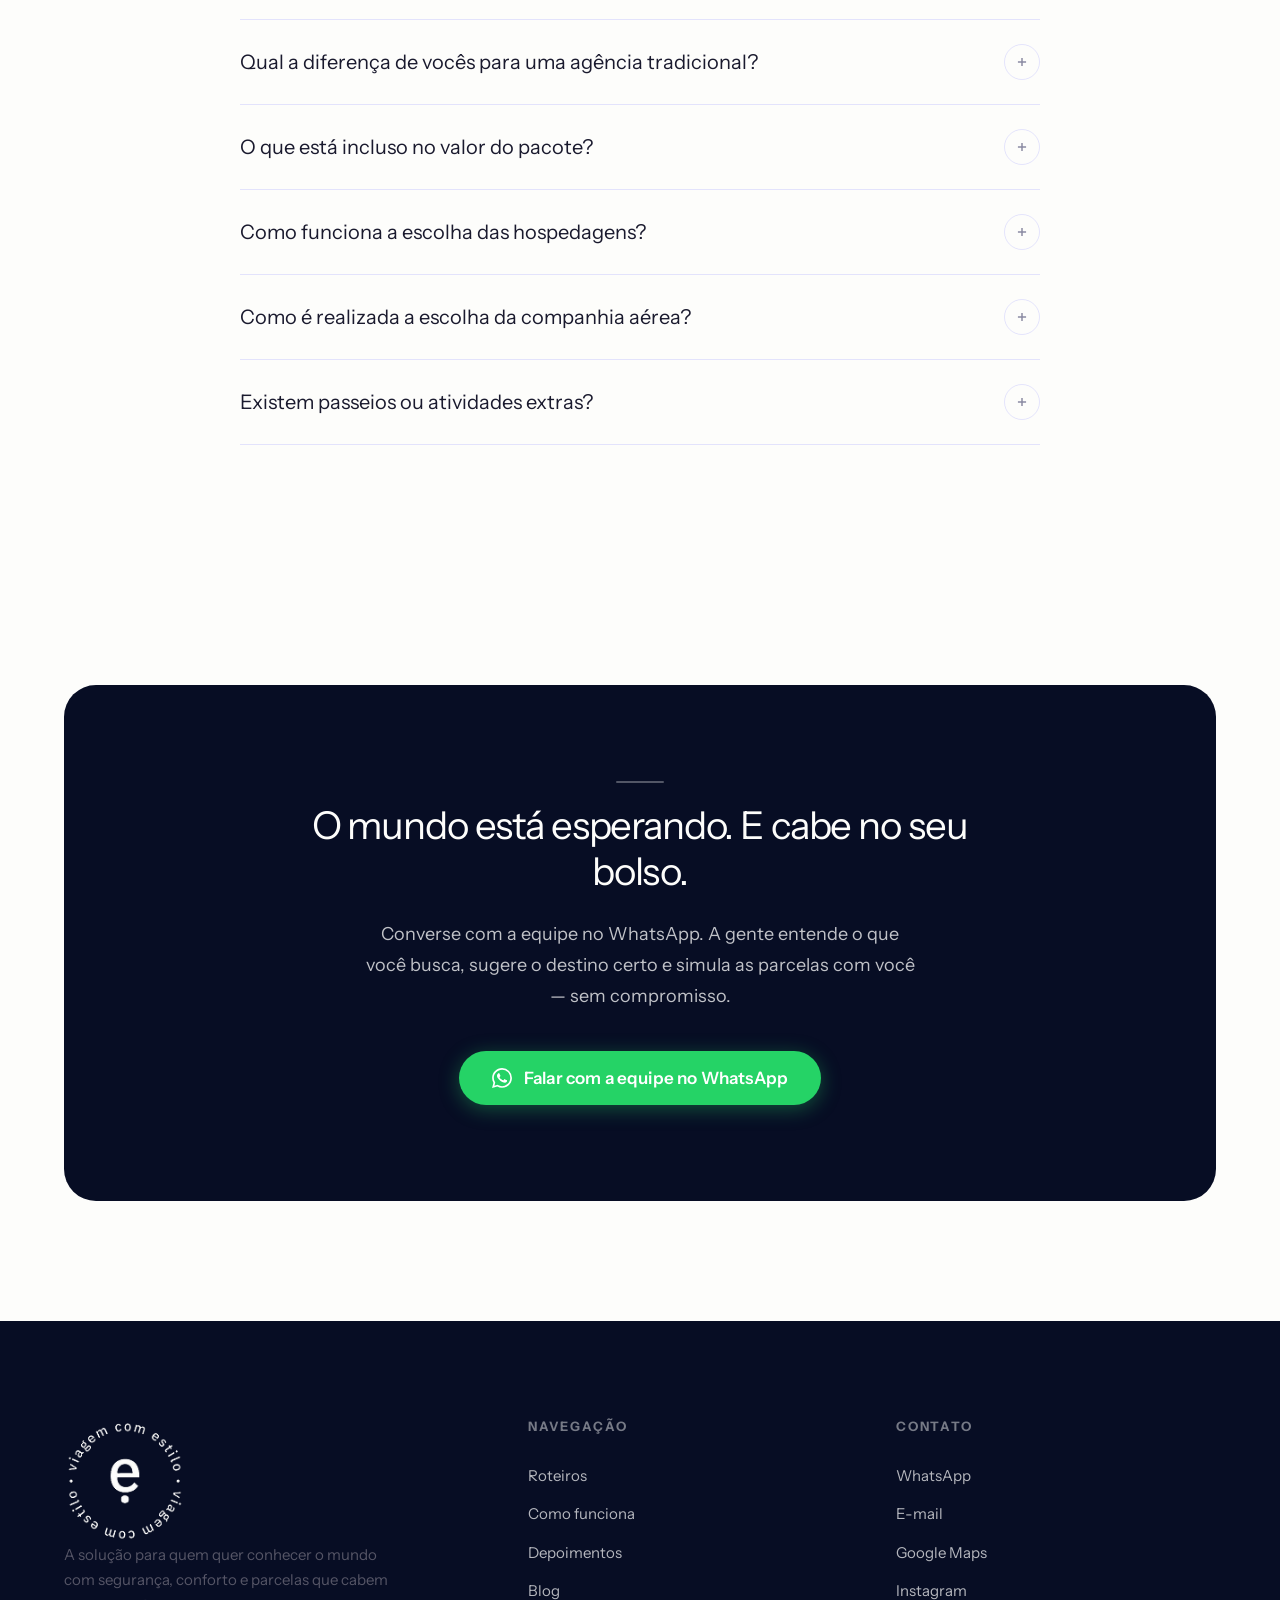
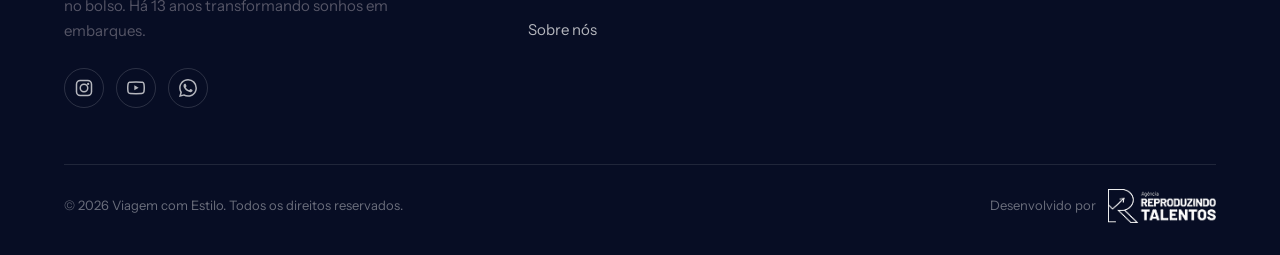
<file: como-funciona.html>
<!DOCTYPE html>
<html lang="pt-BR">

<head>
  <meta charset="UTF-8">
  <meta name="viewport" content="width=device-width, initial-scale=1.0">
  <title>Como funciona — Viagem com Estilo</title>
  <meta name="description"
    content="Como a Viagem com Estilo resolve o que segura quem sonha em viajar: parcelamento em 48× no boleto sem juros, grupo já formado e acompanhamento do embarque ao retorno.">

  <link rel="preconnect" href="https://fonts.googleapis.com">
  <link rel="preconnect" href="https://fonts.gstatic.com" crossorigin>
  <link rel="stylesheet"
    href="https://fonts.googleapis.com/css2?family=Instrument+Sans:ital,wght@0,400;0,500;0,600;0,700;1,400;1,500&display=swap">

  <link rel="stylesheet" href="css/tokens.css">
  <link rel="stylesheet" href="css/base.css">
  <link rel="stylesheet" href="css/components.css">
  <link rel="stylesheet" href="css/pages.css">

  <style>
    /* ---------- PAGE-LOCAL — .page-como ----------
       Ajustes específicos da página Como Funciona.
       Se virar padrão, migra para components.css. */

    .page-como .objecoes {
      display: flex;
      flex-direction: column;
      gap: var(--space-8);
    }

    .page-como .objecao-prova {
      margin-top: var(--space-6);
      padding: var(--space-5) var(--space-6);
      background: var(--color-brand-primary-subtle);
      border-left: 3px solid var(--color-brand-primary);
      border-radius: 0 var(--radius-md) var(--radius-md) 0;
      font-size: var(--font-size-md);
      line-height: var(--line-height-relaxed);
      color: var(--color-text-primary);
      font-style: italic;
    }

    .page-como .objecao-prova__author {
      display: block;
      margin-top: var(--space-3);
      font-size: var(--font-size-sm);
      font-weight: var(--font-weight-semibold);
      color: var(--color-brand-primary);
      font-style: normal;
    }

    .page-como .metodo-grid {
      display: grid;
      grid-template-columns: repeat(6, minmax(0, 1fr));
      column-gap: var(--space-8);
      row-gap: var(--space-10);
    }

    .page-como .metodo-grid .step {
      grid-column: span 2;
    }

    .page-como .metodo-grid .step:nth-child(4) {
      grid-column: 2 / span 2;
      grid-row: 2;
    }

    .page-como .metodo-grid .step:nth-child(5) {
      grid-column: 4 / span 2;
      grid-row: 2;
    }

    @media (max-width: 1100px) {
      .page-como .metodo-grid {
        grid-template-columns: repeat(3, 1fr);
        column-gap: var(--space-7);
        row-gap: var(--space-9);
      }
      .page-como .metodo-grid .step,
      .page-como .metodo-grid .step:nth-child(4),
      .page-como .metodo-grid .step:nth-child(5) {
        grid-column: auto;
        grid-row: auto;
      }
    }

    @media (max-width: 700px) {
      .page-como .metodo-grid {
        grid-template-columns: 1fr;
        column-gap: 0;
        row-gap: var(--space-9);
      }
    }

    .page-como .inclusos {
      display: grid;
      grid-template-columns: repeat(3, 1fr);
      gap: var(--space-6);
    }

    .page-como .incluso-card {
      background: var(--color-surface-white);
      border: 1px solid var(--color-border-subtle);
      border-radius: var(--radius-lg);
      padding: var(--space-7);
      transition: all var(--duration-normal) var(--ease-default);
    }

    .page-como .incluso-card:hover {
      border-color: var(--color-border-strong);
      box-shadow: var(--shadow-lg);
      transform: translateY(-4px);
    }

    .page-como .incluso-card__icon {
      width: 48px;
      height: 48px;
      background: var(--color-brand-primary-tint);
      border-radius: var(--radius-md);
      display: flex;
      align-items: center;
      justify-content: center;
      margin-bottom: var(--space-5);
    }

    .page-como .incluso-card__icon svg {
      width: 22px;
      height: 22px;
      color: var(--color-brand-primary);
    }

    .page-como .incluso-card__title {
      font-family: var(--font-heading);
      font-size: var(--font-size-lg);
      color: var(--color-text-primary);
      margin-bottom: var(--space-3);
      line-height: var(--line-height-snug);
    }

    .page-como .incluso-card__desc {
      font-size: var(--font-size-body);
      line-height: var(--line-height-relaxed);
      color: var(--color-text-secondary);
    }

    @media (max-width: 900px) {
      .page-como .inclusos { grid-template-columns: 1fr; }
    }

    .page-como .politica {
      max-width: 720px;
      margin-inline: auto;
      text-align: center;
    }

    .page-como .politica__lista {
      display: grid;
      grid-template-columns: repeat(3, 1fr);
      gap: var(--space-5);
      margin-top: var(--space-8);
      text-align: left;
    }

    .page-como .politica__item {
      padding: var(--space-6);
      background: var(--color-surface-warm);
      border-radius: var(--radius-md);
    }

    .page-como .politica__item strong {
      display: block;
      font-family: var(--font-heading);
      font-size: var(--font-size-md);
      color: var(--color-text-primary);
      margin-bottom: var(--space-2);
    }

    .page-como .politica__item span {
      font-size: var(--font-size-body);
      line-height: var(--line-height-relaxed);
      color: var(--color-text-secondary);
    }

    @media (max-width: 800px) {
      .page-como .politica__lista { grid-template-columns: 1fr; }
    }
  </style>
</head>

<body class="page-como">

  <!-- ========================================
       NAVBAR
       Componente: .navbar (components.css)
       Fixo: estrutura, links
       Dinâmico (ACF Options Page): número WhatsApp, URL Instagram/YouTube
       ======================================== -->
  <nav class="navbar" id="navbar">
    <div class="navbar__inner">
      <a href="index.html" class="navbar__logo" aria-label="Viagem com Estilo — voltar à home">
        <img
          data-navbar-logo
          data-logo-light="midia/Logo - branca1.webp"
          data-logo-dark="midia/Logo - azul.webp"
          src="midia/Logo - branca1.webp"
          alt="Viagem com Estilo">
      </a>

      <div class="navbar__links" id="navbar-links">
        <a href="index.html#roteiros">Roteiros</a>
        <a href="como-funciona.html" aria-current="page">Como funciona</a>
        <a href="depoimentos.html">Depoimentos</a>
        <a href="blog.html">Blog</a>
        <a href="sobre.html">Sobre</a>
        <a href="https://wa.me/<!-- WHATSAPP_NUMBER -->" target="_blank" rel="noopener" class="navbar__cta btn">
          Fale conosco
        </a>
      </div>

      <button class="navbar__toggle" aria-label="Abrir menu" aria-controls="navbar-links" aria-expanded="false">
        <span></span><span></span><span></span>
      </button>
    </div>
  </nav>


  <main>

    <!-- ========================================
         1. HERO COMPACTO
         Componente: .hero.hero--compact
         Fixo: estrutura
         Dinâmico (opções globais): imagem de fundo, título, subtítulo
         ======================================== -->
    <section class="hero hero--compact" aria-labelledby="hero-title">
      <div class="hero__bg">
        <img src="midia/image-roteiro.webp" alt="" loading="eager" width="1920" height="1080">
      </div>
      <div class="hero__overlay"></div>

      <div class="hero__content">
        <div class="hero__badge">
          <span class="hero__badge-dot" aria-hidden="true"></span>
          <span>Como a Viagem com Estilo funciona</span>
        </div>

        <h1 class="hero__title" id="hero-title">
          Tudo o que <em>segurava você</em><br>
          agora tem solução.
        </h1>

        <p class="hero__sub">
          A maior parte das pessoas que sonham em conhecer o mundo trava em três coisas: a forma de pagamento,
          a falta de companhia e não falar outro idioma. A gente resolveu as três — e é por isso que este site existe.
        </p>

        <div class="hero__actions">
          <a href="https://wa.me/<!-- WHATSAPP_NUMBER -->" target="_blank" rel="noopener" class="btn btn--primary">
            Falar com a equipe no WhatsApp
            <svg class="btn__arrow" viewBox="0 0 20 20" fill="none" stroke="currentColor" stroke-width="2"
              aria-hidden="true">
              <path d="M4 10h12M12 6l4 4-4 4" />
            </svg>
          </a>
          <a href="#objecoes" class="btn btn--ghost">Ver as 3 soluções</a>
        </div>
      </div>
    </section>


    <!-- ========================================
         2. TRÊS OBJEÇÕES PRINCIPAIS
         Ordem real do cliente (ata 20/04/2026 § 6):
           1. Não consigo pagar à vista → 48× boleto
           2. Não tenho com quem ir    → grupo fechado (máx. 15)
           3. Não falo inglês          → acompanhamento profissional
         Componente: .card-manifesto.card-manifesto--spotlight
         Dinâmico (ACF Options Page): número real de parcelas, tamanho do grupo,
         citações de prova (nome + destino).
         ======================================== -->
    <section class="section" id="objecoes" aria-labelledby="objecoes-title">
      <div class="container">
        <header class="section-header">
          <span class="section-line section-line--center" aria-hidden="true"></span>
          <span class="label" style="display:block; margin-top:var(--space-4);">As três soluções</span>
          <h2 class="section-title" id="objecoes-title">
            Três motivos pelos quais <em>você ainda não viajou</em>.<br>
            Três formas de resolver.
          </h2>
        </header>

        <div class="objecoes">

          <!-- [BLOCO 1 — Pagamento]
               Fixo: layout de 2 colunas (imagem + conteúdo)
               Dinâmico: imagem, citação de prova (nome, cidade/destino) -->
          <article class="card-manifesto card-manifesto--spotlight">
            <img src="midia/Card - Boleto.webp" alt="Parcelas no boleto sem juros" loading="lazy" width="800"
              height="600"
              style="border-radius: var(--radius-lg); width:100%; aspect-ratio: 4/3; object-fit: cover;">
            <div>
              <div class="card-manifesto__tag">Objeção 1 de 3 — Pagamento</div>
              <h3 class="card-manifesto__question">&ldquo;Não consigo pagar à vista.&rdquo;</h3>
              <div class="card-manifesto__divider" aria-hidden="true"></div>
              <p class="card-manifesto__answer">
                Esta era uma das maiores dificuldades de muitos de nossos viajantes: o acesso a crédito para viajar.
                Na Viagem com Estilo você pode parcelar em até 48× no boleto bancário sem juros, sem análise de crédito
                rigorosa, sem tarifa escondida. O mesmo valor, dividido no tempo que cabe no seu orçamento.
              </p>

              <blockquote class="objecao-prova">
                &ldquo;Eu achei que esse tipo de viagem era só para quem tinha muito dinheiro guardado. Quando vi
                as parcelas caberem no meu salário, marquei no mesmo mês.&rdquo;
                <span class="objecao-prova__author">— Cliente real, destino <!-- PLACEHOLDER --></span>
              </blockquote>
            </div>
          </article>

          <!-- [BLOCO 2 — Grupo] -->
          <article class="card-manifesto card-manifesto--spotlight" style="direction: rtl;">
            <img src="midia/Card - Destino.webp" alt="Grupo de viajantes exclusivo" loading="lazy" width="800"
              height="600"
              style="direction: ltr; border-radius: var(--radius-lg); width:100%; aspect-ratio: 4/3; object-fit: cover;">
            <div style="direction: ltr;">
              <div class="card-manifesto__tag">Objeção 2 de 3 — Companhia</div>
              <h3 class="card-manifesto__question">&ldquo;Não tenho com quem ir.&rdquo;</h3>
              <div class="card-manifesto__divider" aria-hidden="true"></div>
              <p class="card-manifesto__answer">
                Muitos de nossos viajantes tinham o mesmo receio: viajar &ldquo;só&rdquo;. Há mais de 13 anos reunimos
                pessoas de todo o Brasil que resolveram parar de esperar alguém — e agora conhecem grandes e novos
                amigos em nossos pequenos grupos. Pequenos no tamanho, mas gigantes em conexões.
              </p>

              <blockquote class="objecao-prova">
                &ldquo;Embarquei achando que ia voltar com fotos. Voltei com três amigas para a vida.&rdquo;
                <span class="objecao-prova__author">— Cliente real, destino <!-- PLACEHOLDER --></span>
              </blockquote>
            </div>
          </article>

          <!-- [BLOCO 3 — Idioma] -->
          <article class="card-manifesto card-manifesto--spotlight">
            <img src="midia/Card - Embarque.webp" alt="Acompanhamento profissional do embarque ao retorno" loading="lazy"
              width="800" height="600"
              style="border-radius: var(--radius-lg); width:100%; aspect-ratio: 4/3; object-fit: cover;">
            <div>
              <div class="card-manifesto__tag">Objeção 3 de 3 — Idioma</div>
              <h3 class="card-manifesto__question">&ldquo;Não falo inglês.&rdquo;</h3>
              <div class="card-manifesto__divider" aria-hidden="true"></div>
              <p class="card-manifesto__answer">
                Numa população onde menos de 5% fala um segundo idioma, em nossos grupos você conta com a presença
                de um Líder de Grupo que acompanha o grupo do embarque ao retorno. Perca o medo de se comunicar no
                check-in, imigração, hotel, passeio, restaurante — a gente facilita isso para que você só precise aproveitar.
              </p>

              <blockquote class="objecao-prova">
                &ldquo;Nunca tinha saído do Brasil e tinha pavor de aeroporto. O Líder de Grupo ficou do meu lado do
                primeiro ao último dia. Acabei indo para o segundo destino no ano seguinte.&rdquo;
                <span class="objecao-prova__author">— Cliente real, destino <!-- PLACEHOLDER --></span>
              </blockquote>
            </div>
          </article>

        </div>
      </div>
    </section>


    <!-- ========================================
         3. O MÉTODO EM 5 PASSOS
         Fixo: 5 passos (escolha → reserva → preparação → embarque → retorno)
         Dinâmico: imagem e descrição de cada passo
         Componente: .step (components.css)
         ======================================== -->
    <section class="section section--warm" aria-labelledby="metodo-title">
      <div class="container">
        <header class="section-header">
          <span class="section-line section-line--center" aria-hidden="true"></span>
          <span class="label" style="display:block; margin-top:var(--space-4);">O método</span>
          <h2 class="section-title" id="metodo-title">
            Cinco passos, do sonho ao <em>bom dia em outro fuso</em>.
          </h2>
          <p class="section-subtitle" style="margin-inline: auto;">
            Nenhuma etapa é feita sozinha. A equipe está com você do primeiro clique ao voo de volta.
          </p>
        </header>

        <div class="metodo-grid">
          <article class="step">
            <div class="step__image">
              <img src="midia/Card - Destino.webp" alt="" loading="lazy" width="600" height="450">
            </div>
            <div class="step__number" aria-hidden="true">01</div>
            <h3 class="step__title">Escolha o destino</h3>
            <p class="step__desc">Converse com a equipe no WhatsApp. A gente entende o que você busca e sugere
              o roteiro certo.</p>
          </article>

          <article class="step">
            <div class="step__image">
              <img src="midia/Card - Boleto.webp" alt="" loading="lazy" width="600" height="450">
            </div>
            <div class="step__number" aria-hidden="true">02</div>
            <h3 class="step__title">Reserve sua vaga</h3>
            <p class="step__desc">Parcele em até 48× no boleto sem juros. Contrato claro, valor fechado, sem
              surpresa.</p>
          </article>

          <article class="step">
            <div class="step__image">
              <img src="midia/Foto - Embarque.webp" alt="" loading="lazy" width="600" height="450">
            </div>
            <div class="step__number" aria-hidden="true">03</div>
            <h3 class="step__title">Preparação assistida</h3>
            <p class="step__desc">Passaporte, visto, documentos, seguro, vacinas, mala — a equipe monta o
              checklist e revisa com você.</p>
          </article>

          <article class="step">
            <div class="step__image">
              <img src="midia/Card - Embarque.webp" alt="" loading="lazy" width="600" height="450">
            </div>
            <div class="step__number" aria-hidden="true">04</div>
            <h3 class="step__title">Embarque e viagem</h3>
            <p class="step__desc">Encontro no aeroporto, acompanhamento do check-in ao pouso, acompanhamento do
              grupo do início ao fim.</p>
          </article>

          <article class="step">
            <div class="step__image">
              <img src="midia/Itália.webp" alt="" loading="lazy" width="600" height="450">
            </div>
            <div class="step__number" aria-hidden="true">05</div>
            <h3 class="step__title">Retorno e próximas</h3>
            <p class="step__desc">Volta com o grupo, suporte pós-viagem e convite para as próximas. Quem viaja
              uma vez, volta.</p>
          </article>
        </div>
      </div>
    </section>


    <!-- ========================================
         4. O QUE ESTÁ SEMPRE INCLUÍDO
         Fixo: seção de 6 itens (acompanhamento, grupo fechado, documentação,
               assinatura de viagem, roteiros exclusivos, pós-viagem)
         Dinâmico (opções globais): texto de cada item
         ======================================== -->
    <section class="section" aria-labelledby="inclusos-title">
      <div class="container">
        <header class="section-header">
          <span class="section-line section-line--center" aria-hidden="true"></span>
          <span class="label" style="display:block; margin-top:var(--space-4);">O que está sempre incluído</span>
          <h2 class="section-title" id="inclusos-title">
            Seis coisas que <em>vêm junto</em> com toda viagem.
          </h2>
        </header>

        <div class="inclusos">

          <article class="incluso-card">
            <div class="incluso-card__icon" aria-hidden="true">
              <svg viewBox="0 0 24 24" fill="none" stroke="currentColor" stroke-width="2">
                <path d="M17 21v-2a4 4 0 0 0-4-4H5a4 4 0 0 0-4 4v2" />
                <circle cx="9" cy="7" r="4" />
                <path d="M23 21v-2a4 4 0 0 0-3-3.87M16 3.13a4 4 0 0 1 0 7.75" />
              </svg>
            </div>
            <h3 class="incluso-card__title">Grupo exclusivo</h3>
            <p class="incluso-card__desc">Máximo de 15 pessoas por viagem. Você viaja com quem compartilha o
              mesmo ritmo e os mesmos interesses.</p>
          </article>

          <article class="incluso-card">
            <div class="incluso-card__icon" aria-hidden="true">
              <svg viewBox="0 0 24 24" fill="none" stroke="currentColor" stroke-width="2">
                <path d="M20 21v-2a4 4 0 0 0-3-3.87" />
                <path d="M4 21v-2a4 4 0 0 1 3-3.87" />
                <circle cx="12" cy="7" r="4" />
                <path d="M12 11v10" />
              </svg>
            </div>
            <h3 class="incluso-card__title">Acompanhamento profissional</h3>
            <p class="incluso-card__desc">Líder de Grupo do embarque ao retorno. Não se preocupe com aeroporto,
              hotel, passeios, imprevistos — nós cuidamos dos perrengues.</p>
          </article>

          <article class="incluso-card">
            <div class="incluso-card__icon" aria-hidden="true">
              <svg viewBox="0 0 24 24" fill="none" stroke="currentColor" stroke-width="2">
                <path d="M14 2H6a2 2 0 0 0-2 2v16a2 2 0 0 0 2 2h12a2 2 0 0 0 2-2V8z" />
                <polyline points="14 2 14 8 20 8" />
                <line x1="16" y1="13" x2="8" y2="13" />
                <line x1="16" y1="17" x2="8" y2="17" />
              </svg>
            </div>
            <h3 class="incluso-card__title">Documentação assistida</h3>
            <p class="incluso-card__desc">Passaporte, visto, seguro viagem, vacinas. A equipe te orienta em cada
              documento e confere antes do embarque.</p>
          </article>

          <article class="incluso-card">
            <div class="incluso-card__icon" aria-hidden="true">
              <svg viewBox="0 0 24 24" fill="none" stroke="currentColor" stroke-width="2">
                <rect x="3" y="5" width="18" height="14" rx="2" />
                <line x1="3" y1="10" x2="21" y2="10" />
              </svg>
            </div>
            <h3 class="incluso-card__title">Assinatura de viagem</h3>
            <p class="incluso-card__desc">Quer reservar vaga para a próxima antes mesmo de voltar? Um plano de
              viagens recorrentes com condições especiais para quem já é da casa.</p>
          </article>

          <article class="incluso-card">
            <div class="incluso-card__icon" aria-hidden="true">
              <svg viewBox="0 0 24 24" fill="none" stroke="currentColor" stroke-width="2">
                <polygon points="12 2 15.09 8.26 22 9.27 17 14.14 18.18 21.02 12 17.77 5.82 21.02 7 14.14 2 9.27 8.91 8.26 12 2" />
              </svg>
            </div>
            <h3 class="incluso-card__title">Roteiros exclusivos</h3>
            <p class="incluso-card__desc">Experiências que você não encontra em pacote de agência comum — lugares,
              horários e encontros pensados para grupos pequenos.</p>
          </article>

          <article class="incluso-card">
            <div class="incluso-card__icon" aria-hidden="true">
              <svg viewBox="0 0 24 24" fill="none" stroke="currentColor" stroke-width="2">
                <path d="M20 6L9 17l-5-5" />
              </svg>
            </div>
            <h3 class="incluso-card__title">Suporte pós-viagem</h3>
            <p class="incluso-card__desc">O contato com a equipe não termina no desembarque. Você continua
              acompanhada para planejar a próxima.</p>
          </article>

        </div>
      </div>
    </section>


    <!-- ========================================
         5. BLOCO DE PAGAMENTO (reforço do 48× boleto)
         Componente: .bloco-pagamento (components.css)
         Dinâmico (ACF Options Page): número de parcelas, texto dos pontos
         ======================================== -->
    <section class="section" aria-labelledby="pagamento-title">
      <div class="container">
        <div class="bloco-pagamento">
          <div class="bloco-pagamento__content">
            <span class="label label--on-dark">Pagamento</span>
            <h2 class="bloco-pagamento__title" id="pagamento-title">
              Em até <strong>48× no boleto</strong> sem juros.<br>
              Sem cartão, sem surpresa.
            </h2>

            <ul class="bloco-pagamento__points">
              <li class="bloco-pagamento__point">
                <svg viewBox="0 0 24 24" fill="none" stroke="currentColor" stroke-width="2" aria-hidden="true">
                  <polyline points="20 6 9 17 4 12" />
                </svg>
                Mesmo valor à vista, dividido em até 48 meses
              </li>
              <li class="bloco-pagamento__point">
                <svg viewBox="0 0 24 24" fill="none" stroke="currentColor" stroke-width="2" aria-hidden="true">
                  <polyline points="20 6 9 17 4 12" />
                </svg>
                Sem consulta rigorosa ao SPC/Serasa
              </li>
              <li class="bloco-pagamento__point">
                <svg viewBox="0 0 24 24" fill="none" stroke="currentColor" stroke-width="2" aria-hidden="true">
                  <polyline points="20 6 9 17 4 12" />
                </svg>
                Sem IOF e sem tarifa de cartão
              </li>
            </ul>

            <a href="https://wa.me/<!-- WHATSAPP_NUMBER -->" target="_blank" rel="noopener"
              class="btn btn--white">
              Simular as parcelas do meu roteiro
              <svg class="btn__arrow" viewBox="0 0 20 20" fill="none" stroke="currentColor" stroke-width="2"
                aria-hidden="true">
                <path d="M4 10h12M12 6l4 4-4 4" />
              </svg>
            </a>
          </div>
        </div>
      </div>
    </section>


    <!-- ========================================
         6. POLÍTICA DE PAGAMENTO E CANCELAMENTO
         Fixo: estrutura de 3 blocos
         Dinâmico (ACF Options Page): texto de cada política
         ======================================== -->
    <section class="section section--warm" aria-labelledby="politica-title">
      <div class="container">
        <header class="section-header">
          <span class="section-line section-line--center" aria-hidden="true"></span>
          <span class="label" style="display:block; margin-top:var(--space-4);">Transparência</span>
          <h2 class="section-title" id="politica-title">
            Política de pagamento e cancelamento<br>
            em <em>linguagem simples</em>.
          </h2>
        </header>

        <div class="politica">
          <p style="font-size: var(--font-size-md); line-height: var(--line-height-relaxed); color: var(--color-text-secondary);">
            Nada em letrinha miúda. Antes de você reservar, o contrato é enviado por escrito com tudo o que está
            aqui embaixo — para você ler com calma e tirar qualquer dúvida.
          </p>

          <div class="politica__lista">
            <div class="politica__item">
              <strong>Entrada e parcelas</strong>
              <span>Valor de entrada definido por roteiro. Demais parcelas no boleto, mensais, sem juros,
                em até 48×.</span>
            </div>
            <div class="politica__item">
              <strong>Cancelamento</strong>
              <span>Prazos e devoluções definidos em contrato, respeitando o Código de Defesa do Consumidor.
                Sem multa surpresa.</span>
            </div>
            <div class="politica__item">
              <strong>Imprevistos</strong>
              <span>Seguro viagem incluso. Em caso de doença ou emergência documentada, remarcação conforme
                disponibilidade do próximo grupo.</span>
            </div>
          </div>
        </div>
      </div>
    </section>


    <!-- ========================================
         7. FAQ — objeções secundárias
         Componente: .faq (components.css) — accordion acessível via ui.js
         Fixo: estrutura do accordion
         Dinâmico (CMS ou opções): perguntas e respostas (repeater ACF)
         ======================================== -->
    <section class="section" aria-labelledby="faq-title">
      <div class="container">
        <header class="section-header">
          <span class="section-line section-line--center" aria-hidden="true"></span>
          <span class="label" style="display:block; margin-top:var(--space-4);">Perguntas frequentes</span>
          <h2 class="section-title" id="faq-title">
            O que <em>ainda</em> te deixa em dúvida?
          </h2>
        </header>

        <div class="faq">

          <div class="faq__item">
            <button class="faq__question" type="button">
              <span>Nunca saí do Brasil. É seguro começar por uma viagem em grupo?</span>
              <span class="faq__icon" aria-hidden="true">
                <svg viewBox="0 0 24 24" fill="none" stroke="currentColor" stroke-width="2.5">
                  <line x1="12" y1="5" x2="12" y2="19" />
                  <line x1="5" y1="12" x2="19" y2="12" />
                </svg>
              </span>
            </button>
            <div class="faq__answer">
              <div class="faq__answer-inner">
                Sim, e é exatamente o cenário em que o grupo mais ajuda. Mais de 60% de nossos viajantes
                saem do Brasil pela primeira vez com a gente. Você não precisa saber nada além de querer ir.
              </div>
            </div>
          </div>

          <div class="faq__item">
            <button class="faq__question" type="button">
              <span>Tenho mais de 60 anos, tem limite de idade?</span>
              <span class="faq__icon" aria-hidden="true">
                <svg viewBox="0 0 24 24" fill="none" stroke="currentColor" stroke-width="2.5">
                  <line x1="12" y1="5" x2="12" y2="19" />
                  <line x1="5" y1="12" x2="19" y2="12" />
                </svg>
              </span>
            </button>
            <div class="faq__answer">
              <div class="faq__answer-inner">
                A maioria das nossas viajantes tem entre 45 e 75 anos. O ritmo dos roteiros é pensado para ser
                confortável ao grupo, com pausas e planejamento inteligente de dias. A única restrição é para
                quem possui limitações motoras ou físicas.
              </div>
            </div>
          </div>

          <div class="faq__item">
            <button class="faq__question" type="button">
              <span>E se eu não for com ninguém conhecido?</span>
              <span class="faq__icon" aria-hidden="true">
                <svg viewBox="0 0 24 24" fill="none" stroke="currentColor" stroke-width="2.5">
                  <line x1="12" y1="5" x2="12" y2="19" />
                  <line x1="5" y1="12" x2="19" y2="12" />
                </svg>
              </span>
            </button>
            <div class="faq__answer">
              <div class="faq__answer-inner">
                A maioria vai sozinha. Antes do embarque, organizamos encontros virtuais para o grupo se
                conhecer. Você chega no aeroporto já com rostos conhecidos.
              </div>
            </div>
          </div>

          <div class="faq__item">
            <button class="faq__question" type="button">
              <span>E se eu precisar desistir depois de ter pago algumas parcelas?</span>
              <span class="faq__icon" aria-hidden="true">
                <svg viewBox="0 0 24 24" fill="none" stroke="currentColor" stroke-width="2.5">
                  <line x1="12" y1="5" x2="12" y2="19" />
                  <line x1="5" y1="12" x2="19" y2="12" />
                </svg>
              </span>
            </button>
            <div class="faq__answer">
              <div class="faq__answer-inner">
                O contrato tem cláusula clara de desistência, dentro do Código de Defesa do Consumidor.
                Em casos documentados (saúde, emergência), ainda é possível solicitar a avaliação do seguro de viagem.
                Além disso, dependendo do prazo em que você avisar, você pode também se unir a um próximo grupo
                nos anos seguintes.
              </div>
            </div>
          </div>

          <div class="faq__item">
            <button class="faq__question" type="button">
              <span>Qual a diferença de vocês para uma agência tradicional?</span>
              <span class="faq__icon" aria-hidden="true">
                <svg viewBox="0 0 24 24" fill="none" stroke="currentColor" stroke-width="2.5">
                  <line x1="12" y1="5" x2="12" y2="19" />
                  <line x1="5" y1="12" x2="19" y2="12" />
                </svg>
              </span>
            </button>
            <div class="faq__answer">
              <div class="faq__answer-inner">
                A Viagem com Estilo não deseja apenas vender uma viagem; nós desejamos criar acesso. Nosso modelo
                de pagamento, nossa curadoria de roteiro e nosso cuidado com a viagem começam no acesso e seguem
                até a realização do sonho. Além disso, nossos grupos são pequenos (máx. 15), com acompanhamento
                presencial em todas as viagens, e o parcelamento real em até 48× no boleto sem juros garante que,
                no retorno, você não tem dívida e está pronto para comprar uma nova aventura.
              </div>
            </div>
          </div>

          <div class="faq__item">
            <button class="faq__question" type="button">
              <span>O que está incluso no valor do pacote?</span>
              <span class="faq__icon" aria-hidden="true">
                <svg viewBox="0 0 24 24" fill="none" stroke="currentColor" stroke-width="2.5">
                  <line x1="12" y1="5" x2="12" y2="19" />
                  <line x1="5" y1="12" x2="19" y2="12" />
                </svg>
              </span>
            </button>
            <div class="faq__answer">
              <div class="faq__answer-inner">
                Tudo o que estiver descrito no seu contrato de compra será honrado a cada dia da viagem — por isso é
                importante ler todas as inclusões. O descritivo de cada pacote é detalhado com todos os itens inclusos,
                e são entregues rigorosamente.
              </div>
            </div>
          </div>

          <div class="faq__item">
            <button class="faq__question" type="button">
              <span>Como funciona a escolha das hospedagens?</span>
              <span class="faq__icon" aria-hidden="true">
                <svg viewBox="0 0 24 24" fill="none" stroke="currentColor" stroke-width="2.5">
                  <line x1="12" y1="5" x2="12" y2="19" />
                  <line x1="5" y1="12" x2="19" y2="12" />
                </svg>
              </span>
            </button>
            <div class="faq__answer">
              <div class="faq__answer-inner">
                Nossos grupos desfrutam de serviços de boa qualidade, e nossas opções de hospedagem sempre levam
                em conta qualidade e acesso aos principais pontos de interesse de cada cidade.
              </div>
            </div>
          </div>

          <div class="faq__item">
            <button class="faq__question" type="button">
              <span>Como é realizada a escolha da companhia aérea?</span>
              <span class="faq__icon" aria-hidden="true">
                <svg viewBox="0 0 24 24" fill="none" stroke="currentColor" stroke-width="2.5">
                  <line x1="12" y1="5" x2="12" y2="19" />
                  <line x1="5" y1="12" x2="19" y2="12" />
                </svg>
              </span>
            </button>
            <div class="faq__answer">
              <div class="faq__answer-inner">
                Trabalhamos com a melhor opção dentro do orçamento previsto do grupo. Temos acesso a acordos
                comerciais com todas as companhias aéreas que operam no Brasil e no exterior, e os voos são
                negociados observando a melhor proposta para o grupo.
              </div>
            </div>
          </div>

          <div class="faq__item">
            <button class="faq__question" type="button">
              <span>Existem passeios ou atividades extras?</span>
              <span class="faq__icon" aria-hidden="true">
                <svg viewBox="0 0 24 24" fill="none" stroke="currentColor" stroke-width="2.5">
                  <line x1="12" y1="5" x2="12" y2="19" />
                  <line x1="5" y1="12" x2="19" y2="12" />
                </svg>
              </span>
            </button>
            <div class="faq__answer">
              <div class="faq__answer-inner">
                Em alguns grupos existe opção de passeios e ingressos extras — e isso é feito para que você escolha
                e pague apenas o que te interessa.
              </div>
            </div>
          </div>

        </div>
      </div>
    </section>


    <!-- ========================================
         8. CTA FINAL
         Componente: .cta-final (components.css)
         Dinâmico (ACF Options Page): número WhatsApp
         ======================================== -->
    <section class="section">
      <div class="container">
        <div class="cta-final">
          <span class="section-line section-line--center section-line--on-dark" aria-hidden="true"></span>
          <h2 class="cta-final__title" style="margin-top: var(--space-5);">
            O mundo está esperando. E cabe no seu bolso.
          </h2>
          <p class="cta-final__sub">
            Converse com a equipe no WhatsApp. A gente entende o que você busca, sugere o destino certo e
            simula as parcelas com você — sem compromisso.
          </p>
          <a href="https://wa.me/<!-- WHATSAPP_NUMBER -->" target="_blank" rel="noopener"
            class="btn btn--whatsapp">
            <svg viewBox="0 0 24 24" fill="currentColor" style="width:20px;height:20px;" aria-hidden="true">
              <path d="M17.472 14.382c-.297-.149-1.758-.867-2.03-.967-.273-.099-.471-.148-.67.15-.197.297-.767.966-.94 1.164-.173.199-.347.223-.644.075-.297-.15-1.255-.463-2.39-1.475-.883-.788-1.48-1.761-1.653-2.059-.173-.297-.018-.458.13-.606.134-.133.298-.347.446-.52.149-.174.198-.298.298-.497.099-.198.05-.371-.025-.52-.075-.149-.669-1.612-.916-2.207-.242-.579-.487-.5-.669-.51-.173-.008-.371-.01-.57-.01-.198 0-.52.074-.792.372-.272.297-1.04 1.016-1.04 2.479 0 1.462 1.065 2.875 1.213 3.074.149.198 2.096 3.2 5.077 4.487.709.306 1.262.489 1.694.625.712.227 1.36.195 1.871.118.571-.085 1.758-.719 2.006-1.413.248-.694.248-1.289.173-1.413-.074-.124-.272-.198-.57-.347m-5.421 7.403h-.004a9.87 9.87 0 01-5.031-1.378l-.361-.214-3.741.982.998-3.648-.235-.374a9.86 9.86 0 01-1.51-5.26c.001-5.45 4.436-9.884 9.888-9.884 2.64 0 5.122 1.03 6.988 2.898a9.825 9.825 0 012.893 6.994c-.003 5.45-4.437 9.884-9.885 9.884m8.413-18.297A11.815 11.815 0 0012.05 0C5.495 0 .16 5.335.157 11.892c0 2.096.547 4.142 1.588 5.945L.057 24l6.305-1.654a11.882 11.882 0 005.683 1.448h.005c6.554 0 11.89-5.335 11.893-11.893a11.821 11.821 0 00-3.48-8.413z" />
            </svg>
            Falar com a equipe no WhatsApp
          </a>
        </div>
      </div>
    </section>

  </main>


  <!-- ========================================
       FOOTER
       Componente: .footer (components.css)
       Dinâmico (ACF Options Page): contato, redes, endereço
       ======================================== -->
  <footer class="footer">
    <div class="container">
      <div class="footer__top">
        <div class="footer__brand">
          <a href="index.html" class="footer__logo" aria-label="Viagem com Estilo">
            <img src="midia/Logo - branca1.webp" alt="Viagem com Estilo" width="120" height="auto">
          </a>
          <p class="footer__desc">
            A solução para quem quer conhecer o mundo com segurança, conforto e parcelas que cabem no bolso.
            Há 13 anos transformando sonhos em embarques.
          </p>
          <div class="footer__socials">
            <a href="https://instagram.com/viagemcomestilo" target="_blank" rel="noopener" class="footer__social"
              aria-label="Instagram">
              <svg viewBox="0 0 24 24" fill="none" stroke="currentColor" stroke-width="2" aria-hidden="true">
                <rect x="2" y="2" width="20" height="20" rx="5" />
                <circle cx="12" cy="12" r="5" />
                <circle cx="17.5" cy="6.5" r="1.5" fill="currentColor" stroke="none" />
              </svg>
            </a>
            <a href="https://youtube.com/@viagemcomestilo" target="_blank" rel="noopener" class="footer__social"
              aria-label="YouTube">
              <svg viewBox="0 0 24 24" fill="none" stroke="currentColor" stroke-width="2" aria-hidden="true">
                <path d="M22.54 6.42a2.78 2.78 0 0 0-1.94-2C18.88 4 12 4 12 4s-6.88 0-8.6.46a2.78 2.78 0 0 0-1.94 2A29 29 0 0 0 1 11.75a29 29 0 0 0 .46 5.33A2.78 2.78 0 0 0 3.4 19.13C5.12 19.56 12 19.56 12 19.56s6.88 0 8.6-.46a2.78 2.78 0 0 0 1.94-2 29 29 0 0 0 .46-5.25 29 29 0 0 0-.46-5.33z" />
                <polygon points="9.75 15.02 15.5 11.75 9.75 8.48 9.75 15.02" fill="currentColor" stroke="none" />
              </svg>
            </a>
            <a href="https://wa.me/<!-- WHATSAPP_NUMBER -->" target="_blank" rel="noopener" class="footer__social"
              aria-label="WhatsApp">
              <svg viewBox="0 0 24 24" fill="currentColor" aria-hidden="true">
                <path d="M17.472 14.382c-.297-.149-1.758-.867-2.03-.967-.273-.099-.471-.148-.67.15-.197.297-.767.966-.94 1.164-.173.199-.347.223-.644.075-.297-.15-1.255-.463-2.39-1.475-.883-.788-1.48-1.761-1.653-2.059-.173-.297-.018-.458.13-.606.134-.133.298-.347.446-.52.149-.174.198-.298.298-.497.099-.198.05-.371-.025-.52-.075-.149-.669-1.612-.916-2.207-.242-.579-.487-.5-.669-.51-.173-.008-.371-.01-.57-.01-.198 0-.52.074-.792.372-.272.297-1.04 1.016-1.04 2.479 0 1.462 1.065 2.875 1.213 3.074.149.198 2.096 3.2 5.077 4.487.709.306 1.262.489 1.694.625.712.227 1.36.195 1.871.118.571-.085 1.758-.719 2.006-1.413.248-.694.248-1.289.173-1.413-.074-.124-.272-.198-.57-.347m-5.421 7.403h-.004a9.87 9.87 0 01-5.031-1.378l-.361-.214-3.741.982.998-3.648-.235-.374a9.86 9.86 0 01-1.51-5.26c.001-5.45 4.436-9.884 9.888-9.884 2.64 0 5.122 1.03 6.988 2.898a9.825 9.825 0 012.893 6.994c-.003 5.45-4.437 9.884-9.885 9.884m8.413-18.297A11.815 11.815 0 0012.05 0C5.495 0 .16 5.335.157 11.892c0 2.096.547 4.142 1.588 5.945L.057 24l6.305-1.654a11.882 11.882 0 005.683 1.448h.005c6.554 0 11.89-5.335 11.893-11.893a11.821 11.821 0 00-3.48-8.413z" />
              </svg>
            </a>
          </div>
        </div>

        <div class="footer__col">
          <div class="footer__col-title">Navegação</div>
          <a href="index.html#roteiros">Roteiros</a>
          <a href="como-funciona.html">Como funciona</a>
          <a href="depoimentos.html">Depoimentos</a>
          <a href="blog.html">Blog</a>
          <a href="sobre.html">Sobre nós</a>
        </div>

        <div class="footer__col">
          <div class="footer__col-title">Contato</div>
          <a href="https://wa.me/<!-- WHATSAPP_NUMBER -->" target="_blank" rel="noopener">WhatsApp</a>
          <a href="mailto:contato@viagemcomestilo.com.br">E-mail</a>
          <a href="https://www.google.com/maps/dir//Biosfera+Coworking" target="_blank" rel="noopener">Google Maps</a>
          <a href="https://instagram.com/viagemcomestilo" target="_blank" rel="noopener">Instagram</a>
        </div>
      </div>

      <div class="footer__bottom">
        <div>&copy; 2026 Viagem com Estilo. Todos os direitos reservados.</div>
        <div style="display:flex; align-items:center; gap:12px;">
          <span>Desenvolvido por</span>
          <a href="https://www.instagram.com/agencia_rtt/" target="_blank" rel="noopener"
            aria-label="RT Marketing">
            <img src="midia/Logo-RT-Marketing (1) 1 (1).webp" alt="RT Marketing" width="108" height="35"
              style="object-fit:cover; display:block;">
          </a>
        </div>
      </div>
    </div>
  </footer>


  <!-- ========================================
       WHATSAPP FLOAT
       Componente: .whatsapp-float (components.css)
       ======================================== -->
  <a href="https://wa.me/<!-- WHATSAPP_NUMBER -->" target="_blank" rel="noopener"
    class="whatsapp-float" aria-label="Falar com a equipe no WhatsApp">
    <svg viewBox="0 0 24 24" fill="currentColor" aria-hidden="true">
      <path d="M17.472 14.382c-.297-.149-1.758-.867-2.03-.967-.273-.099-.471-.148-.67.15-.197.297-.767.966-.94 1.164-.173.199-.347.223-.644.075-.297-.15-1.255-.463-2.39-1.475-.883-.788-1.48-1.761-1.653-2.059-.173-.297-.018-.458.13-.606.134-.133.298-.347.446-.52.149-.174.198-.298.298-.497.099-.198.05-.371-.025-.52-.075-.149-.669-1.612-.916-2.207-.242-.579-.487-.5-.669-.51-.173-.008-.371-.01-.57-.01-.198 0-.52.074-.792.372-.272.297-1.04 1.016-1.04 2.479 0 1.462 1.065 2.875 1.213 3.074.149.198 2.096 3.2 5.077 4.487.709.306 1.262.489 1.694.625.712.227 1.36.195 1.871.118.571-.085 1.758-.719 2.006-1.413.248-.694.248-1.289.173-1.413-.074-.124-.272-.198-.57-.347m-5.421 7.403h-.004a9.87 9.87 0 01-5.031-1.378l-.361-.214-3.741.982.998-3.648-.235-.374a9.86 9.86 0 01-1.51-5.26c.001-5.45 4.436-9.884 9.888-9.884 2.64 0 5.122 1.03 6.988 2.898a9.825 9.825 0 012.893 6.994c-.003 5.45-4.437 9.884-9.885 9.884m8.413-18.297A11.815 11.815 0 0012.05 0C5.495 0 .16 5.335.157 11.892c0 2.096.547 4.142 1.588 5.945L.057 24l6.305-1.654a11.882 11.882 0 005.683 1.448h.005c6.554 0 11.89-5.335 11.893-11.893a11.821 11.821 0 00-3.48-8.413z" />
    </svg>
  </a>

  <script src="js/ui.js"></script>
</body>

</html>
</file>
<file: css/tokens.css>
/* =============================================
   VIAGEM COM ESTILO — DESIGN TOKENS
   Extraídos da landing existente (index.html) com ajustes
   obrigatórios para ICP mulheres 50+ (tipografia ≥ 17px mobile /
   ≥ 18px desktop, contraste AA mínimo / AAA em CTAs e headlines).
   Nomes em inglês e semânticos — mapear para Elementor depois.
   ============================================= */

:root {
  /* ---------- COLOR — BRAND ---------- */
  --color-brand-primary:        #0001F9;
  --color-brand-primary-hover:  #0001C7;
  --color-brand-primary-active: #00019A;
  --color-brand-primary-tint:   rgba(0, 1, 249, 0.08);
  --color-brand-primary-subtle: rgba(0, 1, 249, 0.04);
  --color-brand-accent-gold:    #C9A96E;

  /* ---------- COLOR — SURFACE ---------- */
  --color-surface-base:     #FDFDFB;
  --color-surface-warm:     #F5F4F0;
  --color-surface-white:    #FFFFFF;
  --color-surface-inverse:  #070D24;

  /* ---------- COLOR — TEXT ---------- */
  --color-text-primary:        #1A1A2E;
  --color-text-secondary:      #555566;
  --color-text-muted:          #8888A0;
  --color-text-on-dark:        #FDFDFB;
  --color-text-on-dark-muted:  rgba(253, 253, 251, 0.65);

  /* ---------- COLOR — BORDER ---------- */
  --color-border-subtle:  rgba(0, 1, 249, 0.10);
  --color-border-strong:  rgba(0, 1, 249, 0.20);
  --color-border-on-dark: rgba(255, 255, 255, 0.12);

  /* ---------- COLOR — FEEDBACK ---------- */
  --color-feedback-success: #4ADE80;
  --color-feedback-warning: #F59E0B;
  --color-feedback-whatsapp: #25D366;

  /* ---------- TYPOGRAPHY — FAMILY ---------- */
  --font-heading: 'Instrument Sans', -apple-system, BlinkMacSystemFont, sans-serif;
  --font-body:    'Instrument Sans', -apple-system, BlinkMacSystemFont, sans-serif;

  /* ---------- TYPOGRAPHY — SIZE ----------
     Piso de 17px no mobile e 18px no desktop para body,
     exigência do ICP 50+. Não reduzir. */
  --font-size-xs:    clamp(13px, 0.85vw, 14px);   /* labels / meta */
  --font-size-sm:    clamp(15px, 0.95vw, 16px);   /* legendas, detalhes */
  --font-size-body:  clamp(17px, 1.15vw, 18px);   /* corpo padrão 50+ */
  --font-size-md:    clamp(18px, 1.3vw, 20px);    /* corpo com ênfase */
  --font-size-lg:    clamp(20px, 1.5vw, 24px);    /* subtítulos */
  --font-size-xl:    clamp(24px, 1.9vw, 30px);    /* h3 */
  --font-size-2xl:   clamp(28px, 2.4vw, 36px);    /* h2 pequeno */
  --font-size-3xl:   clamp(32px, 3vw, 44px);      /* h2 */
  --font-size-4xl:   clamp(36px, 3.8vw, 56px);    /* h1 secundário / hero interno */
  --font-size-5xl:   clamp(40px, 4.5vw, 68px);    /* hero home */
  --font-size-hero:  clamp(42px, 5.5vw, 80px);    /* hero landing */

  /* ---------- TYPOGRAPHY — WEIGHT ---------- */
  --font-weight-regular:  400;
  --font-weight-medium:   500;
  --font-weight-semibold: 600;
  --font-weight-bold:     700;

  /* ---------- TYPOGRAPHY — LINE HEIGHT ---------- */
  --line-height-tight:   1.05;
  --line-height-snug:    1.2;
  --line-height-normal:  1.5;
  --line-height-relaxed: 1.7;   /* corpo de blog 50+ */

  /* ---------- TYPOGRAPHY — TRACKING ---------- */
  --tracking-tight:  -0.03em;
  --tracking-normal:  0em;
  --tracking-wide:    0.08em;
  --tracking-wider:   0.14em;

  /* ---------- SPACING (4px scale) ---------- */
  --space-1:  4px;
  --space-2:  8px;
  --space-3:  12px;
  --space-4:  16px;
  --space-5:  20px;
  --space-6:  24px;
  --space-7:  32px;
  --space-8:  40px;
  --space-9:  48px;
  --space-10: 56px;
  --space-11: 64px;
  --space-12: 80px;
  --space-13: 96px;
  --space-14: 120px;
  --space-15: 150px;
  --space-section: 120px;   /* padding vertical de seções no desktop */

  /* ---------- RADIUS ---------- */
  --radius-sm:   8px;
  --radius-md:   16px;
  --radius-lg:   20px;
  --radius-xl:   24px;
  --radius-2xl:  32px;
  --radius-pill: 100px;

  /* ---------- SHADOW ---------- */
  --shadow-xs:   0 1px 2px  rgba(0, 1, 249, 0.04);
  --shadow-sm:   0 2px 8px  rgba(0, 1, 249, 0.06);
  --shadow-md:   0 4px 20px rgba(0, 1, 249, 0.08);
  --shadow-lg:   0 8px 32px rgba(0, 1, 249, 0.10);
  --shadow-xl:   0 16px 48px rgba(0, 1, 249, 0.12);
  --shadow-card: 0 2px 24px rgba(0, 1, 249, 0.07);
  --shadow-cta:  0 4px 24px rgba(0, 1, 249, 0.30);

  /* ---------- MOTION ---------- */
  --ease-default: cubic-bezier(0.14, 0, 0, 1.01);
  --ease-out:     cubic-bezier(0.16, 1, 0.3, 1);
  --ease-in-out:  cubic-bezier(0.65, 0, 0.35, 1);
  --duration-fast:   0.2s;
  --duration-normal: 0.3s;
  --duration-slow:   0.5s;

  /* ---------- LAYOUT ---------- */
  --container-narrow: min(800px, 88vw);
  --container-base:   min(1200px, 90vw);
  --container-wide:   min(1400px, 94vw);
  --container-reading: min(680px, 88vw); /* largura de leitura para blog */

  /* ---------- Z-INDEX ---------- */
  --z-base:     1;
  --z-overlay:  50;
  --z-header:   100;
  --z-menu:     999;
  --z-float:    1000;

  /* ---------- TOUCH TARGET (mobile-first, 50+) ---------- */
  --tap-min: 48px;
}

/* =============================================
   BREAKPOINTS (referência — usar em min-width)
   - 375px  base (mobile)
   - 768px  tablet (opcional, só se a seção quebrar)
   - 1024px desktop
   - 1440px container máx.
   Custom properties não funcionam dentro de @media,
   então breakpoints são valores literais no código.
   ============================================= */

/* Ajustes de densidade no mobile */
@media (max-width: 600px) {
  :root {
    --space-section: 64px;
  }
}
</file>
<file: css/base.css>
/* =============================================
   VIAGEM COM ESTILO — BASE
   Reset enxuto + tipografia semântica + utilitários mínimos.
   Mobile-first. Otimizado para leitura 50+.
   ============================================= */

/* ---------- RESET ---------- */
*,
*::before,
*::after {
  box-sizing: border-box;
  margin: 0;
  padding: 0;
}

html {
  scroll-behavior: smooth;
  -webkit-text-size-adjust: 100%;
  -webkit-font-smoothing: antialiased;
  -moz-osx-font-smoothing: grayscale;
  text-rendering: optimizeLegibility;
}

body {
  font-family: var(--font-body);
  font-size: var(--font-size-body);
  font-weight: var(--font-weight-regular);
  line-height: var(--line-height-normal);
  color: var(--color-text-primary);
  background: var(--color-surface-base);
  overflow-x: hidden;
  min-height: 100vh;
}

img,
video,
svg {
  max-width: 100%;
  display: block;
}

img {
  height: auto;
}

a {
  text-decoration: none;
  color: inherit;
}

button,
input,
select,
textarea {
  font-family: inherit;
  font-size: inherit;
  color: inherit;
}

button {
  border: none;
  background: none;
  cursor: pointer;
}

ul,
ol {
  list-style: none;
}

/* ---------- FOCO VISÍVEL (acessibilidade obrigatória) ---------- */
:focus-visible {
  outline: 2px solid var(--color-brand-primary);
  outline-offset: 3px;
  border-radius: 2px;
}

/* ---------- TIPOGRAFIA BASE ---------- */
h1, h2, h3, h4, h5, h6 {
  font-family: var(--font-heading);
  font-weight: var(--font-weight-regular);
  line-height: var(--line-height-snug);
  letter-spacing: var(--tracking-tight);
  color: var(--color-text-primary);
}

h1 {
  font-size: var(--font-size-5xl);
  line-height: var(--line-height-tight);
}

h2 {
  font-size: var(--font-size-3xl);
}

h3 {
  font-size: var(--font-size-2xl);
}

h4 {
  font-size: var(--font-size-xl);
}

h5 {
  font-size: var(--font-size-lg);
}

h6 {
  font-size: var(--font-size-md);
}

p {
  font-size: var(--font-size-body);
  line-height: var(--line-height-relaxed);
  color: var(--color-text-secondary);
}

strong, b {
  font-weight: var(--font-weight-semibold);
  color: var(--color-text-primary);
}

em, i {
  font-style: italic;
}

small {
  font-size: var(--font-size-sm);
}

/* ---------- UTILITÁRIOS ---------- */
.container {
  width: var(--container-base);
  margin-inline: auto;
}

.container-wide {
  width: var(--container-wide);
  margin-inline: auto;
}

.container-narrow {
  width: var(--container-narrow);
  margin-inline: auto;
}

.container-reading {
  width: var(--container-reading);
  margin-inline: auto;
}

.label {
  display: inline-block;
  font-family: var(--font-body);
  font-size: var(--font-size-xs);
  font-weight: var(--font-weight-semibold);
  letter-spacing: var(--tracking-wider);
  text-transform: uppercase;
  color: var(--color-brand-primary);
}

.label--on-dark {
  color: rgba(253, 253, 251, 0.65);
}

.section-line {
  display: block;
  width: 48px;
  height: 2px;
  background: var(--color-brand-primary);
  border-radius: 2px;
}

.section-line--center {
  margin-inline: auto;
}

.section-line--on-dark {
  background: rgba(255, 255, 255, 0.3);
}

/* Somente-para-leitor-de-tela (acessibilidade) */
.sr-only {
  position: absolute;
  width: 1px;
  height: 1px;
  padding: 0;
  margin: -1px;
  overflow: hidden;
  clip: rect(0, 0, 0, 0);
  white-space: nowrap;
  border: 0;
}

/* Respeita preferência do usuário por menos movimento */
@media (prefers-reduced-motion: reduce) {
  *,
  *::before,
  *::after {
    animation-duration: 0.01ms !important;
    animation-iteration-count: 1 !important;
    transition-duration: 0.01ms !important;
    scroll-behavior: auto !important;
  }
}

/* ---------- SEÇÃO PADRÃO ---------- */
.section {
  padding-block: var(--space-section);
}

.section--warm     { background: var(--color-surface-warm); }
.section--inverse  { background: var(--color-surface-inverse); color: var(--color-text-on-dark); }
.section--primary  { background: var(--color-brand-primary); color: var(--color-text-on-dark); }

.section-header {
  text-align: center;
  margin-bottom: var(--space-12);
}

.section-header--left {
  text-align: left;
}

.section-title {
  font-family: var(--font-heading);
  font-size: var(--font-size-3xl);
  line-height: var(--line-height-snug);
  color: var(--color-text-primary);
  margin-top: var(--space-5);
}

.section-title em {
  font-style: italic;
  color: var(--color-brand-primary);
}

.section--inverse .section-title,
.section--primary .section-title {
  color: var(--color-text-on-dark);
}

.section-subtitle {
  font-size: var(--font-size-md);
  color: var(--color-text-secondary);
  margin-top: var(--space-4);
  max-width: 560px;
}

.section-header--center .section-subtitle {
  margin-inline: auto;
}
</file>
<file: css/components.css>
/* =============================================
   VIAGEM COM ESTILO — COMPONENTES DO DS
   BEM simplificado. Um componente por bloco, reutilizável entre
   todas as páginas. Overrides específicos vão em pages.css.

   Índice:
     1.  Button            .btn
     2.  Navbar            .navbar
     3.  Hero              .hero
     4.  Trust bar         .trust-bar
     5.  Card manifesto    .card-manifesto
     6.  Step              .step
     7.  Card roteiro      .card-roteiro
     8.  Filter chips      .filter-chips
     9.  Diferencial row   .diferencial
     10. Card depoimento   .card-depoimento
     11. Video facade      .video-facade
     12. Founder block     .founder
     13. Pagamento bloco   .bloco-pagamento
     14. FAQ               .faq
     15. Form              .form
     16. CTA final         .cta-final
     17. Footer            .footer
     18. WhatsApp float    .whatsapp-float
     19. Breadcrumb        .breadcrumb
     20. Blog post card    .card-post
   ============================================= */

/* =============================================
   1. BUTTON  — .btn
   Alvo mínimo de toque 48px (ICP 50+).
   ============================================= */
.btn {
  display: inline-flex;
  align-items: center;
  justify-content: center;
  gap: var(--space-3);
  min-height: var(--tap-min);
  padding: 16px 32px;
  font-family: var(--font-body);
  font-size: var(--font-size-body);
  font-weight: var(--font-weight-semibold);
  line-height: 1;
  letter-spacing: 0.01em;
  border: 1.5px solid transparent;
  border-radius: var(--radius-pill);
  cursor: pointer;
  transition: all var(--duration-normal) var(--ease-default);
  text-align: center;
  white-space: nowrap;
  /* Em telas estreitas, botões com texto longo (ex: "Falar com a equipe no
     WhatsApp") estouravam o card por causa do nowrap. Permite quebra abaixo
     de 600px e ajusta o line-height pra não colar as linhas. */
  max-width: 100%;
}
@media (max-width: 600px) {
  .btn {
    white-space: normal;
    line-height: 1.25;
  }
}

.btn--primary {
  background: var(--color-brand-primary);
  color: var(--color-surface-white);
  box-shadow: var(--shadow-cta);
}
.btn--primary:hover {
  background: var(--color-brand-primary-hover);
  transform: translateY(-2px);
  box-shadow: 0 8px 32px rgba(0, 1, 249, 0.4);
}

.btn--outline {
  background: transparent;
  color: var(--color-brand-primary);
  border-color: var(--color-brand-primary);
}
.btn--outline:hover {
  background: var(--color-brand-primary);
  color: var(--color-surface-white);
  transform: translateY(-2px);
}

.btn--white {
  background: var(--color-surface-white);
  color: var(--color-brand-primary);
}
.btn--white:hover {
  background: #F0F0FF;
  transform: translateY(-2px);
}

.btn--ghost {
  background: rgba(255, 255, 255, 0.1);
  color: var(--color-surface-white);
  border-color: rgba(255, 255, 255, 0.2);
  backdrop-filter: blur(10px);
}
.btn--ghost:hover {
  background: rgba(255, 255, 255, 0.2);
  border-color: rgba(255, 255, 255, 0.4);
  transform: translateY(-2px);
}

.btn--whatsapp {
  background: var(--color-feedback-whatsapp);
  color: var(--color-surface-white);
  box-shadow: 0 4px 20px rgba(37, 211, 102, 0.35);
}
.btn--whatsapp:hover {
  background: #1FB858;
  transform: translateY(-2px);
}

.btn--block {
  display: flex;
  width: 100%;
}

.btn__arrow {
  display: inline-flex;
  width: 20px;
  height: 20px;
  transition: transform var(--duration-normal) var(--ease-default);
}
.btn:hover .btn__arrow { transform: translateX(4px); }


/* =============================================
   2. NAVBAR  — .navbar
   Logo branca sobre hero escuro → troca para azul em scrolled (via JS).
   ============================================= */
.navbar {
  position: fixed;
  inset: 0 0 auto 0;
  z-index: var(--z-header);
  padding: 20px 0;
  transition: all var(--duration-slow) var(--ease-default);
}

/* Background blurado vai num pseudo-elemento, não no .navbar.
   backdrop-filter no próprio .navbar transforma ele em containing block
   pra descendentes position:fixed — o que fazia o overlay do menu
   mobile (.navbar__links inset:0 fixed) se posicionar relativo ao
   navbar bar (~60px) em vez do viewport quando scrolled, encolhendo
   pra uma faixa no topo. O ::before resolve sem mudar o visual. */
.navbar::before {
  content: '';
  position: absolute;
  inset: 0;
  z-index: -1;
  pointer-events: none;
  transition: background var(--duration-slow) var(--ease-default),
              backdrop-filter var(--duration-slow) var(--ease-default);
}
.navbar.is-scrolled::before {
  background: rgba(253, 253, 251, 0.95);
  backdrop-filter: blur(20px);
}

.navbar.is-scrolled {
  padding: 12px 0;
  box-shadow: 0 1px 20px rgba(0, 0, 0, 0.06);
}

.navbar__inner {
  width: var(--container-wide);
  margin-inline: auto;
  display: flex;
  align-items: center;
  justify-content: space-between;
  gap: var(--space-6);
}

.navbar__logo { display: inline-flex; }
.navbar__logo img { height: 40px; width: auto; }

.navbar__links {
  display: flex;
  align-items: center;
  gap: var(--space-8);
}

.navbar__links a {
  font-size: var(--font-size-sm);
  font-weight: var(--font-weight-medium);
  color: rgba(255, 255, 255, 0.85);
  transition: color var(--duration-normal);
  padding: 12px 0;
}
.navbar__links a:hover { color: var(--color-surface-white); }
.navbar.is-scrolled .navbar__links a { color: var(--color-text-secondary); }
.navbar.is-scrolled .navbar__links a:hover { color: var(--color-brand-primary); }

.navbar__cta {
  font-size: var(--font-size-sm) !important;
  padding: 12px 22px !important;
  min-height: 44px;
  background: rgba(255, 255, 255, 0.15);
  border: 1px solid rgba(255, 255, 255, 0.3);
  border-radius: var(--radius-pill);
  color: var(--color-surface-white);
  backdrop-filter: blur(10px);
  transition: all var(--duration-normal) var(--ease-default);
}
.navbar.is-scrolled .navbar__cta {
  background: var(--color-brand-primary) !important;
  color: var(--color-surface-white) !important;
  border-color: var(--color-brand-primary) !important;
}

.navbar__toggle {
  display: none;
  flex-direction: column;
  gap: 5px;
  padding: 10px;
}
.navbar__toggle span {
  width: 24px; height: 2px;
  background: var(--color-surface-white);
  border-radius: 2px;
  transition: all var(--duration-normal);
}
.navbar__toggle.is-open span { background: var(--color-surface-white) !important; }
.navbar.is-scrolled .navbar__toggle span { background: var(--color-text-primary); }

@media (max-width: 900px) {
  .navbar__toggle {
    display: flex;
    /* O overlay .navbar__links é position:fixed com z-index dentro do
       stacking do navbar (z 99). Sem position+z-index aqui, o toggle
       ficaria atrás do overlay e o usuário não conseguiria fechar o menu. */
    position: relative;
    z-index: var(--z-header);
  }

  .navbar__links {
    display: none;
    position: fixed;
    inset: 0;
    background: var(--color-surface-inverse);
    z-index: calc(var(--z-header) - 1);
    flex-direction: column;
    justify-content: center;
    align-items: center;
    gap: var(--space-8);
    padding: var(--space-12) var(--space-6);
  }
  .navbar__links.is-open { display: flex; }
  .navbar__links a {
    font-size: 22px;
    color: var(--color-surface-white) !important;
  }
  .navbar__toggle.is-open span:nth-child(1) { transform: translateY(7px) rotate(45deg); }
  .navbar__toggle.is-open span:nth-child(2) { opacity: 0; }
  .navbar__toggle.is-open span:nth-child(3) { transform: translateY(-7px) rotate(-45deg); }
}

body.is-menu-open {
  overflow: hidden;
}

/* O float do WhatsApp vive em z-index --z-float (1000), acima do navbar
   (z 100) e do drawer do mapa (z 999). Esconde quando algo cobre a tela:
   - menu mobile aberto (body.is-menu-open)
   - drawer do mapa aberto (sibling selector — drawer vem antes do float
     no DOM da home; em outras páginas a regra é inerte porque não há
     .mapa-drawer pra selecionar). */
body.is-menu-open .whatsapp-float,
.mapa-drawer.is-open ~ .whatsapp-float { display: none; }


/* =============================================
   3. HERO  — .hero
   Variante escura (padrão), clara, compacta (páginas internas).
   ============================================= */
.hero {
  position: relative;
  min-height: 100vh;
  display: flex;
  align-items: center;
  overflow: hidden;
  background: var(--color-surface-inverse);
}

.hero--compact {
  min-height: 60vh;
}

.hero--light {
  background: var(--color-surface-warm);
  color: var(--color-text-primary);
}

.hero__bg {
  position: absolute;
  inset: 0;
  z-index: 1;
}
.hero__bg img,
.hero__bg video {
  width: 100%; height: 100%;
  object-fit: cover;
}
.hero__overlay {
  position: absolute; inset: 0; z-index: 2;
  background: linear-gradient(180deg, rgba(7, 13, 36, 0.45) 0%, rgba(7, 13, 36, 0.75) 100%);
}

.hero__content {
  position: relative;
  z-index: 10;
  width: var(--container-base);
  margin-inline: auto;
  padding-top: 140px;
  padding-bottom: var(--space-12);
}

.hero__badge {
  display: inline-flex;
  align-items: center;
  gap: var(--space-3);
  padding: 10px 20px;
  margin-bottom: var(--space-8);
  background: rgba(255, 255, 255, 0.08);
  border: 1px solid rgba(255, 255, 255, 0.15);
  border-radius: var(--radius-pill);
  backdrop-filter: blur(20px);
  font-size: var(--font-size-sm);
  color: rgba(255, 255, 255, 0.85);
}
.hero--light .hero__badge {
  background: var(--color-brand-primary-tint);
  border-color: var(--color-border-subtle);
  color: var(--color-brand-primary);
}

.hero__badge-dot {
  width: 8px; height: 8px;
  background: var(--color-feedback-success);
  border-radius: 50%;
}

.hero__title {
  font-family: var(--font-heading);
  font-size: var(--font-size-hero);
  font-weight: var(--font-weight-regular);
  line-height: var(--line-height-tight);
  letter-spacing: var(--tracking-tight);
  color: var(--color-surface-white);
  max-width: 900px;
  margin-bottom: var(--space-7);
}
.hero--light .hero__title { color: var(--color-text-primary); }
.hero__title em { font-style: italic; color: rgba(255, 255, 255, 0.7); }
.hero--light .hero__title em { color: var(--color-brand-primary); }

.hero--compact .hero__title { font-size: var(--font-size-4xl); }

/* Hero compacto (páginas internas: como-funciona, depoimentos, blog,
   sobre, destino) — conteúdo centralizado horizontalmente.
   A home usa .hero (sem --compact) e mantém alinhamento à esquerda. */
.hero--compact .hero__content { text-align: center; }
.hero--compact .hero__title,
.hero--compact .hero__sub { margin-inline: auto; }
.hero--compact .hero__actions { justify-content: center; }

.hero__sub {
  font-size: var(--font-size-md);
  line-height: var(--line-height-relaxed);
  color: var(--color-surface-white);
  max-width: 600px;
  margin-bottom: var(--space-9);
}
.hero--light .hero__sub { color: var(--color-text-secondary); }

.hero__actions {
  display: flex;
  gap: var(--space-4);
  flex-wrap: wrap;
}


/* =============================================
   4. TRUST BAR  — .trust-bar
   ============================================= */
.trust-bar {
  background: var(--color-surface-white);
  border-bottom: 1px solid var(--color-border-subtle);
  padding: var(--space-9) 0;
}
.trust-bar__inner {
  display: grid;
  grid-template-columns: repeat(4, 1fr);
  gap: var(--space-7);
}
.trust-item { text-align: center; position: relative; }
.trust-item:not(:last-child)::after {
  content: '';
  position: absolute;
  right: 0; top: 50%;
  transform: translateY(-50%);
  width: 1px; height: 40px;
  background: var(--color-border-subtle);
}
.trust-item__number {
  font-family: var(--font-heading);
  font-size: var(--font-size-2xl);
  color: var(--color-brand-primary);
  line-height: 1;
  margin-bottom: var(--space-2);
}
.trust-item__label {
  font-size: var(--font-size-sm);
  color: var(--color-text-secondary);
  font-weight: var(--font-weight-medium);
}
@media (max-width: 700px) {
  .trust-bar__inner { grid-template-columns: repeat(2, 1fr); gap: var(--space-9); }
  .trust-item:nth-child(2)::after { display: none; }
}


/* =============================================
   5. CARD MANIFESTO  — .card-manifesto
   Bloco de objeção em voz do cliente + resposta.
   Usado em Home, Como Funciona, template Destino.
   ============================================= */
.card-manifesto {
  background: var(--color-surface-white);
  border: 1px solid var(--color-border-subtle);
  border-radius: var(--radius-lg);
  padding: var(--space-9);
  transition: all var(--duration-slow) var(--ease-default);
}
.card-manifesto:hover {
  border-color: var(--color-border-strong);
  box-shadow: var(--shadow-lg);
  transform: translateY(-4px);
}
.card-manifesto__tag {
  font-size: var(--font-size-xs);
  font-weight: var(--font-weight-semibold);
  letter-spacing: var(--tracking-wide);
  text-transform: uppercase;
  color: var(--color-text-muted);
  margin-bottom: var(--space-4);
}
.card-manifesto__question {
  font-family: var(--font-heading);
  font-size: var(--font-size-xl);
  color: var(--color-text-primary);
  line-height: var(--line-height-snug);
  margin-bottom: var(--space-5);
}
.card-manifesto__divider {
  width: 40px;
  height: 2px;
  background: var(--color-brand-primary);
  border-radius: 2px;
  margin-bottom: var(--space-5);
}
.card-manifesto__answer {
  font-size: var(--font-size-md);
  font-weight: var(--font-weight-semibold);
  color: var(--color-brand-primary);
  line-height: var(--line-height-snug);
}

/* Variante larga: bloco grande de objeção (página Como Funciona) */
.card-manifesto--spotlight {
  padding: var(--space-12);
  display: grid;
  grid-template-columns: 1fr 1fr;
  gap: var(--space-10);
  align-items: center;
}
.card-manifesto--spotlight .card-manifesto__question { font-size: var(--font-size-3xl); }
.card-manifesto--spotlight .card-manifesto__answer  { font-size: var(--font-size-lg); }
@media (max-width: 900px) {
  .card-manifesto--spotlight { grid-template-columns: 1fr; padding: var(--space-8); }
}


/* =============================================
   6. STEP (método numerado)  — .step
   Usado em Como Funciona e template Destino.
   ============================================= */
.step {
  position: relative;
}
.step__image {
  width: 100%;
  aspect-ratio: 4/3;
  border-radius: var(--radius-lg);
  margin-bottom: var(--space-6);
  overflow: hidden;
  background: var(--color-surface-warm);
}
.step__image img { width: 100%; height: 100%; object-fit: cover; }

.step__number {
  font-family: var(--font-heading);
  font-size: 72px;
  line-height: 1;
  color: var(--color-brand-primary);
  opacity: 0.15;
  margin-bottom: var(--space-3);
}
.step__title {
  font-family: var(--font-heading);
  font-size: var(--font-size-xl);
  line-height: var(--line-height-snug);
  color: var(--color-text-primary);
  margin-bottom: var(--space-4);
}
.step__desc {
  font-size: var(--font-size-body);
  line-height: var(--line-height-relaxed);
  color: var(--color-text-secondary);
}


/* =============================================
   7. CARD ROTEIRO  — .card-roteiro
   Componente central. Usado na home (grid filtrável),
   na página de destinos e como posts relacionados.
   ============================================= */
.card-roteiro {
  display: flex;
  flex-direction: column;
  background: var(--color-surface-white);
  border: 1px solid var(--color-border-subtle);
  border-radius: var(--radius-xl);
  overflow: hidden;
  transition: all var(--duration-slow) var(--ease-default);
}
.card-roteiro:hover {
  transform: translateY(-6px);
  box-shadow: var(--shadow-xl);
  border-color: var(--color-border-strong);
}

.card-roteiro__image {
  position: relative;
  width: 100%;
  aspect-ratio: 4/3;
  overflow: hidden;
}
.card-roteiro__image img {
  position: absolute;
  inset: 0;
  width: 100%;
  height: 100%;
  object-fit: cover;
}

.card-roteiro__badge {
  position: absolute;
  top: 14px;
  left: 14px;
  padding: 6px 14px;
  background: rgba(0, 1, 249, 0.92);
  color: var(--color-surface-white);
  font-size: 11px;
  font-weight: var(--font-weight-bold);
  letter-spacing: var(--tracking-wide);
  text-transform: uppercase;
  border-radius: var(--radius-pill);
  backdrop-filter: blur(10px);
  z-index: 2;
}

.card-roteiro__year {
  position: absolute;
  top: 14px;
  right: 14px;
  padding: 5px 12px;
  background: rgba(0, 0, 0, 0.55);
  color: var(--color-surface-white);
  font-size: 12px;
  font-weight: var(--font-weight-semibold);
  border-radius: var(--radius-pill);
  backdrop-filter: blur(10px);
  z-index: 2;
}

.card-roteiro__body {
  flex: 1;
  display: flex;
  flex-direction: column;
  justify-content: space-between;
  padding: var(--space-7);
  gap: var(--space-5);
}

.card-roteiro__cluster {
  font-size: var(--font-size-xs);
  font-weight: var(--font-weight-semibold);
  letter-spacing: var(--tracking-wider);
  text-transform: uppercase;
  color: var(--color-brand-primary);
}
.card-roteiro__name {
  font-family: var(--font-heading);
  font-size: var(--font-size-xl);
  line-height: var(--line-height-snug);
  color: var(--color-text-primary);
  margin-top: var(--space-2);
}
.card-roteiro__meta {
  display: flex;
  flex-wrap: wrap;
  gap: var(--space-3) var(--space-5);
  margin-top: var(--space-3);
  font-size: var(--font-size-sm);
  color: var(--color-text-muted);
}

.card-roteiro__footer {
  padding-top: var(--space-5);
  border-top: 1px solid var(--color-border-subtle);
  display: flex;
  align-items: center;
  justify-content: space-between;
  gap: var(--space-4);
}

.card-roteiro__price {
  display: flex;
  flex-direction: column;
  gap: 2px;
}
.card-roteiro__price-hint {
  font-size: var(--font-size-xs);
  color: var(--color-text-muted);
}
.card-roteiro__price-value {
  font-family: var(--font-heading);
  font-size: var(--font-size-lg);
  color: var(--color-text-primary);
}
.card-roteiro__price-period {
  font-size: var(--font-size-sm);
  color: var(--color-text-muted);
  font-weight: var(--font-weight-regular);
}


/* =============================================
   8. FILTER CHIPS  — .filter-chips
   Filtro da home (ano / continente). Chips grandes, 50+-friendly.
   ============================================= */
.filter-chips {
  display: flex;
  flex-wrap: wrap;
  gap: var(--space-3);
}

.filter-chips__group {
  display: flex;
  flex-direction: column;
  gap: var(--space-3);
}
.filter-chips__label {
  font-size: var(--font-size-xs);
  font-weight: var(--font-weight-semibold);
  letter-spacing: var(--tracking-wider);
  text-transform: uppercase;
  color: var(--color-text-muted);
}
.filter-chips__list {
  display: flex;
  flex-wrap: wrap;
  gap: var(--space-3);
}

.chip {
  display: inline-flex;
  align-items: center;
  gap: var(--space-2);
  min-height: 44px;
  padding: 10px 20px;
  font-size: var(--font-size-sm);
  font-weight: var(--font-weight-semibold);
  color: var(--color-text-primary);
  background: var(--color-surface-white);
  border: 1.5px solid var(--color-border-subtle);
  border-radius: var(--radius-pill);
  cursor: pointer;
  transition: all var(--duration-fast) var(--ease-default);
}
.chip:hover {
  border-color: var(--color-brand-primary);
  color: var(--color-brand-primary);
}
.chip.is-active {
  background: var(--color-brand-primary);
  color: var(--color-surface-white);
  border-color: var(--color-brand-primary);
}


/* =============================================
   9. DIFERENCIAL ROW  — .diferencial
   Linha alternada imagem/texto. Home e Como Funciona.
   ============================================= */
.diferencial {
  display: grid;
  grid-template-columns: 1fr 1fr;
  gap: var(--space-12);
  align-items: center;
  margin-bottom: var(--space-13);
}
.diferencial:last-child { margin-bottom: 0; }
.diferencial--reverse { direction: rtl; }
.diferencial--reverse > * { direction: ltr; }

.diferencial__image {
  width: 100%;
  aspect-ratio: 4/3;
  border-radius: var(--radius-xl);
  overflow: hidden;
  background: var(--color-surface-warm);
}
.diferencial__image img { width: 100%; height: 100%; object-fit: cover; }

.diferencial__content { max-width: 480px; }
.diferencial__icon {
  width: 56px; height: 56px;
  background: var(--color-brand-primary-tint);
  border-radius: var(--radius-md);
  display: flex;
  align-items: center;
  justify-content: center;
  margin-bottom: var(--space-5);
}
.diferencial__icon svg {
  width: 24px; height: 24px;
  color: var(--color-brand-primary);
}
.diferencial__title {
  font-family: var(--font-heading);
  font-size: var(--font-size-2xl);
  line-height: var(--line-height-snug);
  color: var(--color-text-primary);
  margin-bottom: var(--space-4);
}
.diferencial__desc {
  font-size: var(--font-size-md);
  line-height: var(--line-height-relaxed);
  color: var(--color-text-secondary);
}
@media (max-width: 900px) {
  .diferencial { grid-template-columns: 1fr; gap: var(--space-6); }
  .diferencial--reverse { direction: ltr; }
}


/* =============================================
   10. CARD DEPOIMENTO  — .card-depoimento
   ============================================= */
.card-depoimento {
  display: flex;
  flex-direction: column;
  justify-content: space-between;
  background: var(--color-surface-white);
  border: 1px solid var(--color-border-subtle);
  border-radius: var(--radius-lg);
  padding: var(--space-8);
  transition: all var(--duration-normal) var(--ease-default);
}
.card-depoimento:hover { box-shadow: var(--shadow-lg); transform: translateY(-4px); }

.card-depoimento__stars {
  display: flex;
  gap: 3px;
  margin-bottom: var(--space-4);
  color: var(--color-feedback-warning);
}
.card-depoimento__stars svg { width: 16px; height: 16px; }

.card-depoimento__quote {
  font-size: var(--font-size-md);
  line-height: var(--line-height-relaxed);
  color: var(--color-text-primary);
  font-style: italic;
  margin-bottom: var(--space-6);
}
.card-depoimento__author {
  display: flex;
  align-items: center;
  gap: var(--space-4);
  padding-top: var(--space-5);
  border-top: 1px solid var(--color-border-subtle);
}
.card-depoimento__avatar {
  width: 48px; height: 48px;
  border-radius: 50%;
  background: var(--color-surface-warm);
  flex-shrink: 0;
  overflow: hidden;
}
.card-depoimento__avatar img { width: 100%; height: 100%; object-fit: cover; }
.card-depoimento__name {
  font-size: var(--font-size-sm);
  font-weight: var(--font-weight-semibold);
  color: var(--color-text-primary);
}
.card-depoimento__dest {
  font-size: var(--font-size-xs);
  color: var(--color-text-muted);
  margin-top: 2px;
}


/* =============================================
   11. VIDEO FACADE  — .video-facade
   Thumb + botão play. Só carrega o embed no clique.
   (Controlado por ui.js)
   ============================================= */
.video-facade {
  position: relative;
  width: 100%;
  aspect-ratio: 16/9;
  border-radius: var(--radius-xl);
  overflow: hidden;
  cursor: pointer;
  background: var(--color-surface-inverse);
}
.video-facade img {
  width: 100%; height: 100%;
  object-fit: cover;
}
.video-facade__play {
  position: absolute;
  top: 50%; left: 50%;
  transform: translate(-50%, -50%);
  width: 72px; height: 72px;
  background: var(--color-brand-primary);
  border-radius: 50%;
  display: flex;
  align-items: center;
  justify-content: center;
  box-shadow: var(--shadow-cta);
  transition: transform var(--duration-normal) var(--ease-default);
  z-index: 2;
  pointer-events: none;
}
.video-facade:hover .video-facade__play {
  transform: translate(-50%, -50%) scale(1.1);
}
.video-facade__play svg {
  width: 22px; height: 22px;
  margin-left: 3px;
  color: var(--color-surface-white);
}
.video-facade::after {
  content: '';
  position: absolute; inset: 0;
  background: linear-gradient(180deg, transparent 50%, rgba(0,0,0,0.3) 100%);
  pointer-events: none;
}


/* =============================================
   12. FOUNDER BLOCK  — .founder
   ============================================= */
.founder {
  display: grid;
  grid-template-columns: 1fr 1.2fr;
  gap: var(--space-13);
  align-items: center;
}
.founder__image {
  width: 100%;
  aspect-ratio: 3/4;
  border-radius: var(--radius-xl);
  overflow: hidden;
  position: relative;
  background: var(--color-surface-warm);
}
.founder__image img { width: 100%; height: 100%; object-fit: cover; }
.founder__image::after {
  content: '';
  position: absolute;
  inset: -12px;
  border: 1px solid var(--color-border-subtle);
  border-radius: calc(var(--radius-xl) + 4px);
  z-index: -1;
}
.founder__name {
  font-family: var(--font-heading);
  font-size: var(--font-size-3xl);
  line-height: var(--line-height-snug);
  color: var(--color-text-primary);
  margin-top: var(--space-5);
  margin-bottom: var(--space-6);
}
.founder__bio p {
  font-size: var(--font-size-md);
  line-height: var(--line-height-relaxed);
  color: var(--color-text-secondary);
  margin-bottom: var(--space-5);
}
.founder__quote {
  padding: var(--space-6);
  border-left: 3px solid var(--color-brand-primary);
  background: var(--color-brand-primary-subtle);
  border-radius: 0 var(--radius-md) var(--radius-md) 0;
  margin-top: var(--space-6);
}
.founder__quote p {
  font-family: var(--font-heading);
  font-size: var(--font-size-lg);
  font-style: italic;
  color: var(--color-text-primary);
  line-height: var(--line-height-snug);
}
@media (max-width: 900px) {
  .founder { grid-template-columns: 1fr; gap: var(--space-8); }
  .founder__image { max-width: 400px; }
}


/* =============================================
   13. BLOCO PAGAMENTO  — .bloco-pagamento
   Bloco azul reutilizável: diferencial 48x boleto.
   ============================================= */
.bloco-pagamento {
  background: var(--color-brand-primary);
  color: var(--color-text-on-dark);
  border-radius: var(--radius-2xl);
  padding: var(--space-12);
  position: relative;
  overflow: hidden;
}
.bloco-pagamento::before {
  content: '';
  position: absolute;
  top: -200px; right: -200px;
  width: 600px; height: 600px;
  background: radial-gradient(circle, rgba(255, 255, 255, 0.08) 0%, transparent 70%);
  pointer-events: none;
}
.bloco-pagamento__content { position: relative; z-index: 2; }
.bloco-pagamento__title {
  font-family: var(--font-heading);
  font-size: var(--font-size-3xl);
  line-height: var(--line-height-snug);
  max-width: 700px;
  margin-bottom: var(--space-8);
  /* override do reset h1-h6 em base.css (que força text-primary escuro) */
  color: var(--color-text-on-dark);
}
.bloco-pagamento__points {
  display: flex;
  flex-wrap: wrap;
  gap: var(--space-8);
  margin-bottom: var(--space-8);
}
.bloco-pagamento__point {
  display: flex;
  align-items: center;
  gap: var(--space-3);
  font-size: var(--font-size-md);
  font-weight: var(--font-weight-medium);
  color: rgba(255, 255, 255, 0.85);
}
.bloco-pagamento__point svg {
  width: 20px; height: 20px;
  color: var(--color-feedback-success);
  flex-shrink: 0;
}
@media (max-width: 600px) {
  .bloco-pagamento { padding: var(--space-9) var(--space-7); }
  .bloco-pagamento__points { flex-direction: column; gap: var(--space-4); }
}


/* =============================================
   14. FAQ  — .faq
   Accordion acessível (aria-expanded via ui.js).
   ============================================= */
.faq {
  max-width: 800px;
  margin-inline: auto;
}
.faq__item {
  border-bottom: 1px solid var(--color-border-subtle);
}
.faq__question {
  display: flex;
  align-items: center;
  justify-content: space-between;
  gap: var(--space-5);
  width: 100%;
  min-height: var(--tap-min);
  padding: var(--space-6) 0;
  font-family: var(--font-heading);
  font-size: var(--font-size-lg);
  color: var(--color-text-primary);
  text-align: left;
  cursor: pointer;
  transition: color var(--duration-normal);
}
.faq__question:hover { color: var(--color-brand-primary); }

.faq__icon {
  width: 36px; height: 36px;
  border-radius: 50%;
  border: 1px solid var(--color-border-subtle);
  display: flex;
  align-items: center;
  justify-content: center;
  flex-shrink: 0;
  transition: all var(--duration-normal) var(--ease-default);
}
.faq__icon svg {
  width: 14px; height: 14px;
  color: var(--color-text-muted);
}
.faq__item.is-open .faq__icon {
  background: var(--color-brand-primary);
  border-color: var(--color-brand-primary);
  transform: rotate(45deg);
}
.faq__item.is-open .faq__icon svg { color: var(--color-surface-white); }

.faq__answer {
  max-height: 0;
  overflow: hidden;
  transition: max-height var(--duration-slow) var(--ease-default);
}
.faq__answer-inner {
  padding-bottom: var(--space-7);
  max-width: 640px;
  font-size: var(--font-size-md);
  line-height: var(--line-height-relaxed);
  color: var(--color-text-secondary);
}


/* =============================================
   15. FORM  — .form
   Inputs 50+-friendly: labels visíveis, alvos grandes, foco nítido.
   ============================================= */
.form {
  background: var(--color-surface-white);
  border: 1px solid var(--color-border-subtle);
  border-radius: var(--radius-xl);
  padding: var(--space-9);
  box-shadow: var(--shadow-lg);
}
.form__title {
  font-family: var(--font-heading);
  font-size: var(--font-size-xl);
  color: var(--color-text-primary);
  margin-bottom: var(--space-6);
  text-align: center;
}
.form__group {
  margin-bottom: var(--space-5);
}
.form__label {
  display: block;
  font-size: var(--font-size-sm);
  font-weight: var(--font-weight-medium);
  color: var(--color-text-primary);
  margin-bottom: var(--space-2);
}
.form__input,
.form__select,
.form__textarea {
  width: 100%;
  min-height: var(--tap-min);
  padding: 14px 18px;
  border: 1.5px solid var(--color-border-subtle);
  border-radius: var(--radius-sm);
  font-family: var(--font-body);
  font-size: var(--font-size-body);
  color: var(--color-text-primary);
  background: var(--color-surface-base);
  outline: none;
  transition: all var(--duration-normal) var(--ease-default);
  appearance: none;
}
.form__input::placeholder,
.form__textarea::placeholder { color: var(--color-text-muted); }
.form__input:focus,
.form__select:focus,
.form__textarea:focus {
  border-color: var(--color-brand-primary);
  box-shadow: 0 0 0 3px var(--color-brand-primary-tint);
}
.form__select {
  background-image: url("data:image/svg+xml,%3Csvg xmlns='http://www.w3.org/2000/svg' width='12' height='12' fill='none' stroke='%23555' stroke-width='2' viewBox='0 0 24 24'%3E%3Cpath d='M6 9l6 6 6-6'/%3E%3C/svg%3E");
  background-repeat: no-repeat;
  background-position: right 16px center;
  padding-right: 40px;
}
.form__textarea { min-height: 140px; resize: vertical; }


/* =============================================
   16. CTA FINAL  — .cta-final
   Bloco de fechamento reutilizável entre páginas.
   ============================================= */
.cta-final {
  text-align: center;
  padding: var(--space-13) var(--space-6);
  background: var(--color-surface-inverse);
  color: var(--color-text-on-dark);
  border-radius: var(--radius-2xl);
}
.cta-final__title {
  font-family: var(--font-heading);
  font-size: var(--font-size-3xl);
  line-height: var(--line-height-snug);
  max-width: 700px;
  margin: 0 auto var(--space-6);
  /* override do reset h1-h6 em base.css (que força text-primary escuro) */
  color: var(--color-text-on-dark);
}
.cta-final__sub {
  font-size: var(--font-size-md);
  color: rgba(255, 255, 255, 0.75);
  max-width: 560px;
  margin: 0 auto var(--space-8);
  line-height: var(--line-height-relaxed);
}


/* =============================================
   17. FOOTER  — .footer
   ============================================= */
.footer {
  background: var(--color-surface-inverse);
  color: var(--color-text-on-dark-muted);
  padding: var(--space-13) 0 var(--space-7);
}
.footer__top {
  display: grid;
  grid-template-columns: 1.3fr 1fr 1fr;
  gap: var(--space-9);
  padding-bottom: var(--space-10);
  border-bottom: 1px solid rgba(255, 255, 255, 0.1);
}
.footer__logo { margin-bottom: var(--space-5); }
.footer__logo img { width: 120px; height: auto; }
.footer__desc {
  font-size: var(--font-size-sm);
  line-height: var(--line-height-relaxed);
  max-width: 340px;
  margin-bottom: var(--space-6);
}
.footer__socials {
  display: flex;
  gap: var(--space-3);
}
.footer__social {
  width: 40px; height: 40px;
  border-radius: 50%;
  border: 1px solid rgba(255, 255, 255, 0.15);
  display: flex;
  align-items: center;
  justify-content: center;
  transition: all var(--duration-normal);
}
.footer__social:hover {
  background: var(--color-brand-primary);
  border-color: var(--color-brand-primary);
}
.footer__social svg {
  width: 18px; height: 18px;
  color: rgba(255, 255, 255, 0.7);
}
.footer__col-title {
  font-size: var(--font-size-xs);
  font-weight: var(--font-weight-bold);
  letter-spacing: var(--tracking-wider);
  text-transform: uppercase;
  color: rgba(255, 255, 255, 0.45);
  margin-bottom: var(--space-5);
}
.footer__col a {
  display: block;
  padding: 8px 0;
  font-size: var(--font-size-sm);
  color: rgba(255, 255, 255, 0.7);
  transition: color var(--duration-normal);
}
.footer__col a:hover { color: var(--color-surface-white); }
.footer__bottom {
  display: flex;
  align-items: center;
  justify-content: space-between;
  gap: var(--space-4);
  padding-top: var(--space-6);
  flex-wrap: wrap;
  font-size: var(--font-size-xs);
  color: rgba(255, 255, 255, 0.4);
}
@media (max-width: 800px) {
  .footer__top { grid-template-columns: 1fr 1fr; }
}
@media (max-width: 500px) {
  .footer__top { grid-template-columns: 1fr; gap: var(--space-7); }
}


/* =============================================
   18. WHATSAPP FLOAT  — .whatsapp-float
   Botão flutuante fixo. CTA primário no mobile.
   Marcador: <!-- WHATSAPP_NUMBER --> na âncora href.
   ============================================= */
.whatsapp-float {
  position: fixed;
  bottom: 24px;
  right: 24px;
  z-index: var(--z-float);
  width: 60px; height: 60px;
  background: var(--color-feedback-whatsapp);
  border-radius: 50%;
  display: flex;
  align-items: center;
  justify-content: center;
  box-shadow: 0 4px 20px rgba(37, 211, 102, 0.4);
  transition: all var(--duration-normal) var(--ease-default);
}
.whatsapp-float:hover {
  transform: scale(1.08) translateY(-2px);
  box-shadow: 0 8px 28px rgba(37, 211, 102, 0.5);
}
.whatsapp-float svg {
  width: 30px; height: 30px;
  color: var(--color-surface-white);
}

/* Variante expandida: mostra texto no mobile para reforçar ação */
.whatsapp-float--labeled {
  width: auto;
  padding: 0 20px 0 16px;
  gap: var(--space-3);
  border-radius: var(--radius-pill);
}
.whatsapp-float--labeled .whatsapp-float__text {
  font-size: var(--font-size-sm);
  font-weight: var(--font-weight-semibold);
  color: var(--color-surface-white);
  white-space: nowrap;
}


/* =============================================
   19. BREADCRUMB  — .breadcrumb
   ============================================= */
.breadcrumb {
  display: flex;
  align-items: center;
  flex-wrap: wrap;
  gap: var(--space-2);
  font-size: var(--font-size-sm);
  color: var(--color-text-muted);
  margin-bottom: var(--space-7);
}
.breadcrumb a {
  color: var(--color-text-secondary);
  transition: color var(--duration-normal);
}
.breadcrumb a:hover { color: var(--color-brand-primary); }
.breadcrumb__sep {
  color: var(--color-text-muted);
}


/* =============================================
   20. CARD POST  — .card-post (listagem blog)
   ============================================= */
.card-post {
  display: flex;
  flex-direction: column;
  background: var(--color-surface-white);
  border: 1px solid var(--color-border-subtle);
  border-radius: var(--radius-lg);
  overflow: hidden;
  transition: all var(--duration-normal) var(--ease-default);
}
.card-post:hover {
  transform: translateY(-4px);
  box-shadow: var(--shadow-lg);
  border-color: var(--color-border-strong);
}
.card-post__image {
  width: 100%;
  aspect-ratio: 16/9;
  overflow: hidden;
  background: var(--color-surface-warm);
}
.card-post__image img { width: 100%; height: 100%; object-fit: cover; }
.card-post__body {
  flex: 1;
  display: flex;
  flex-direction: column;
  gap: var(--space-3);
  padding: var(--space-6);
}
.card-post__category {
  font-size: var(--font-size-xs);
  font-weight: var(--font-weight-semibold);
  letter-spacing: var(--tracking-wider);
  text-transform: uppercase;
  color: var(--color-brand-primary);
}
.card-post__title {
  font-family: var(--font-heading);
  font-size: var(--font-size-lg);
  line-height: var(--line-height-snug);
  color: var(--color-text-primary);
}
.card-post__excerpt {
  font-size: var(--font-size-sm);
  line-height: var(--line-height-relaxed);
  color: var(--color-text-secondary);
}
.card-post__meta {
  margin-top: auto;
  padding-top: var(--space-4);
  border-top: 1px solid var(--color-border-subtle);
  font-size: var(--font-size-xs);
  color: var(--color-text-muted);
  display: flex;
  gap: var(--space-3);
}


/* =============================================
   MOBILE OVERRIDES GLOBAIS
   ============================================= */
@media (max-width: 600px) {
  .hero__content { padding-top: 100px; padding-bottom: var(--space-8); }
  .hero__actions .btn { width: 100%; }
  .form { padding: var(--space-7); }
  .whatsapp-float {
    bottom: 16px;
    right: 16px;
  }
}
</file>
<file: css/pages.css>
/* =============================================
   VIAGEM COM ESTILO — PAGES
   Overrides específicos por página. Evitar ao máximo.
   Se precisar mais de 2–3 regras por página, é sinal de que o
   componente precisa virar um modificador em components.css.

   Convenção: prefixo .page-<slug> no <body>.
   Ex.: <body class="page-destino">
   ============================================= */

/* .page-home      { } */
/* .page-destino   { } */
/* .page-como      { } */
/* .page-depoiment { } */
/* .page-blog      { } */
/* .page-post      { } */
/* .page-sobre     { } */
</file>
<file: prototipos/mapa/mapa.css>
/* =============================================
   VCE — MAPA INTERATIVO (protótipo)
   Usa tokens globais do site (css/tokens.css).
   Componente isolado — pronto para embed via shortcode.
   ============================================= */

.mapa-interativo {
  position: relative;
  background: var(--color-surface-base);
  padding: var(--space-9) 0;
  overflow: hidden;
}

.mapa-interativo__container {
  width: var(--container-wide);
  margin: 0 auto;
}

.mapa-interativo__header {
  text-align: center;
  margin-bottom: var(--space-8);
}

.mapa-interativo__label {
  display: inline-block;
  font-size: var(--font-size-xs);
  letter-spacing: var(--tracking-wider);
  text-transform: uppercase;
  color: var(--color-brand-primary);
  font-weight: var(--font-weight-semibold);
  margin-bottom: var(--space-3);
}

.mapa-interativo__title {
  font-size: var(--font-size-3xl);
  line-height: var(--line-height-tight);
  letter-spacing: var(--tracking-tight);
  color: var(--color-text-primary);
  margin: 0 auto var(--space-4);
  max-width: 18ch;
}

.mapa-interativo__lead {
  font-size: var(--font-size-body);
  line-height: var(--line-height-normal);
  color: var(--color-text-secondary);
  max-width: 52ch;
  margin: 0 auto;
}

/* ---------- MAPA (SVG) ---------- */

.mapa-interativo__stage {
  position: relative;
  background: var(--color-surface-warm);
  border-radius: var(--radius-xl);
  padding: clamp(var(--space-4), 3vw, var(--space-9));
  box-shadow: var(--shadow-sm);
}

.mapa-svg {
  display: block;
  width: 100%;
  height: auto;
  max-height: 62vh;
}

.mapa-svg__loading {
  display: flex;
  align-items: center;
  justify-content: center;
  gap: var(--space-3);
  padding: var(--space-12) var(--space-6);
  color: var(--color-text-muted);
  font-size: var(--font-size-sm);
}

.mapa-svg__loading-spinner {
  width: 20px;
  height: 20px;
  border: 2px solid var(--color-border-subtle);
  border-top-color: var(--color-brand-primary);
  border-radius: 50%;
  animation: mapaSpin 0.8s linear infinite;
}

@keyframes mapaSpin {
  to { transform: rotate(360deg); }
}

.mapa-svg__ocean {
  fill: var(--color-surface-warm);
}

/* Grupo que anima ao clicar num continente (tap-to-zoom).
   transform-origin 0 0 + transform-box fill-box para que translate/scale
   operem nas unidades da viewBox (não em px). */
.mapa-svg__zoom {
  transform: translate(0, 0) scale(1);
  transform-origin: 0 0;
  transform-box: fill-box;
  transition: transform 500ms cubic-bezier(0.4, 0, 0.2, 1);
}

/* Badges e labels têm transição; JS controla a opacidade quando zoomado
   (Chrome não interpola opacity via class toggle em SVG <g> quando o
   ancestral tem transform ativo). */
.mapa-svg__badge,
.mapa-svg__labels {
  transition: opacity 200ms var(--ease-default);
}

.mapa-svg__continent {
  fill: #D8D8D0;
  stroke: var(--color-surface-warm);
  stroke-width: 1.5;
  vector-effect: non-scaling-stroke;
  cursor: pointer;
  outline: none;
  transition: fill var(--duration-fast) var(--ease-default);
}

.mapa-svg__continent:focus { outline: none; }
.mapa-svg__continent::-moz-focus-inner { border: 0; }

.mapa-svg__continent[data-count="0"] {
  cursor: default;
  opacity: 0.55;
}

@media (hover: hover) {
  .mapa-svg__continent:not([data-count="0"]):hover {
    fill: var(--color-brand-primary);
  }
}

.mapa-svg__continent:not([data-count="0"]):focus-visible {
  fill: var(--color-brand-primary);
  outline: none;
}

.mapa-svg__continent:not([data-count="0"]).is-selected {
  fill: var(--color-brand-primary-active);
}

/* Badge de contagem */
.mapa-svg__badge {
  pointer-events: none;
}

.mapa-svg__badge-bg {
  fill: var(--color-brand-primary);
  stroke: #FFFFFF;
  stroke-width: 3;
  filter: drop-shadow(0 2px 6px rgba(0, 1, 249, 0.35));
}

.mapa-svg__badge-text {
  fill: #FFFFFF;
  font-family: var(--font-heading);
  font-size: 16px;
  font-weight: var(--font-weight-bold);
  text-anchor: middle;
  dominant-baseline: central;
}

.mapa-svg__label {
  pointer-events: none;
  fill: var(--color-text-primary);
  font-family: var(--font-heading);
  font-size: 14px;
  font-weight: var(--font-weight-semibold);
  text-anchor: middle;
  opacity: 0.7;
  transition: opacity var(--duration-fast) var(--ease-default);
}

.mapa-svg__continent:hover + .mapa-svg__labels .mapa-svg__label,
.mapa-svg__continent.is-selected + .mapa-svg__labels .mapa-svg__label {
  opacity: 1;
}

/* ---------- LEGENDA ---------- */

.mapa-interativo__legend {
  margin-top: var(--space-6);
  display: flex;
  gap: var(--space-6);
  justify-content: center;
  flex-wrap: wrap;
  font-size: var(--font-size-sm);
  color: var(--color-text-secondary);
}

.mapa-interativo__legend-item {
  display: inline-flex;
  align-items: center;
  gap: var(--space-2);
}

.mapa-interativo__legend-dot {
  width: 14px;
  height: 14px;
  border-radius: 50%;
  background: var(--color-brand-primary);
  display: inline-block;
}

.mapa-interativo__legend-dot--muted {
  background: #D8D8D0;
}

/* ---------- DRAWER ---------- */

.mapa-drawer {
  position: fixed;
  top: 0;
  right: 0;
  height: 100dvh;
  width: min(480px, 100vw);
  background: var(--color-surface-white);
  box-shadow: var(--shadow-xl);
  display: flex;
  flex-direction: column;
  transform: translateX(100%);
  transition: transform var(--duration-normal) var(--ease-out);
  z-index: var(--z-menu);
  will-change: transform;
}

.mapa-drawer.is-open {
  transform: translateX(0);
}

.mapa-drawer__backdrop {
  position: fixed;
  inset: 0;
  background: rgba(7, 13, 36, 0.5);
  opacity: 0;
  visibility: hidden;
  transition: opacity var(--duration-normal), visibility var(--duration-normal);
  z-index: calc(var(--z-menu) - 1);
}

.mapa-drawer__backdrop.is-open {
  opacity: 1;
  visibility: visible;
}

.mapa-drawer__header {
  padding: var(--space-6) var(--space-6) var(--space-4);
  border-bottom: 1px solid var(--color-border-subtle);
  display: flex;
  align-items: flex-start;
  justify-content: space-between;
  gap: var(--space-4);
}

.mapa-drawer__header-text {
  min-width: 0;
}

.mapa-drawer__eyebrow {
  display: block;
  font-size: var(--font-size-xs);
  letter-spacing: var(--tracking-wider);
  text-transform: uppercase;
  color: var(--color-brand-primary);
  font-weight: var(--font-weight-semibold);
  margin-bottom: var(--space-2);
}

.mapa-drawer__title {
  font-size: var(--font-size-xl);
  line-height: var(--line-height-snug);
  letter-spacing: var(--tracking-tight);
  color: var(--color-text-primary);
  margin: 0;
}

.mapa-drawer__count {
  font-size: var(--font-size-sm);
  color: var(--color-text-muted);
  margin-top: var(--space-2);
}

.mapa-drawer__close {
  flex-shrink: 0;
  width: var(--tap-min);
  height: var(--tap-min);
  border: 1px solid var(--color-border-subtle);
  border-radius: var(--radius-pill);
  background: var(--color-surface-base);
  cursor: pointer;
  display: grid;
  place-items: center;
  transition: background var(--duration-fast);
}

.mapa-drawer__close:hover {
  background: var(--color-brand-primary-tint);
}

.mapa-drawer__close svg {
  width: 20px;
  height: 20px;
  stroke: var(--color-text-primary);
}

.mapa-drawer__list {
  flex: 1;
  overflow-y: auto;
  padding: var(--space-6);
  display: flex;
  flex-direction: column;
  gap: var(--space-5);
  -webkit-overflow-scrolling: touch;
}

/* ---------- CARD DE ROTEIRO NO DRAWER ---------- */

.roteiro-item {
  display: grid;
  grid-template-columns: 120px 1fr;
  gap: var(--space-4);
  padding: var(--space-4);
  background: var(--color-surface-base);
  border: 1px solid var(--color-border-subtle);
  border-radius: var(--radius-md);
  text-decoration: none;
  color: inherit;
  transition: transform var(--duration-fast),
              box-shadow var(--duration-fast),
              border-color var(--duration-fast);
}

.roteiro-item:hover,
.roteiro-item:focus-visible {
  transform: translateY(-2px);
  box-shadow: var(--shadow-md);
  border-color: var(--color-border-strong);
  outline: none;
}

.roteiro-item__cover {
  aspect-ratio: 1;
  overflow: hidden;
  border-radius: var(--radius-sm);
  background: var(--color-surface-warm);
}

.roteiro-item__cover img {
  width: 100%;
  height: 100%;
  object-fit: cover;
  display: block;
}

.roteiro-item__body {
  display: flex;
  flex-direction: column;
  min-width: 0;
}

.roteiro-item__destaque {
  display: inline-flex;
  align-items: center;
  gap: 4px;
  font-size: 11px;
  letter-spacing: var(--tracking-wider);
  text-transform: uppercase;
  color: var(--color-brand-accent-gold);
  font-weight: var(--font-weight-bold);
  margin-bottom: var(--space-1);
}

.roteiro-item__titulo {
  font-size: var(--font-size-md);
  line-height: var(--line-height-snug);
  color: var(--color-text-primary);
  margin: 0 0 var(--space-1);
  font-weight: var(--font-weight-semibold);
}

.roteiro-item__sub {
  font-size: var(--font-size-sm);
  line-height: var(--line-height-normal);
  color: var(--color-text-secondary);
  margin: 0 0 var(--space-3);
  display: -webkit-box;
  -webkit-line-clamp: 2;
  line-clamp: 2;
  -webkit-box-orient: vertical;
  overflow: hidden;
}

.roteiro-item__meta {
  display: flex;
  gap: var(--space-3);
  font-size: var(--font-size-xs);
  color: var(--color-text-muted);
  margin-bottom: var(--space-3);
  flex-wrap: wrap;
}

.roteiro-item__price {
  margin-top: auto;
}

.roteiro-item__price-small {
  display: block;
  font-size: var(--font-size-xs);
  color: var(--color-text-muted);
  line-height: 1;
  margin-bottom: 2px;
}

.roteiro-item__price-value {
  font-size: var(--font-size-md);
  font-weight: var(--font-weight-bold);
  color: var(--color-text-primary);
  letter-spacing: var(--tracking-tight);
}

.roteiro-item__price-parcelas {
  font-size: var(--font-size-xs);
  color: var(--color-brand-primary);
  font-weight: var(--font-weight-medium);
  margin-top: 2px;
}

/* Mobile */
@media (max-width: 600px) {
  .mapa-interativo {
    padding: var(--space-6) 0;
  }

  .mapa-interativo__stage {
    padding: var(--space-2);
    border-radius: var(--radius-lg);
  }

  .mapa-svg {
    max-height: none;
  }

  .mapa-svg__badge-text {
    font-size: 20px;
  }

  .mapa-svg__badge-bg {
    stroke-width: 4;
  }

  .mapa-svg__label {
    font-size: 16px;
  }

  .mapa-drawer {
    width: 100vw;
    max-width: 100%;
    height: 85dvh;
    top: auto;
    bottom: 0;
    right: 0;
    border-radius: var(--radius-xl) var(--radius-xl) 0 0;
    transform: translateY(100%);
  }

  .mapa-drawer.is-open {
    transform: translateY(0);
  }

  .mapa-drawer::before {
    content: '';
    position: absolute;
    top: 8px;
    left: 50%;
    transform: translateX(-50%);
    width: 44px;
    height: 4px;
    background: var(--color-border-strong);
    border-radius: 2px;
  }

  .roteiro-item {
    grid-template-columns: 96px 1fr;
    gap: var(--space-3);
    padding: var(--space-3);
  }

  .mapa-interativo__title {
    font-size: var(--font-size-2xl);
  }
}
</file>
